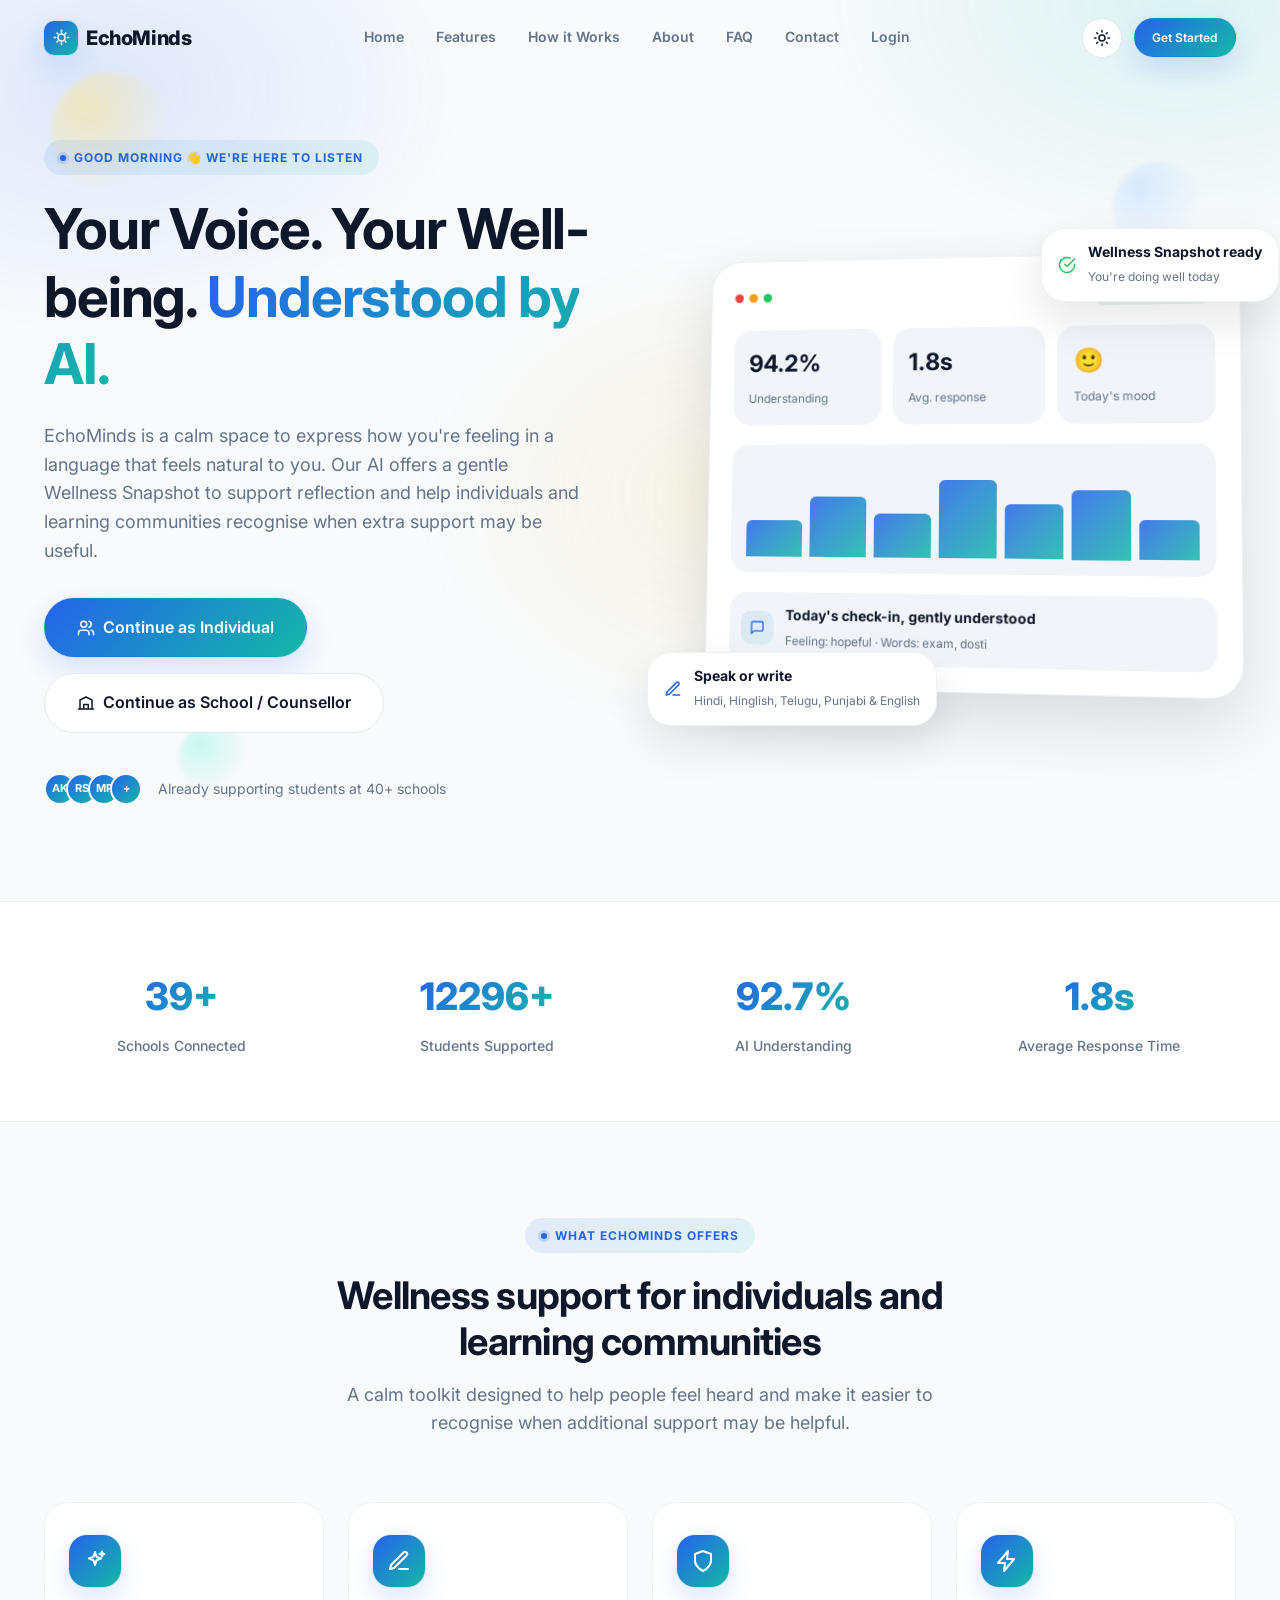
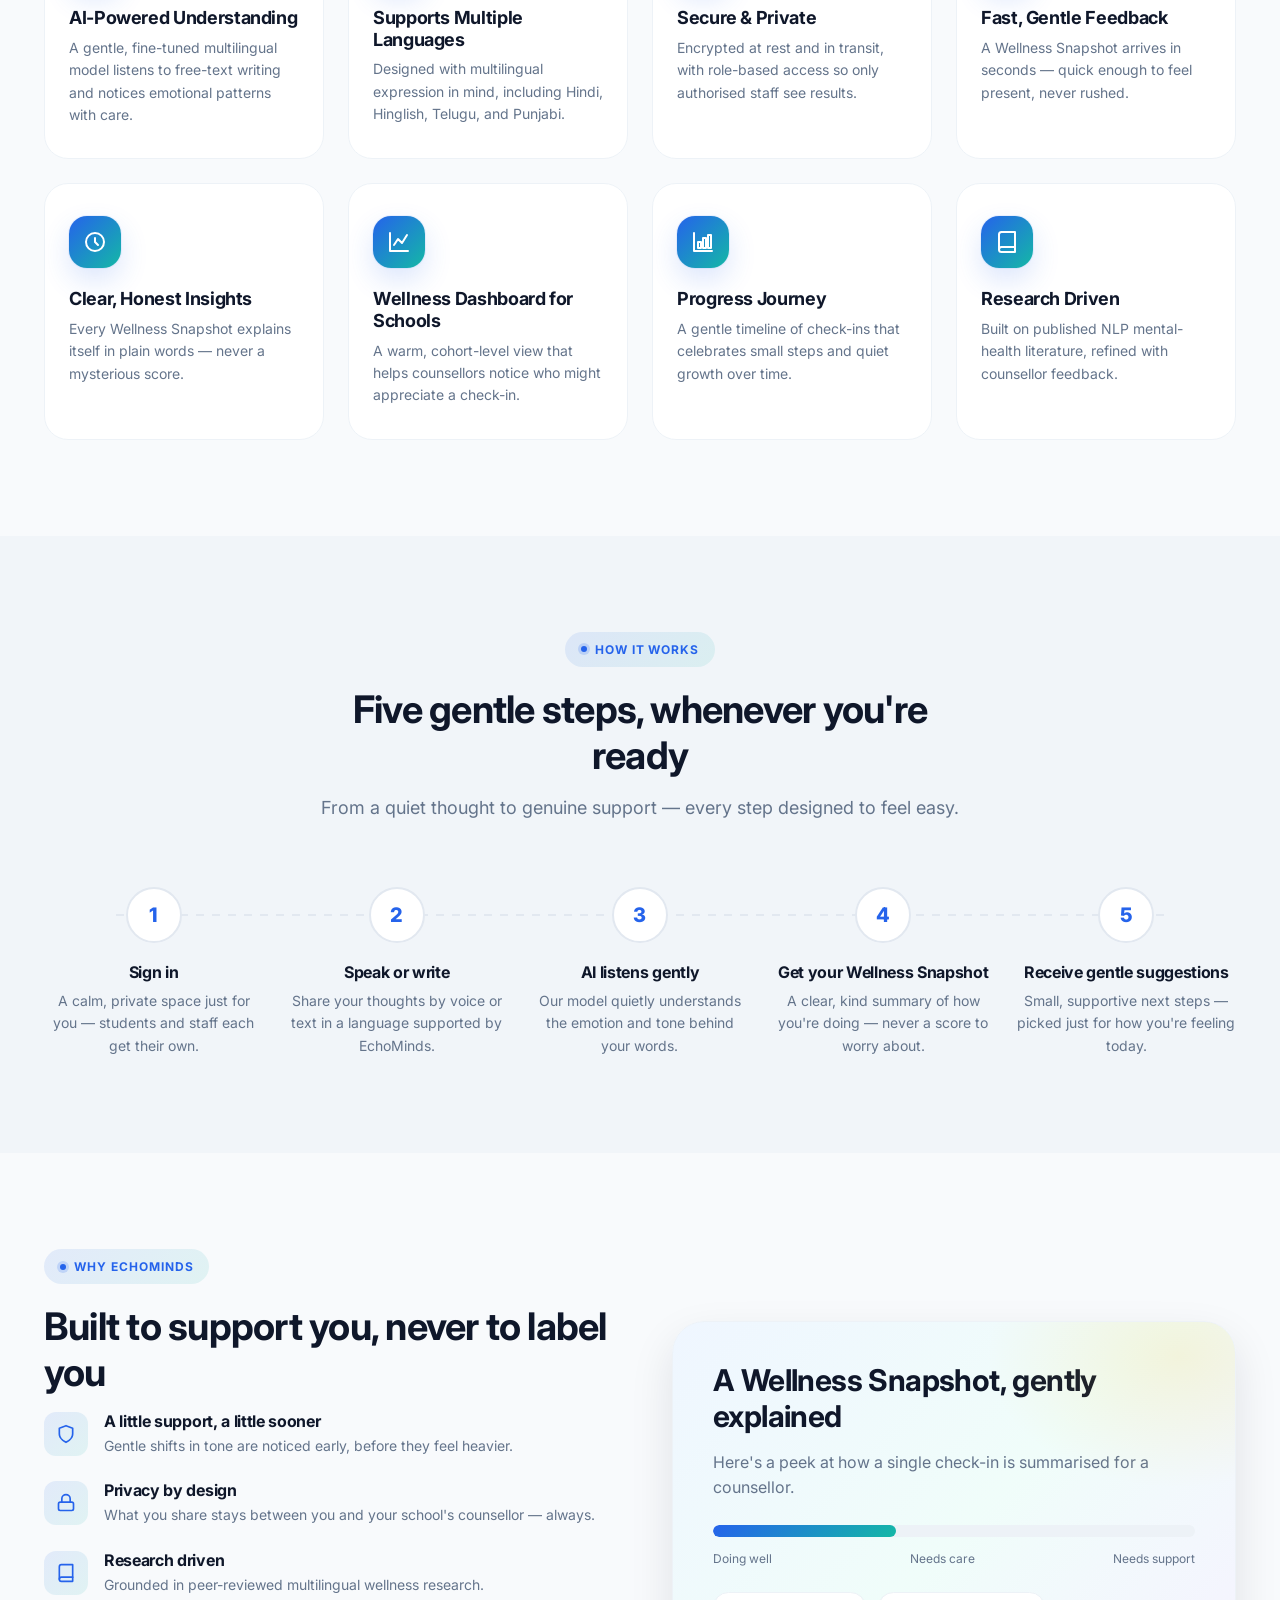
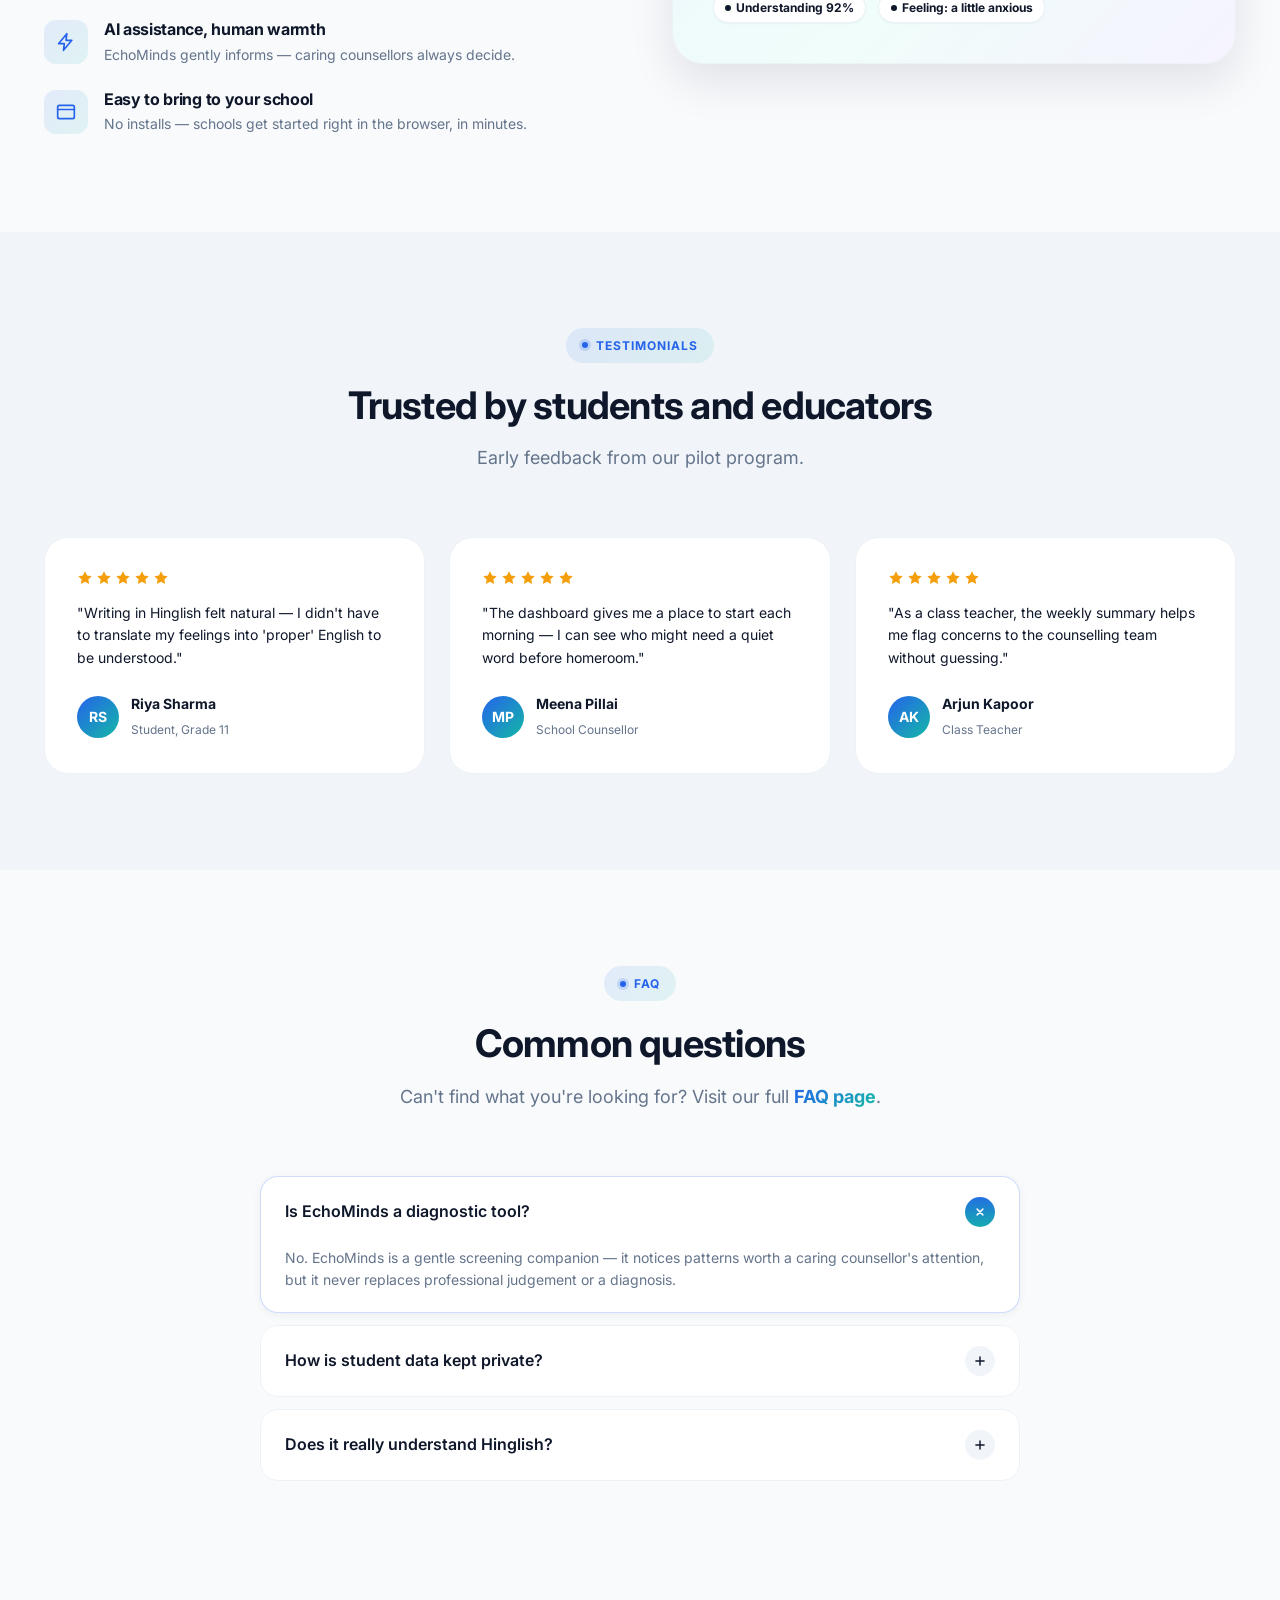
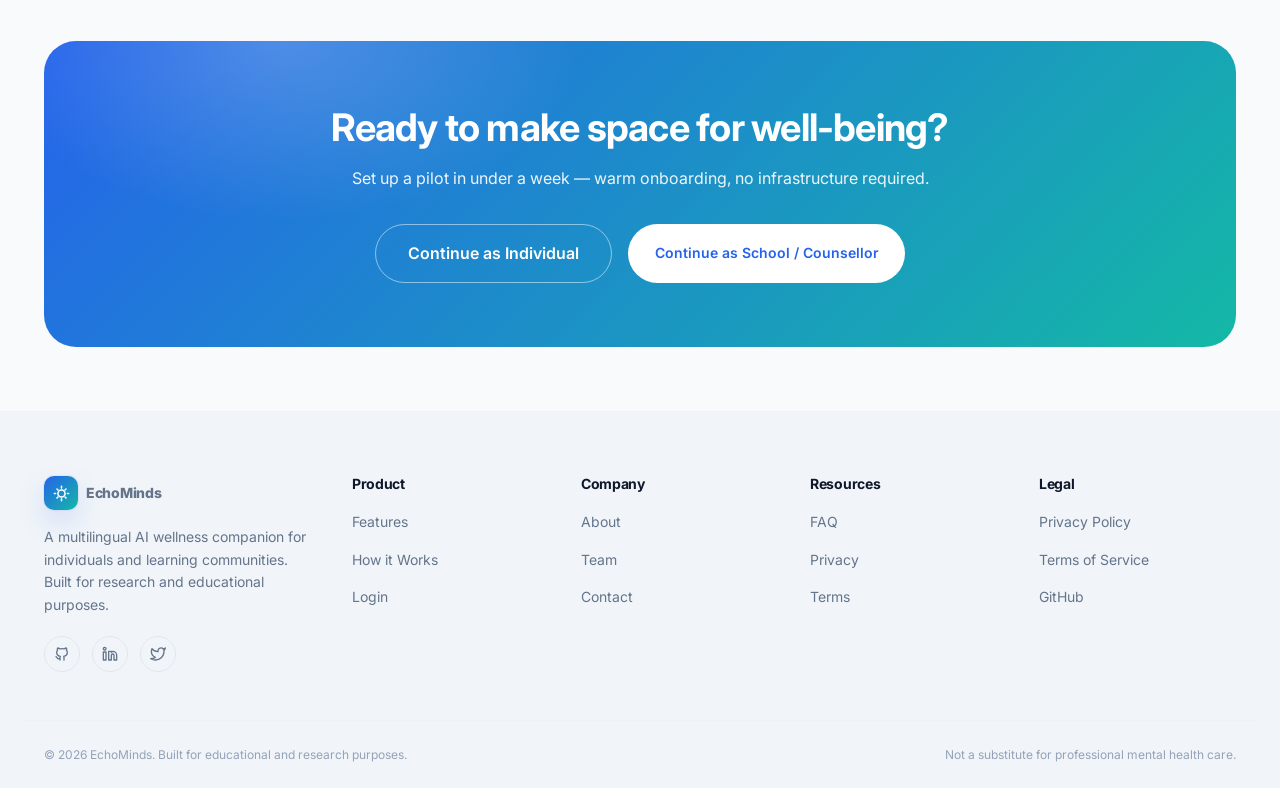
<file: frontend/index.html>
<!DOCTYPE html>
<html lang="en">
<head>
<meta charset="UTF-8">
<meta name="viewport" content="width=device-width, initial-scale=1.0">
<title>EchoMinds — Your Voice. Your Well-being. Understood by AI.</title>
<meta name="description" content="EchoMinds is a multilingual AI wellness companion for individuals and learning communities, offering a gentle Wellness Snapshot to support reflection and well-being.">
<link rel="preconnect" href="https://fonts.googleapis.com">
<link rel="preconnect" href="https://fonts.gstatic.com" crossorigin>
<link href="https://fonts.googleapis.com/css2?family=Inter:wght@400;500;600;700;800&display=swap" rel="stylesheet">
<link rel="stylesheet" href="css/style.css">
<link rel="stylesheet" href="css/components.css">
<link rel="stylesheet" href="css/responsive.css">

    <!-- Open Graph Metadata for LinkedIn Sharing -->
    <meta property="og:type" content="website">
    <meta property="og:title" content="EchoMinds | Multimodal Mental Health Risk Detection System">
    <meta property="og:description" content="An AI-powered platform that uses text and voice analysis to support mental health awareness and provide a personalised wellness snapshot.">
    <meta property="og:url" content="https://echominds.pages.dev/">
    <meta property="og:image" content="https://echominds.pages.dev/og-image-linkedin.png">

    <!-- Twitter Card Metadata -->
    <meta name="twitter:card" content="summary_large_image">
    <meta name="twitter:title" content="EchoMinds | Multimodal Mental Health Risk Detection System">
    <meta name="twitter:description" content="Explore EchoMinds, an AI-powered platform for text and voice-based mental health state classification.">

</head>
<body>

<!-- ================= NAVBAR ================= -->
<header class="navbar" id="navbar">
  <div class="navbar__inner">
    <a href="index.html" class="brand">
      <span class="brand__mark">
        <svg viewBox="0 0 24 24" fill="none" stroke="#fff" stroke-width="2" stroke-linecap="round" stroke-linejoin="round"><circle cx="12" cy="12" r="4.5"/><path d="M12 3v2.2M12 18.8V21M4.5 12H3M21 12h-1.5M6.3 6.3l1.1 1.1M16.6 16.6l1.1 1.1M6.3 17.7l1.1-1.1M16.6 7.4l1.1-1.1"/></svg>
      </span>
      EchoMinds
    </a>

    <nav class="nav-links" id="navLinks">
      <a href="index.html">Home</a>
      <a href="index.html#features">Features</a>
      <a href="index.html#how-it-works">How it Works</a>
      <a href="index.html#why">About</a>
      <a href="faq.html">FAQ</a>
      <a href="contact.html">Contact</a>
      <a href="login.html">Login</a>
    </nav>

    <div class="navbar__actions">
      <button class="theme-toggle" data-theme-toggle aria-label="Toggle dark mode">
        <svg class="icon-sun" viewBox="0 0 24 24" fill="none" stroke="currentColor" stroke-width="2" stroke-linecap="round" stroke-linejoin="round"><circle cx="12" cy="12" r="4"/><path d="M12 2v2M12 20v2M4.9 4.9l1.4 1.4M17.7 17.7l1.4 1.4M2 12h2M20 12h2M4.9 19.1l1.4-1.4M17.7 6.3l1.4-1.4"/></svg>
        <svg class="icon-moon" viewBox="0 0 24 24" fill="none" stroke="currentColor" stroke-width="2" stroke-linecap="round" stroke-linejoin="round"><path d="M21 12.8A9 9 0 1 1 11.2 3a7 7 0 0 0 9.8 9.8Z"/></svg>
      </button>
      <a href="login.html" class="btn btn-primary btn-sm">
        <span class="btn-text-full">Get Started</span>
      </a>
      <button class="nav-toggle" id="navToggle" aria-label="Toggle menu" aria-expanded="false"><span></span></button>
    </div>
  </div>
</header>

<main>
  <!-- ================= HERO ================= -->
  <section class="hero">
    <div class="hero__bg" aria-hidden="true"></div>
    <div class="hero__blob hero__blob--1" aria-hidden="true"></div>
    <div class="hero__blob hero__blob--2" aria-hidden="true"></div>
    <div class="hero__blob hero__blob--3" aria-hidden="true"></div>
    <div class="container hero__grid">
      <div class="hero__content">
        <div class="eyebrow fade-in-up">Good morning 👋 We're here to listen</div>
        <h1 class="fade-in-up delay-1">Your Voice. Your Well-being. <span class="text-gradient">Understood by AI.</span></h1>
        <p class="fade-in-up delay-2">
          EchoMinds is a calm space to express how you're feeling in a language that feels natural to you.
          Our AI offers a gentle Wellness Snapshot to support reflection and help
          individuals and learning communities recognise when extra support may be useful.
        </p>
        <div class="hero__actions fade-in-up delay-3">
          <a href="login.html" class="btn btn-primary btn-lg">
            <svg viewBox="0 0 24 24" fill="none" stroke="currentColor" stroke-width="2" stroke-linecap="round" stroke-linejoin="round"><path d="M16 21v-2a4 4 0 0 0-4-4H6a4 4 0 0 0-4 4v2"/><circle cx="9" cy="7" r="4"/><path d="M22 21v-2a4 4 0 0 0-3-3.87M16 3.13a4 4 0 0 1 0 7.75"/></svg>
            Continue as Individual
          </a>
          <a href="login.html" class="btn btn-secondary btn-lg">
            <svg viewBox="0 0 24 24" fill="none" stroke="currentColor" stroke-width="2" stroke-linecap="round" stroke-linejoin="round"><path d="M2 20h20M4 20V8l8-4 8 4v12M9 20v-6h6v6"/></svg>
            Continue as School / Counsellor
          </a>
        </div>
        <div class="hero__meta fade-in-up delay-4">
          <div class="avatar-stack" aria-hidden="true">
            <span>AK</span><span>RS</span><span>MP</span><span>+</span>
          </div>
          <span>Already supporting students at 40+ schools</span>
        </div>
      </div>

      <div class="hero__visual fade-in-up delay-2">
        <div class="preview-card">
          <div class="preview-card__header">
            <div class="preview-card__dots"><span></span><span></span><span></span></div>
            <span class="preview-card__badge">Doing well today</span>
          </div>

          <div class="preview-mini-grid">
            <div class="preview-mini"><strong>94.2%</strong><span>Understanding</span></div>
            <div class="preview-mini"><strong>1.8s</strong><span>Avg. response</span></div>
            <div class="preview-mini"><strong>🙂</strong><span>Today's mood</span></div>
          </div>

          <div class="preview-chart" aria-hidden="true">
            <i style="height:38%"></i><i style="height:62%"></i><i style="height:45%"></i>
            <i style="height:80%"></i><i style="height:55%"></i><i style="height:70%"></i>
            <i style="height:40%"></i>
          </div>

          <div class="preview-row">
            <div class="preview-row__icon">
              <svg viewBox="0 0 24 24" fill="none" stroke="currentColor" stroke-width="2" stroke-linecap="round" stroke-linejoin="round"><path d="M21 15a2 2 0 0 1-2 2H7l-4 4V5a2 2 0 0 1 2-2h14a2 2 0 0 1 2 2z"/></svg>
            </div>
            <div>
              <strong>Today's check-in, gently understood</strong>
              <span>Feeling: hopeful · Words: exam, dosti</span>
            </div>
          </div>
        </div>

        <div class="floating-chip floating-chip--1">
          <svg viewBox="0 0 24 24" fill="none" stroke="var(--color-success)" stroke-width="2" stroke-linecap="round" stroke-linejoin="round"><path d="M22 11.08V12a10 10 0 1 1-5.93-9.14"/><path d="M22 4 12 14.01l-3-3"/></svg>
          <div><strong>Wellness Snapshot ready</strong><span>You're doing well today</span></div>
        </div>
        <div class="floating-chip floating-chip--2">
          <svg viewBox="0 0 24 24" fill="none" stroke="var(--color-primary)" stroke-width="2" stroke-linecap="round" stroke-linejoin="round"><path d="M12 20h9M16.5 3.5a2.1 2.1 0 0 1 3 3L7 19l-4 1 1-4Z"/></svg>
          <div><strong>Speak or write</strong><span>Hindi, Hinglish, Telugu, Punjabi &amp; English</span></div>
        </div>
      </div>
    </div>
  </section>

  <!-- ================= STATS ================= -->
  <section class="stats">
    <div class="container stats__grid">
      <div class="stat" data-reveal="up">
        <div class="stat__value"><span data-count-to="40" data-suffix="+">0</span></div>
        <div class="stat__label">Schools Connected</div>
      </div>
      <div class="stat" data-reveal="up" data-reveal-delay="80">
        <div class="stat__value"><span data-count-to="12500" data-suffix="+">0</span></div>
        <div class="stat__label">Students Supported</div>
      </div>
      <div class="stat" data-reveal="up" data-reveal-delay="160">
        <div class="stat__value"><span data-count-to="94.2" data-decimals="1" data-suffix="%">0</span></div>
        <div class="stat__label">AI Understanding</div>
      </div>
      <div class="stat" data-reveal="up" data-reveal-delay="240">
        <div class="stat__value"><span data-count-to="1.8" data-decimals="1" data-suffix="s">0</span></div>
        <div class="stat__label">Average Response Time</div>
      </div>
    </div>
  </section>

  <!-- ================= FEATURES ================= -->
  <section class="section" id="features">
    <div class="container">
      <div class="section-head" data-reveal="up">
        <div class="eyebrow">What EchoMinds offers</div>
        <h2 class="section-title">Wellness support for individuals and learning communities</h2>
        <p class="section-subtitle">A calm toolkit designed to help people feel heard and make it easier to recognise when additional support may be helpful.</p>
      </div>

      <div class="features__grid">
        <article class="feature-card" data-reveal="up">
          <div class="feature-card__icon">
            <svg viewBox="0 0 24 24" fill="none" stroke="currentColor" stroke-width="2" stroke-linecap="round" stroke-linejoin="round"><path d="M12 3l1.6 4.9L18 9.5l-4.4 1.6L12 16l-1.6-4.9L6 9.5l4.4-1.6L12 3Z"/><path d="M19 2.5l.6 1.9 1.9.6-1.9.6-.6 1.9-.6-1.9-1.9-.6 1.9-.6.6-1.9Z"/></svg>
          </div>
          <h3>AI-Powered Understanding</h3>
          <p>A gentle, fine-tuned multilingual model listens to free-text writing and notices emotional patterns with care.</p>
        </article>

        <article class="feature-card" data-reveal="up" data-reveal-delay="60">
          <div class="feature-card__icon">
            <svg viewBox="0 0 24 24" fill="none" stroke="currentColor" stroke-width="2" stroke-linecap="round" stroke-linejoin="round"><path d="M12 20h9M16.5 3.5a2.1 2.1 0 0 1 3 3L7 19l-4 1 1-4Z"/></svg>
          </div>
          <h3>Supports Multiple Languages</h3>
          <p>Designed with multilingual expression in mind, including Hindi, Hinglish, Telugu, and Punjabi.</p>
        </article>

        <article class="feature-card" data-reveal="up" data-reveal-delay="120">
          <div class="feature-card__icon">
            <svg viewBox="0 0 24 24" fill="none" stroke="currentColor" stroke-width="2" stroke-linecap="round" stroke-linejoin="round"><path d="M12 22s8-4 8-10V5l-8-3-8 3v7c0 6 8 10 8 10Z"/></svg>
          </div>
          <h3>Secure &amp; Private</h3>
          <p>Encrypted at rest and in transit, with role-based access so only authorised staff see results.</p>
        </article>

        <article class="feature-card" data-reveal="up" data-reveal-delay="180">
          <div class="feature-card__icon">
            <svg viewBox="0 0 24 24" fill="none" stroke="currentColor" stroke-width="2" stroke-linecap="round" stroke-linejoin="round"><path d="M13 2 3 14h7l-1 8 10-12h-7l1-8Z"/></svg>
          </div>
          <h3>Fast, Gentle Feedback</h3>
          <p>A Wellness Snapshot arrives in seconds — quick enough to feel present, never rushed.</p>
        </article>

        <article class="feature-card" data-reveal="up" data-reveal-delay="60">
          <div class="feature-card__icon">
            <svg viewBox="0 0 24 24" fill="none" stroke="currentColor" stroke-width="2" stroke-linecap="round" stroke-linejoin="round"><circle cx="12" cy="12" r="9"/><path d="M12 8v4l3 3"/></svg>
          </div>
          <h3>Clear, Honest Insights</h3>
          <p>Every Wellness Snapshot explains itself in plain words — never a mysterious score.</p>
        </article>

        <article class="feature-card" data-reveal="up" data-reveal-delay="120">
          <div class="feature-card__icon">
            <svg viewBox="0 0 24 24" fill="none" stroke="currentColor" stroke-width="2" stroke-linecap="round" stroke-linejoin="round"><path d="M3 3v18h18M7 15l4-6 4 4 5-8"/></svg>
          </div>
          <h3>Wellness Dashboard for Schools</h3>
          <p>A warm, cohort-level view that helps counsellors notice who might appreciate a check-in.</p>
        </article>

        <article class="feature-card" data-reveal="up" data-reveal-delay="180">
          <div class="feature-card__icon">
            <svg viewBox="0 0 24 24" fill="none" stroke="currentColor" stroke-width="2" stroke-linecap="round" stroke-linejoin="round"><path d="M3 3v18h18"/><rect x="7" y="12" width="3" height="6"/><rect x="12" y="8" width="3" height="10"/><rect x="17" y="5" width="3" height="13"/></svg>
          </div>
          <h3>Progress Journey</h3>
          <p>A gentle timeline of check-ins that celebrates small steps and quiet growth over time.</p>
        </article>

        <article class="feature-card" data-reveal="up" data-reveal-delay="240">
          <div class="feature-card__icon">
            <svg viewBox="0 0 24 24" fill="none" stroke="currentColor" stroke-width="2" stroke-linecap="round" stroke-linejoin="round"><path d="M4 19.5A2.5 2.5 0 0 1 6.5 17H20"/><path d="M6.5 2H20v20H6.5A2.5 2.5 0 0 1 4 19.5v-15A2.5 2.5 0 0 1 6.5 2Z"/></svg>
          </div>
          <h3>Research Driven</h3>
          <p>Built on published NLP mental-health literature, refined with counsellor feedback.</p>
        </article>
      </div>
    </div>
  </section>

  <!-- ================= HOW IT WORKS ================= -->
  <section class="section" id="how-it-works" style="background:var(--color-bg-alt)">
    <div class="container">
      <div class="section-head" data-reveal="up">
        <div class="eyebrow">How it works</div>
        <h2 class="section-title">Five gentle steps, whenever you're ready</h2>
        <p class="section-subtitle">From a quiet thought to genuine support — every step designed to feel easy.</p>
      </div>

      <div class="timeline">
        <div class="timeline-step" data-reveal="up">
          <div class="timeline-step__num">1</div>
          <h4>Sign in</h4>
          <p>A calm, private space just for you — students and staff each get their own.</p>
        </div>
        <div class="timeline-step" data-reveal="up" data-reveal-delay="80">
          <div class="timeline-step__num">2</div>
          <h4>Speak or write</h4>
          <p>Share your thoughts by voice or text in a language supported by EchoMinds.</p>
        </div>
        <div class="timeline-step" data-reveal="up" data-reveal-delay="160">
          <div class="timeline-step__num">3</div>
          <h4>AI listens gently</h4>
          <p>Our model quietly understands the emotion and tone behind your words.</p>
        </div>
        <div class="timeline-step" data-reveal="up" data-reveal-delay="240">
          <div class="timeline-step__num">4</div>
          <h4>Get your Wellness Snapshot</h4>
          <p>A clear, kind summary of how you're doing — never a score to worry about.</p>
        </div>
        <div class="timeline-step" data-reveal="up" data-reveal-delay="320">
          <div class="timeline-step__num">5</div>
          <h4>Receive gentle suggestions</h4>
          <p>Small, supportive next steps — picked just for how you're feeling today.</p>
        </div>
      </div>
    </div>
  </section>

  <!-- ================= WHY ECHOMINDS ================= -->
  <section class="section" id="why">
    <div class="container why__grid">
      <div data-reveal="left">
        <div class="eyebrow">Why EchoMinds</div>
        <h2 class="section-title">Built to support you, never to label you</h2>
        <div class="why-list">
          <div class="why-item">
            <div class="why-item__icon">
              <svg viewBox="0 0 24 24" fill="none" stroke="currentColor" stroke-width="2" stroke-linecap="round" stroke-linejoin="round"><path d="M12 22s8-4 8-10V5l-8-3-8 3v7c0 6 8 10 8 10Z"/></svg>
            </div>
            <div><h4>A little support, a little sooner</h4><p>Gentle shifts in tone are noticed early, before they feel heavier.</p></div>
          </div>
          <div class="why-item">
            <div class="why-item__icon">
              <svg viewBox="0 0 24 24" fill="none" stroke="currentColor" stroke-width="2" stroke-linecap="round" stroke-linejoin="round"><rect x="3" y="11" width="18" height="10" rx="2"/><path d="M7 11V7a5 5 0 0 1 10 0v4"/></svg>
            </div>
            <div><h4>Privacy by design</h4><p>What you share stays between you and your school's counsellor — always.</p></div>
          </div>
          <div class="why-item">
            <div class="why-item__icon">
              <svg viewBox="0 0 24 24" fill="none" stroke="currentColor" stroke-width="2" stroke-linecap="round" stroke-linejoin="round"><path d="M4 19.5A2.5 2.5 0 0 1 6.5 17H20"/><path d="M6.5 2H20v20H6.5A2.5 2.5 0 0 1 4 19.5v-15A2.5 2.5 0 0 1 6.5 2Z"/></svg>
            </div>
            <div><h4>Research driven</h4><p>Grounded in peer-reviewed multilingual wellness research.</p></div>
          </div>
          <div class="why-item">
            <div class="why-item__icon">
              <svg viewBox="0 0 24 24" fill="none" stroke="currentColor" stroke-width="2" stroke-linecap="round" stroke-linejoin="round"><path d="M13 2 3 14h7l-1 8 10-12h-7l1-8Z"/></svg>
            </div>
            <div><h4>AI assistance, human warmth</h4><p>EchoMinds gently informs — caring counsellors always decide.</p></div>
          </div>
          <div class="why-item">
            <div class="why-item__icon">
              <svg viewBox="0 0 24 24" fill="none" stroke="currentColor" stroke-width="2" stroke-linecap="round" stroke-linejoin="round"><rect x="2" y="4" width="20" height="16" rx="2"/><path d="M2 9h20"/></svg>
            </div>
            <div><h4>Easy to bring to your school</h4><p>No installs — schools get started right in the browser, in minutes.</p></div>
          </div>
        </div>
      </div>

      <div class="why__panel" data-reveal="right">
        <h3>A Wellness Snapshot, gently explained</h3>
        <p>Here's a peek at how a single check-in is summarised for a counsellor.</p>
        <div class="risk-meter">
          <div class="risk-meter__track"><div class="risk-meter__fill" style="--fill:38%"></div></div>
          <div class="risk-meter__labels"><span>Doing well</span><span>Needs care</span><span>Needs support</span></div>
        </div>
        <div class="flex gap-3 mt-6" style="position:relative;flex-wrap:wrap">
          <span class="badge badge-primary">Understanding 92%</span>
          <span class="badge badge-highlight">Feeling: a little anxious</span>
        </div>
      </div>
    </div>
  </section>

  <!-- ================= TESTIMONIALS ================= -->
  <section class="section" style="background:var(--color-bg-alt)">
    <div class="container">
      <div class="section-head" data-reveal="up">
        <div class="eyebrow">Testimonials</div>
        <h2 class="section-title">Trusted by students and educators</h2>
        <p class="section-subtitle">Early feedback from our pilot program.</p>
      </div>

      <div class="testimonials__grid">
        <article class="testimonial-card" data-reveal="up">
          <div class="testimonial-card__stars">
            <svg viewBox="0 0 24 24" fill="currentColor"><path d="M12 2l3.1 6.3 6.9 1-5 4.9 1.2 6.8L12 17.8 5.8 21l1.2-6.8-5-4.9 6.9-1z"/></svg>
            <svg viewBox="0 0 24 24" fill="currentColor"><path d="M12 2l3.1 6.3 6.9 1-5 4.9 1.2 6.8L12 17.8 5.8 21l1.2-6.8-5-4.9 6.9-1z"/></svg>
            <svg viewBox="0 0 24 24" fill="currentColor"><path d="M12 2l3.1 6.3 6.9 1-5 4.9 1.2 6.8L12 17.8 5.8 21l1.2-6.8-5-4.9 6.9-1z"/></svg>
            <svg viewBox="0 0 24 24" fill="currentColor"><path d="M12 2l3.1 6.3 6.9 1-5 4.9 1.2 6.8L12 17.8 5.8 21l1.2-6.8-5-4.9 6.9-1z"/></svg>
            <svg viewBox="0 0 24 24" fill="currentColor"><path d="M12 2l3.1 6.3 6.9 1-5 4.9 1.2 6.8L12 17.8 5.8 21l1.2-6.8-5-4.9 6.9-1z"/></svg>
          </div>
          <p>"Writing in Hinglish felt natural — I didn't have to translate my feelings into 'proper' English to be understood."</p>
          <div class="testimonial-card__person">
            <div class="testimonial-card__avatar">RS</div>
            <div><strong>Riya Sharma</strong><span>Student, Grade 11</span></div>
          </div>
        </article>

        <article class="testimonial-card" data-reveal="up" data-reveal-delay="100">
          <div class="testimonial-card__stars">
            <svg viewBox="0 0 24 24" fill="currentColor"><path d="M12 2l3.1 6.3 6.9 1-5 4.9 1.2 6.8L12 17.8 5.8 21l1.2-6.8-5-4.9 6.9-1z"/></svg>
            <svg viewBox="0 0 24 24" fill="currentColor"><path d="M12 2l3.1 6.3 6.9 1-5 4.9 1.2 6.8L12 17.8 5.8 21l1.2-6.8-5-4.9 6.9-1z"/></svg>
            <svg viewBox="0 0 24 24" fill="currentColor"><path d="M12 2l3.1 6.3 6.9 1-5 4.9 1.2 6.8L12 17.8 5.8 21l1.2-6.8-5-4.9 6.9-1z"/></svg>
            <svg viewBox="0 0 24 24" fill="currentColor"><path d="M12 2l3.1 6.3 6.9 1-5 4.9 1.2 6.8L12 17.8 5.8 21l1.2-6.8-5-4.9 6.9-1z"/></svg>
            <svg viewBox="0 0 24 24" fill="currentColor"><path d="M12 2l3.1 6.3 6.9 1-5 4.9 1.2 6.8L12 17.8 5.8 21l1.2-6.8-5-4.9 6.9-1z"/></svg>
          </div>
          <p>"The dashboard gives me a place to start each morning — I can see who might need a quiet word before homeroom."</p>
          <div class="testimonial-card__person">
            <div class="testimonial-card__avatar">MP</div>
            <div><strong>Meena Pillai</strong><span>School Counsellor</span></div>
          </div>
        </article>

        <article class="testimonial-card" data-reveal="up" data-reveal-delay="200">
          <div class="testimonial-card__stars">
            <svg viewBox="0 0 24 24" fill="currentColor"><path d="M12 2l3.1 6.3 6.9 1-5 4.9 1.2 6.8L12 17.8 5.8 21l1.2-6.8-5-4.9 6.9-1z"/></svg>
            <svg viewBox="0 0 24 24" fill="currentColor"><path d="M12 2l3.1 6.3 6.9 1-5 4.9 1.2 6.8L12 17.8 5.8 21l1.2-6.8-5-4.9 6.9-1z"/></svg>
            <svg viewBox="0 0 24 24" fill="currentColor"><path d="M12 2l3.1 6.3 6.9 1-5 4.9 1.2 6.8L12 17.8 5.8 21l1.2-6.8-5-4.9 6.9-1z"/></svg>
            <svg viewBox="0 0 24 24" fill="currentColor"><path d="M12 2l3.1 6.3 6.9 1-5 4.9 1.2 6.8L12 17.8 5.8 21l1.2-6.8-5-4.9 6.9-1z"/></svg>
            <svg viewBox="0 0 24 24" fill="currentColor"><path d="M12 2l3.1 6.3 6.9 1-5 4.9 1.2 6.8L12 17.8 5.8 21l1.2-6.8-5-4.9 6.9-1z"/></svg>
          </div>
          <p>"As a class teacher, the weekly summary helps me flag concerns to the counselling team without guessing."</p>
          <div class="testimonial-card__person">
            <div class="testimonial-card__avatar">AK</div>
            <div><strong>Arjun Kapoor</strong><span>Class Teacher</span></div>
          </div>
        </article>
      </div>
    </div>
  </section>

  <!-- ================= FAQ PREVIEW ================= -->
  <section class="section">
    <div class="container">
      <div class="section-head" data-reveal="up">
        <div class="eyebrow">FAQ</div>
        <h2 class="section-title">Common questions</h2>
        <p class="section-subtitle">Can't find what you're looking for? Visit our full <a href="faq.html" class="text-gradient" style="font-weight:700">FAQ page</a>.</p>
      </div>

      <div class="accordion" data-single-open data-reveal="up">
        <div class="accordion-item is-open">
          <button class="accordion-trigger">
            Is EchoMinds a diagnostic tool?
            <span class="accordion-trigger__icon"><svg viewBox="0 0 24 24" fill="none" stroke="currentColor" stroke-width="2.5" stroke-linecap="round"><path d="M12 5v14M5 12h14"/></svg></span>
          </button>
          <div class="accordion-panel"><div class="accordion-panel__inner">
            <p>No. EchoMinds is a gentle screening companion — it notices patterns worth a caring counsellor's attention, but it never replaces professional judgement or a diagnosis.</p>
          </div></div>
        </div>
        <div class="accordion-item">
          <button class="accordion-trigger">
            How is student data kept private?
            <span class="accordion-trigger__icon"><svg viewBox="0 0 24 24" fill="none" stroke="currentColor" stroke-width="2.5" stroke-linecap="round"><path d="M12 5v14M5 12h14"/></svg></span>
          </button>
          <div class="accordion-panel"><div class="accordion-panel__inner">
            <p>All submissions are encrypted in transit and at rest. Access is role-based, so only authorised school staff can view individual results.</p>
          </div></div>
        </div>
        <div class="accordion-item">
          <button class="accordion-trigger">
            Does it really understand Hinglish?
            <span class="accordion-trigger__icon"><svg viewBox="0 0 24 24" fill="none" stroke="currentColor" stroke-width="2.5" stroke-linecap="round"><path d="M12 5v14M5 12h14"/></svg></span>
          </button>
          <div class="accordion-panel"><div class="accordion-panel__inner">
            <p>Yes — the underlying transformer was fine-tuned specifically on code-mixed Hindi-English text collected from student writing samples.</p>
          </div></div>
        </div>
      </div>
    </div>
  </section>

  <!-- ================= CTA BAND ================= -->
  <section class="container section-tight">
    <div class="cta-band" data-reveal="scale">
      <h2>Ready to make space for well-being?</h2>
      <p>Set up a pilot in under a week — warm onboarding, no infrastructure required.</p>
      <div class="btn-group">
        <a href="login.html" class="btn btn-outline-white btn-lg">Continue as Individual</a>
        <a href="login.html" class="btn" style="background:#fff;color:var(--color-primary)">Continue as School / Counsellor</a>
      </div>
    </div>
  </section>
</main>

<!-- ================= FOOTER ================= -->
<footer class="footer">
  <div class="container footer__grid">
    <div class="footer__brand">
      <a href="index.html" class="brand">
        <span class="brand__mark">
          <svg viewBox="0 0 24 24" fill="none" stroke="#fff" stroke-width="2" stroke-linecap="round" stroke-linejoin="round"><circle cx="12" cy="12" r="4.5"/><path d="M12 3v2.2M12 18.8V21M4.5 12H3M21 12h-1.5M6.3 6.3l1.1 1.1M16.6 16.6l1.1 1.1M6.3 17.7l1.1-1.1M16.6 7.4l1.1-1.1"/></svg>
        </span>
        EchoMinds
      </a>
      <p>A multilingual AI wellness companion for individuals and learning communities. Built for research and educational purposes.</p>
      <div class="footer__social">
        <a href="#" aria-label="GitHub"><svg viewBox="0 0 24 24" fill="none" stroke="currentColor" stroke-width="2" stroke-linecap="round" stroke-linejoin="round"><path d="M9 19c-4.3 1.4-4.3-2.5-6-3m12 5v-3.5c0-1 .1-1.4-.5-2 2.8-.3 5.5-1.4 5.5-6a4.6 4.6 0 0 0-1.3-3.2 4.2 4.2 0 0 0-.1-3.2s-1.1-.3-3.5 1.3a12.3 12.3 0 0 0-6.2 0C6.5 2.8 5.4 3.1 5.4 3.1a4.2 4.2 0 0 0-.1 3.2A4.6 4.6 0 0 0 4 9.5c0 4.6 2.7 5.7 5.5 6-.6.6-.6 1.2-.5 2V21"/></svg></a>
        <a href="#" aria-label="LinkedIn"><svg viewBox="0 0 24 24" fill="none" stroke="currentColor" stroke-width="2" stroke-linecap="round" stroke-linejoin="round"><path d="M16 8a6 6 0 0 1 6 6v7h-4v-7a2 2 0 0 0-4 0v7h-4V8h4v1.5A6 6 0 0 1 16 8Z"/><rect x="2" y="9" width="4" height="12"/><circle cx="4" cy="4" r="2"/></svg></a>
        <a href="#" aria-label="Twitter"><svg viewBox="0 0 24 24" fill="none" stroke="currentColor" stroke-width="2" stroke-linecap="round" stroke-linejoin="round"><path d="M23 3a10.9 10.9 0 0 1-3.1 1.5 4.5 4.5 0 0 0-7.9 3v1A10.7 10.7 0 0 1 3 4s-4 9 5 13a11.7 11.7 0 0 1-7 2c9 5 20 0 20-11.5 0-.3 0-.6-.1-.9A7.7 7.7 0 0 0 23 3Z"/></svg></a>
      </div>
    </div>

    <div>
      <h5>Product</h5>
      <ul>
        <li><a href="index.html#features">Features</a></li>
        <li><a href="index.html#how-it-works">How it Works</a></li>
        <li><a href="login.html">Login</a></li>
      </ul>
    </div>
    <div>
      <h5>Company</h5>
      <ul>
        <li><a href="index.html#why">About</a></li>
        <li><a href="contact.html">Team</a></li>
        <li><a href="contact.html">Contact</a></li>
      </ul>
    </div>
    <div>
      <h5>Resources</h5>
      <ul>
        <li><a href="faq.html">FAQ</a></li>
        <li><a href="#">Privacy</a></li>
        <li><a href="#">Terms</a></li>
      </ul>
    </div>
    <div>
      <h5>Legal</h5>
      <ul>
        <li><a href="#">Privacy Policy</a></li>
        <li><a href="#">Terms of Service</a></li>
        <li><a href="#">GitHub</a></li>
      </ul>
    </div>
  </div>
  <div class="container footer__bottom">
    <span>© <span data-current-year>2026</span> EchoMinds. Built for educational and research purposes.</span>
    <span>Not a substitute for professional mental health care.</span>
  </div>
</footer>

<script src="js/animations.js"></script>
<script src="js/app.js"></script>
</body>
</html>
</file>
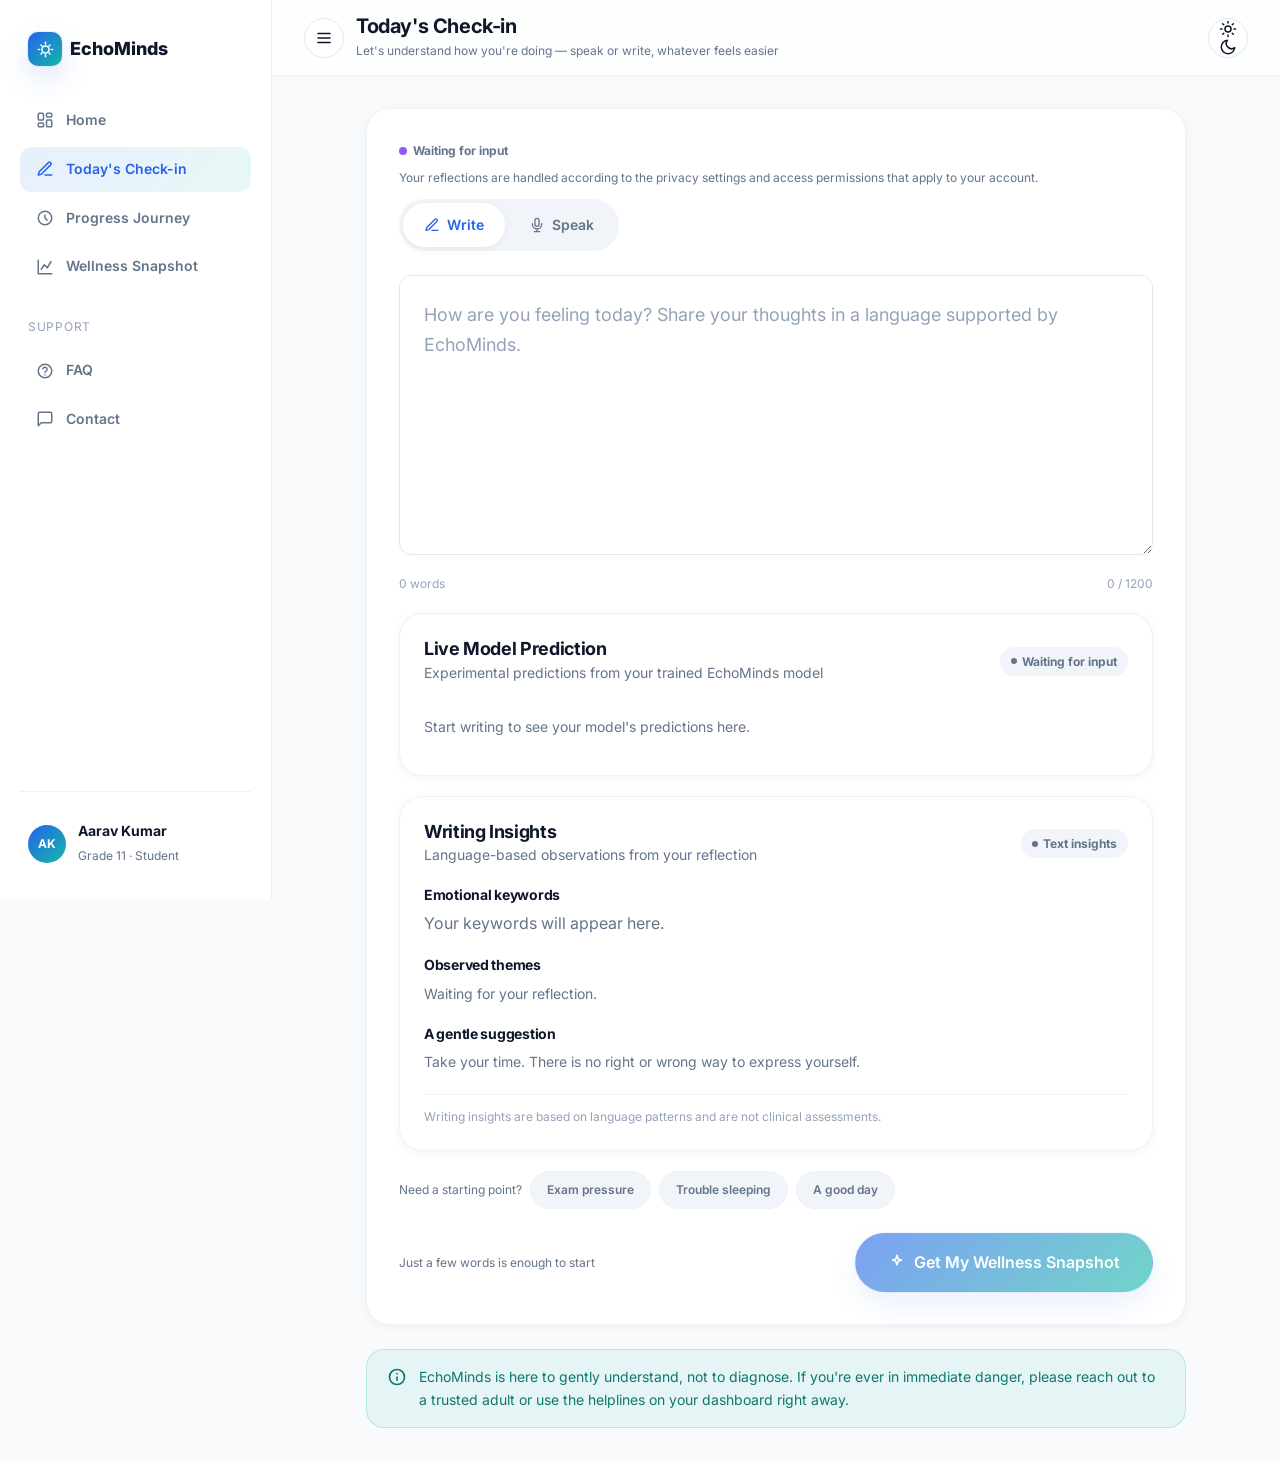
<file: frontend/assessment.html>
<!DOCTYPE html>
<html lang="en">
<head>
<meta charset="UTF-8">
<meta name="viewport" content="width=device-width, initial-scale=1.0">
<title>Today's Check-in — EchoMinds</title>
<link rel="preconnect" href="https://fonts.googleapis.com">
<link rel="preconnect" href="https://fonts.gstatic.com" crossorigin>
<link href="https://fonts.googleapis.com/css2?family=Inter:wght@400;500;600;700;800&display=swap" rel="stylesheet">
<link rel="stylesheet" href="css/style.css">
<link rel="stylesheet" href="css/components.css">
<link rel="stylesheet" href="css/dashboard.css">
<link rel="stylesheet" href="css/responsive.css">
</head>
<body class="page-ready">

<div class="app-shell">
  <div class="sidebar-overlay"></div>
  <aside class="sidebar">
    <div class="sidebar__brand">
      <span class="brand__mark">
        <svg viewBox="0 0 24 24" fill="none" stroke="#fff" stroke-width="2" stroke-linecap="round" stroke-linejoin="round"><circle cx="12" cy="12" r="4.5"/><path d="M12 3v2.2M12 18.8V21M4.5 12H3M21 12h-1.5M6.3 6.3l1.1 1.1M16.6 16.6l1.1 1.1M6.3 17.7l1.1-1.1M16.6 7.4l1.1-1.1"/></svg>
      </span>
      EchoMinds
      <button class="sidebar-close icon-btn" style="margin-left:auto" aria-label="Close menu">
        <svg viewBox="0 0 24 24" fill="none" stroke="currentColor" stroke-width="2" stroke-linecap="round" stroke-linejoin="round"><path d="M18 6 6 18M6 6l12 12"/></svg>
      </button>
    </div>
    <nav class="sidebar-nav">
      <a href="student-dashboard.html">
        <svg viewBox="0 0 24 24" fill="none" stroke="currentColor" stroke-width="2" stroke-linecap="round" stroke-linejoin="round"><rect x="3" y="3" width="7" height="9" rx="1.5"/><rect x="14" y="3" width="7" height="5" rx="1.5"/><rect x="14" y="12" width="7" height="9" rx="1.5"/><rect x="3" y="16" width="7" height="5" rx="1.5"/></svg>
        Home
      </a>
      <a href="assessment.html" class="is-active">
        <svg viewBox="0 0 24 24" fill="none" stroke="currentColor" stroke-width="2" stroke-linecap="round" stroke-linejoin="round"><path d="M12 20h9M16.5 3.5a2.1 2.1 0 0 1 3 3L7 19l-4 1 1-4Z"/></svg>
        Today's Check-in
      </a>
      <a href="history.html">
        <svg viewBox="0 0 24 24" fill="none" stroke="currentColor" stroke-width="2" stroke-linecap="round" stroke-linejoin="round"><circle cx="12" cy="12" r="9"/><path d="M12 8v4l3 3"/></svg>
        Progress Journey
      </a>
      <a href="result.html">
        <svg viewBox="0 0 24 24" fill="none" stroke="currentColor" stroke-width="2" stroke-linecap="round" stroke-linejoin="round"><path d="M3 3v18h18M7 15l4-6 4 4 5-8"/></svg>
        Wellness Snapshot
      </a>
      <div class="sidebar__section-label">Support</div>
      <a href="faq.html">
        <svg viewBox="0 0 24 24" fill="none" stroke="currentColor" stroke-width="2" stroke-linecap="round" stroke-linejoin="round"><circle cx="12" cy="12" r="9"/><path d="M9.1 9a3 3 0 0 1 5.8 1c0 2-3 2-3 4"/><path d="M12 17h.01"/></svg>
        FAQ
      </a>
      <a href="contact.html">
        <svg viewBox="0 0 24 24" fill="none" stroke="currentColor" stroke-width="2" stroke-linecap="round" stroke-linejoin="round"><path d="M21 15a2 2 0 0 1-2 2H7l-4 4V5a2 2 0 0 1 2-2h14a2 2 0 0 1 2 2z"/></svg>
        Contact
      </a>
    </nav>
    <div class="sidebar__footer">
      <a href="profile.html" style="display:block">
        <div class="sidebar__user">
          <div class="table-avatar">AK</div>
          <div><strong>Aarav Kumar</strong><span>Grade 11 · Student</span></div>
        </div>
      </a>
    </div>
  </aside>

  <div class="main-area">
    <header class="topbar">
      <div class="flex items-center gap-3">
        <button class="sidebar-toggle icon-btn" aria-label="Open menu">
          <svg viewBox="0 0 24 24" fill="none" stroke="currentColor" stroke-width="2" stroke-linecap="round" stroke-linejoin="round"><path d="M4 6h16M4 12h16M4 18h16"/></svg>
        </button>
        <div>
          <h1>Today's Check-in</h1>
          <div class="topbar__meta">Let's understand how you're doing — speak or write, whatever feels easier</div>
        </div>
      </div>
      <div class="topbar__actions">
        <button class="icon-btn" data-theme-toggle aria-label="Toggle dark mode">
          <svg class="icon-sun" viewBox="0 0 24 24" fill="none" stroke="currentColor" stroke-width="2" stroke-linecap="round" stroke-linejoin="round"><circle cx="12" cy="12" r="4"/><path d="M12 2v2M12 20v2M4.9 4.9l1.4 1.4M17.7 17.7l1.4 1.4M2 12h2M20 12h2M4.9 19.1l1.4-1.4M17.7 6.3l1.4-1.4"/></svg>
          <svg class="icon-moon" viewBox="0 0 24 24" fill="none" stroke="currentColor" stroke-width="2" stroke-linecap="round" stroke-linejoin="round"><path d="M21 12.8A9 9 0 1 1 11.2 3a7 7 0 0 0 9.8 9.8Z"/></svg>
        </button>
      </div>
    </header>

    <main class="dashboard-content">
      <div class="assessment-shell">
        <div class="card card-lg" data-reveal="up">
          <div class="assessment-toolbar">
            <span class="lang-indicator"><i></i><span id="lang-indicator">Waiting for input</span></span>
            <span>Your reflections are handled according to the privacy settings and access permissions that apply to your account.</span>
          </div>

          <!-- Write / Speak tabs -->
          <div class="composer-tabs" role="tablist">
            <button type="button" class="is-active" data-composer-tab="write" role="tab" aria-selected="true">
              <svg viewBox="0 0 24 24" fill="none" stroke="currentColor" stroke-width="2" stroke-linecap="round" stroke-linejoin="round"><path d="M12 20h9M16.5 3.5a2.1 2.1 0 0 1 3 3L7 19l-4 1 1-4Z"/></svg>
              Write
            </button>
            <button type="button" data-composer-tab="speak" role="tab" aria-selected="false">
              <svg viewBox="0 0 24 24" fill="none" stroke="currentColor" stroke-width="2" stroke-linecap="round" stroke-linejoin="round"><path d="M12 2a3 3 0 0 0-3 3v6a3 3 0 0 0 6 0V5a3 3 0 0 0-3-3Z"/><path d="M19 10v1a7 7 0 0 1-14 0v-1M12 18v4M8 22h8"/></svg>
              Speak
            </button>
          </div>

          <!-- ===== Write panel ===== -->
          <div class="composer-panel is-active" id="panel-write">
            <div class="assessment-textarea-wrap">
              <textarea id="assessment-textarea" class="textarea" maxlength="1200"
                placeholder="How are you feeling today? Share your thoughts in a language supported by EchoMinds."></textarea>
            </div>

            <div class="assessment-meta">
              <span id="word-count">0 words</span>
              <span id="char-count">0 / 1200</span>
            </div>

            <!-- Live AI Model Prediction -->
            <section class="live-analysis card" id="live-analysis" aria-live="polite">
              <div class="card__head">
                <div>
                  <h3>Live Model Prediction</h3>
                  <p>Experimental predictions from your trained EchoMinds model</p>
                </div>
                <span class="badge badge-neutral" id="prediction-status">Waiting for input</span>
              </div>

              <p class="live-analysis__empty" id="prediction-empty">
                Start writing to see your model's predictions here.
              </p>

              <div id="prediction-results" hidden>
                <div class="prediction-row">
                  <div class="prediction-label"><span>Normal</span><strong id="pred-normal-value">0%</strong></div>
                  <div class="prediction-track"><div class="prediction-fill prediction-normal" id="pred-normal-bar"></div></div>
                </div>
                <div class="prediction-row">
                  <div class="prediction-label"><span>Stress</span><strong id="pred-stress-value">0%</strong></div>
                  <div class="prediction-track"><div class="prediction-fill prediction-stress" id="pred-stress-bar"></div></div>
                </div>
                <div class="prediction-row">
                  <div class="prediction-label"><span>Severe</span><strong id="pred-severe-value">0%</strong></div>
                  <div class="prediction-track"><div class="prediction-fill prediction-severe" id="pred-severe-bar"></div></div>
                </div>
                <p class="live-analysis__result" id="prediction-summary"></p>
              </div>
            </section>

            <!-- Live Writing Insights -->
            <section class="live-analysis card" id="writing-insights">
              <div class="card__head">
                <div>
                  <h3>Writing Insights</h3>
                  <p>Language-based observations from your reflection</p>
                </div>
                <span class="badge badge-neutral">Text insights</span>
              </div>

              <div class="insight-group">
                <h4>Emotional keywords</h4>
                <div id="insight-keywords" class="insight-tags">
                  <span class="text-secondary">Your keywords will appear here.</span>
                </div>
              </div>

              <div class="insight-group">
                <h4>Observed themes</h4>
                <p id="insight-themes" class="text-secondary">Waiting for your reflection.</p>
              </div>

              <div class="insight-group">
                <h4>A gentle suggestion</h4>
                <p id="insight-suggestion" class="text-secondary">
                  Take your time. There is no right or wrong way to express yourself.
                </p>
              </div>

              <p class="live-analysis__disclaimer">
                Writing insights are based on language patterns and are not clinical assessments.
              </p>
            </section>


            <div class="assessment-prompts">
              <span class="text-xs text-secondary" style="align-self:center">Need a starting point?</span>
              <button type="button" data-prompt="Aaj kal padhai ka bahut pressure feel ho raha hai, dost bhi busy rehte hain...">Exam pressure</button>
              <button type="button" data-prompt="Mujhe raat ko neend nahi aati, dimag mein bahut sare thoughts chalte rehte hain...">Trouble sleeping</button>
              <button type="button" data-prompt="Aaj mera din bohot accha gaya, dosto ke saath achi baat hui...">A good day</button>
            </div>

            <div class="flex justify-between items-center mt-6" style="flex-wrap:wrap;gap:var(--space-3)">
              <span class="text-xs text-secondary">Just a few words is enough to start</span>
              <button id="analyze-btn" class="btn btn-primary btn-lg" disabled>
                <svg viewBox="0 0 24 24" fill="none" stroke="currentColor" stroke-width="2" stroke-linecap="round" stroke-linejoin="round"><path d="M12 3l1.6 4.9L18 9.5l-4.4 1.6L12 16l-1.6-4.9L6 9.5l4.4-1.6L12 3Z"/></svg>
                Get My Wellness Snapshot
              </button>
            </div>
          </div>

          <!-- ===== Speak panel ===== -->
          <div class="composer-panel" id="panel-speak">
            <div class="mic-stage" id="mic-stage">
              <span class="mic-ring"></span>
              <span class="mic-ring"></span>
              <span class="mic-ring"></span>
              <button type="button" class="mic-button" id="mic-button" aria-label="Start speaking">
                <svg viewBox="0 0 24 24" fill="none" stroke="currentColor" stroke-width="2" stroke-linecap="round" stroke-linejoin="round"><path d="M12 2a3 3 0 0 0-3 3v6a3 3 0 0 0 6 0V5a3 3 0 0 0-3-3Z"/><path d="M19 10v1a7 7 0 0 1-14 0v-1M12 18v4M8 22h8"/></svg>
              </button>
            </div>

            <p class="voice-status" id="voice-status">Tap the mic whenever you're ready</p>
            <p class="voice-timer" id="voice-timer"></p>

            <div class="waveform" id="voice-waveform" aria-hidden="true">
              <span></span><span></span><span></span><span></span><span></span>
              <span></span><span></span><span></span><span></span><span></span>
              <span></span><span></span><span></span>
            </div>

            <div class="transcript-box" id="voice-transcript">Your words will gently appear here as you speak…</div>

            <div class="flex justify-between items-center mt-6" style="flex-wrap:wrap;gap:var(--space-3)">
              <span class="text-xs text-secondary">We only listen while you're speaking</span>
              <button id="voice-analyze-btn" class="btn btn-primary btn-lg" disabled>
                <svg viewBox="0 0 24 24" fill="none" stroke="currentColor" stroke-width="2" stroke-linecap="round" stroke-linejoin="round"><path d="M12 3l1.6 4.9L18 9.5l-4.4 1.6L12 16l-1.6-4.9L6 9.5l4.4-1.6L12 3Z"/></svg>
                Get My Wellness Snapshot
              </button>
            </div>
          </div>
        </div>

        <div class="alert alert-info mt-6" data-reveal="up">
          <svg viewBox="0 0 24 24" fill="none" stroke="currentColor" stroke-width="2" stroke-linecap="round" stroke-linejoin="round"><circle cx="12" cy="12" r="9"/><path d="M12 16v-4M12 8h.01"/></svg>
          <div>EchoMinds is here to gently understand, not to diagnose. If you're ever in immediate danger, please reach out to a trusted adult or use the helplines on your dashboard right away.</div>
        </div>
      </div>
    </main>
  </div>
</div>

<!-- ================= AI THINKING OVERLAY ================= -->
<div class="analyze-overlay" id="analyze-overlay">
  <div class="thinking-orb" aria-hidden="true"></div>
  <div class="text-center">
    <h3>Give us a moment…</h3>
    <p>We're gently making sense of what you shared</p>
  </div>
  <ul class="analyze-steps">
    <li><span class="step-dot"></span> Understanding your thoughts…</li>
    <li><span class="step-dot"></span> Recognising emotions…</li>
    <li><span class="step-dot"></span> Preparing your Wellness Snapshot…</li>
    <li><span class="step-dot"></span> Finding helpful suggestions…</li>
  </ul>
</div>

<script src="js/animations.js"></script>
<script src="js/app.js"></script>
<script src="js/dashboard.js"></script>
</body>
</html>
</file>
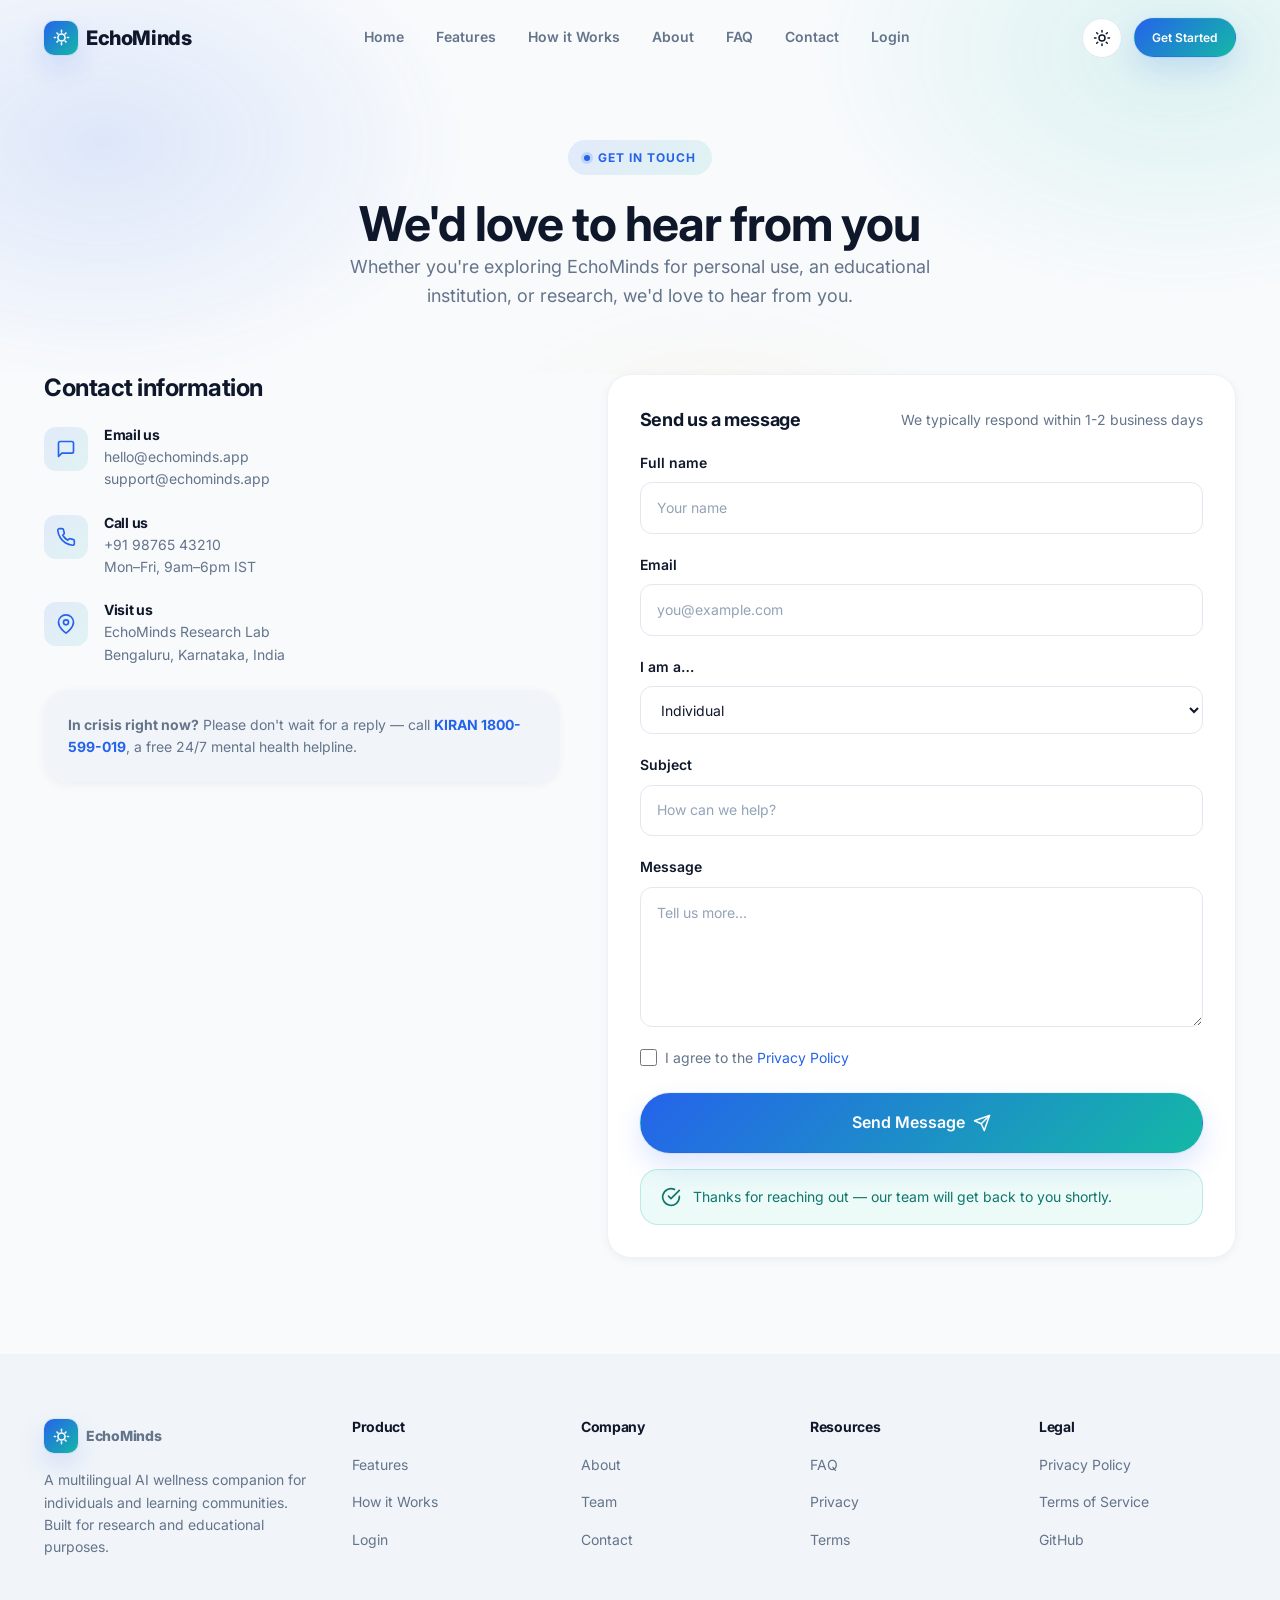
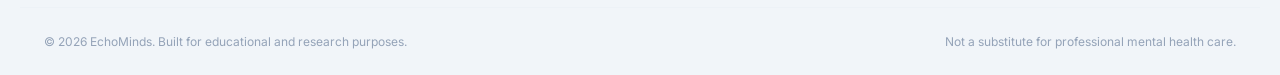
<file: frontend/contact.html>
<!DOCTYPE html>
<html lang="en">
<head>
<meta charset="UTF-8">
<meta name="viewport" content="width=device-width, initial-scale=1.0">
<title>Contact Us — EchoMinds</title>
<link rel="preconnect" href="https://fonts.googleapis.com">
<link rel="preconnect" href="https://fonts.gstatic.com" crossorigin>
<link href="https://fonts.googleapis.com/css2?family=Inter:wght@400;500;600;700;800&display=swap" rel="stylesheet">
<link rel="stylesheet" href="css/style.css">
<link rel="stylesheet" href="css/components.css">
<link rel="stylesheet" href="css/responsive.css">
<style>
  .contact-grid { display: grid; grid-template-columns: 0.9fr 1.1fr; gap: var(--space-12); align-items: start; }
  .contact-info-item { display: flex; gap: var(--space-4); margin-bottom: var(--space-6); }
  .contact-info-item__icon { width: 44px; height: 44px; border-radius: var(--radius-sm); background: var(--gradient-brand-soft); color: var(--color-primary); display: grid; place-items: center; flex-shrink: 0; }
  .contact-info-item__icon svg { width: 20px; height: 20px; }
  .contact-info-item h4 { font-size: var(--fs-sm); margin-bottom: 2px; }
  .contact-info-item p { font-size: var(--fs-sm); color: var(--color-text-secondary); }
  @media (max-width: 1023px) { .contact-grid { grid-template-columns: 1fr; } }
</style>
</head>
<body>

<header class="navbar" id="navbar">
  <div class="navbar__inner">
    <a href="index.html" class="brand">
      <span class="brand__mark"><svg viewBox="0 0 24 24" fill="none" stroke="#fff" stroke-width="2" stroke-linecap="round" stroke-linejoin="round"><circle cx="12" cy="12" r="4.5"/><path d="M12 3v2.2M12 18.8V21M4.5 12H3M21 12h-1.5M6.3 6.3l1.1 1.1M16.6 16.6l1.1 1.1M6.3 17.7l1.1-1.1M16.6 7.4l1.1-1.1"/></svg></span>
      EchoMinds
    </a>
    <nav class="nav-links" id="navLinks">
      <a href="index.html">Home</a>
      <a href="index.html#features">Features</a>
      <a href="index.html#how-it-works">How it Works</a>
      <a href="index.html#why">About</a>
      <a href="faq.html">FAQ</a>
      <a href="contact.html">Contact</a>
      <a href="login.html">Login</a>
    </nav>
    <div class="navbar__actions">
      <button class="theme-toggle" data-theme-toggle aria-label="Toggle dark mode">
        <svg class="icon-sun" viewBox="0 0 24 24" fill="none" stroke="currentColor" stroke-width="2" stroke-linecap="round" stroke-linejoin="round"><circle cx="12" cy="12" r="4"/><path d="M12 2v2M12 20v2M4.9 4.9l1.4 1.4M17.7 17.7l1.4 1.4M2 12h2M20 12h2M4.9 19.1l1.4-1.4M17.7 6.3l1.4-1.4"/></svg>
        <svg class="icon-moon" viewBox="0 0 24 24" fill="none" stroke="currentColor" stroke-width="2" stroke-linecap="round" stroke-linejoin="round"><path d="M21 12.8A9 9 0 1 1 11.2 3a7 7 0 0 0 9.8 9.8Z"/></svg>
      </button>
      <a href="login.html" class="btn btn-primary btn-sm"><span class="btn-text-full">Get Started</span></a>
      <button class="nav-toggle" id="navToggle" aria-label="Toggle menu" aria-expanded="false"><span></span></button>
    </div>
  </div>
</header>

<main>
  <section class="hero" style="padding-bottom:var(--space-16)">
    <div class="hero__bg" aria-hidden="true"></div>
    <div class="container text-center" style="max-width:680px">
      <div class="eyebrow fade-in-up" style="margin-inline:auto">Get in touch</div>
      <h1 class="fade-in-up delay-1" style="font-size:clamp(2rem,4vw,var(--fs-4xl))">We'd love to hear from you</h1>
      <p class="fade-in-up delay-2" style="color:var(--color-text-secondary);font-size:var(--fs-md)">Whether you're exploring EchoMinds for personal use, an educational institution, or research, we'd love to hear from you.</p>
    </div>
  </section>

  <section class="section" style="padding-top:0">
    <div class="container contact-grid">
      <div data-reveal="left">
        <h2 style="font-size:var(--fs-xl);margin-bottom:var(--space-6)">Contact information</h2>

        <div class="contact-info-item">
          <div class="contact-info-item__icon"><svg viewBox="0 0 24 24" fill="none" stroke="currentColor" stroke-width="2" stroke-linecap="round" stroke-linejoin="round"><path d="M21 15a2 2 0 0 1-2 2H7l-4 4V5a2 2 0 0 1 2-2h14a2 2 0 0 1 2 2z"/></svg></div>
          <div><h4>Email us</h4><p>hello@echominds.app<br>support@echominds.app</p></div>
        </div>
        <div class="contact-info-item">
          <div class="contact-info-item__icon"><svg viewBox="0 0 24 24" fill="none" stroke="currentColor" stroke-width="2" stroke-linecap="round" stroke-linejoin="round"><path d="M22 16.92v3a2 2 0 0 1-2.18 2 19.79 19.79 0 0 1-8.63-3.07 19.5 19.5 0 0 1-6-6 19.79 19.79 0 0 1-3.07-8.67A2 2 0 0 1 4.11 2h3a2 2 0 0 1 2 1.72c.13.96.36 1.9.7 2.81a2 2 0 0 1-.45 2.11L8.09 9.91a16 16 0 0 0 6 6l1.27-1.27a2 2 0 0 1 2.11-.45c.9.34 1.85.57 2.81.7A2 2 0 0 1 22 16.92Z"/></svg></div>
          <div><h4>Call us</h4><p>+91 98765 43210<br>Mon–Fri, 9am–6pm IST</p></div>
        </div>
        <div class="contact-info-item">
          <div class="contact-info-item__icon"><svg viewBox="0 0 24 24" fill="none" stroke="currentColor" stroke-width="2" stroke-linecap="round" stroke-linejoin="round"><path d="M21 10c0 7-9 13-9 13s-9-6-9-13a9 9 0 0 1 18 0Z"/><circle cx="12" cy="10" r="3"/></svg></div>
          <div><h4>Visit us</h4><p>EchoMinds Research Lab<br>Bengaluru, Karnataka, India</p></div>
        </div>

        <div class="card mt-6" style="background:var(--color-bg-alt);border:none">
          <p class="text-sm text-secondary"><strong>In crisis right now?</strong> Please don't wait for a reply — call <a href="tel:1800599019" style="color:var(--color-primary);font-weight:700">KIRAN 1800-599-019</a>, a free 24/7 mental health helpline.</p>
        </div>
      </div>

      <div class="card card-lg" data-reveal="right">
        <div class="card__head"><h3>Send us a message</h3><p>We typically respond within 1-2 business days</p></div>
        <form data-fake-submit>
          <div class="dash-grid grid-2">
            <div class="field"><label>Full name</label><input class="input" type="text" placeholder="Your name" required></div>
            <div class="field"><label>Email</label><input class="input" type="email" placeholder="you@example.com" required></div>
          </div>
          <div class="field">
            <label>I am a…</label>
            <select class="select">
              <option>Individual</option>
              <option>Student</option>
              <option>Educator</option>
              <option>School Administrator</option>
              <option>Counsellor / Teacher</option>
              <option>Researcher</option>
              <option>Other</option>
            </select>
          </div>
          <div class="field"><label>Subject</label><input class="input" type="text" placeholder="How can we help?"></div>
          <div class="field"><label>Message</label><textarea class="textarea" placeholder="Tell us more…" style="min-height:140px"></textarea></div>
          <div class="checkbox-row mt-2" style="margin-bottom:var(--space-6)">
            <input type="checkbox" id="consent" required>
            <label for="consent">I agree to the <a href="#" style="color:var(--color-primary)">Privacy Policy</a></label>
          </div>
          <button type="submit" class="btn btn-primary btn-lg btn-block">
            Send Message
            <svg viewBox="0 0 24 24" fill="none" stroke="currentColor" stroke-width="2" stroke-linecap="round" stroke-linejoin="round"><path d="m22 2-7 20-4-9-9-4Z"/><path d="M22 2 11 13"/></svg>
          </button>
          <p data-form-success hidden class="alert alert-info mt-4">
            <svg viewBox="0 0 24 24" fill="none" stroke="currentColor" stroke-width="2" stroke-linecap="round" stroke-linejoin="round"><path d="M22 11.08V12a10 10 0 1 1-5.93-9.14"/><path d="M22 4 12 14.01l-3-3"/></svg>
            <span>Thanks for reaching out — our team will get back to you shortly.</span>
          </p>
        </form>
      </div>
    </div>
  </section>
</main>

<footer class="footer">
  <div class="container footer__grid">
    <div class="footer__brand">
      <a href="index.html" class="brand">
        <span class="brand__mark"><svg viewBox="0 0 24 24" fill="none" stroke="#fff" stroke-width="2" stroke-linecap="round" stroke-linejoin="round"><circle cx="12" cy="12" r="4.5"/><path d="M12 3v2.2M12 18.8V21M4.5 12H3M21 12h-1.5M6.3 6.3l1.1 1.1M16.6 16.6l1.1 1.1M6.3 17.7l1.1-1.1M16.6 7.4l1.1-1.1"/></svg></span>
        EchoMinds
      </a>
      <p>A multilingual AI wellness companion for individuals and learning communities. Built for research and educational purposes.</p>
    </div>
    <div><h5>Product</h5><ul><li><a href="index.html#features">Features</a></li><li><a href="index.html#how-it-works">How it Works</a></li><li><a href="login.html">Login</a></li></ul></div>
    <div><h5>Company</h5><ul><li><a href="index.html#why">About</a></li><li><a href="contact.html">Team</a></li><li><a href="contact.html">Contact</a></li></ul></div>
    <div><h5>Resources</h5><ul><li><a href="faq.html">FAQ</a></li><li><a href="#">Privacy</a></li><li><a href="#">Terms</a></li></ul></div>
    <div><h5>Legal</h5><ul><li><a href="#">Privacy Policy</a></li><li><a href="#">Terms of Service</a></li><li><a href="#">GitHub</a></li></ul></div>
  </div>
  <div class="container footer__bottom">
    <span>© <span data-current-year>2026</span> EchoMinds. Built for educational and research purposes.</span>
    <span>Not a substitute for professional mental health care.</span>
  </div>
</footer>

<script src="js/animations.js"></script>
<script src="js/app.js"></script>
</body>
</html>
</file>
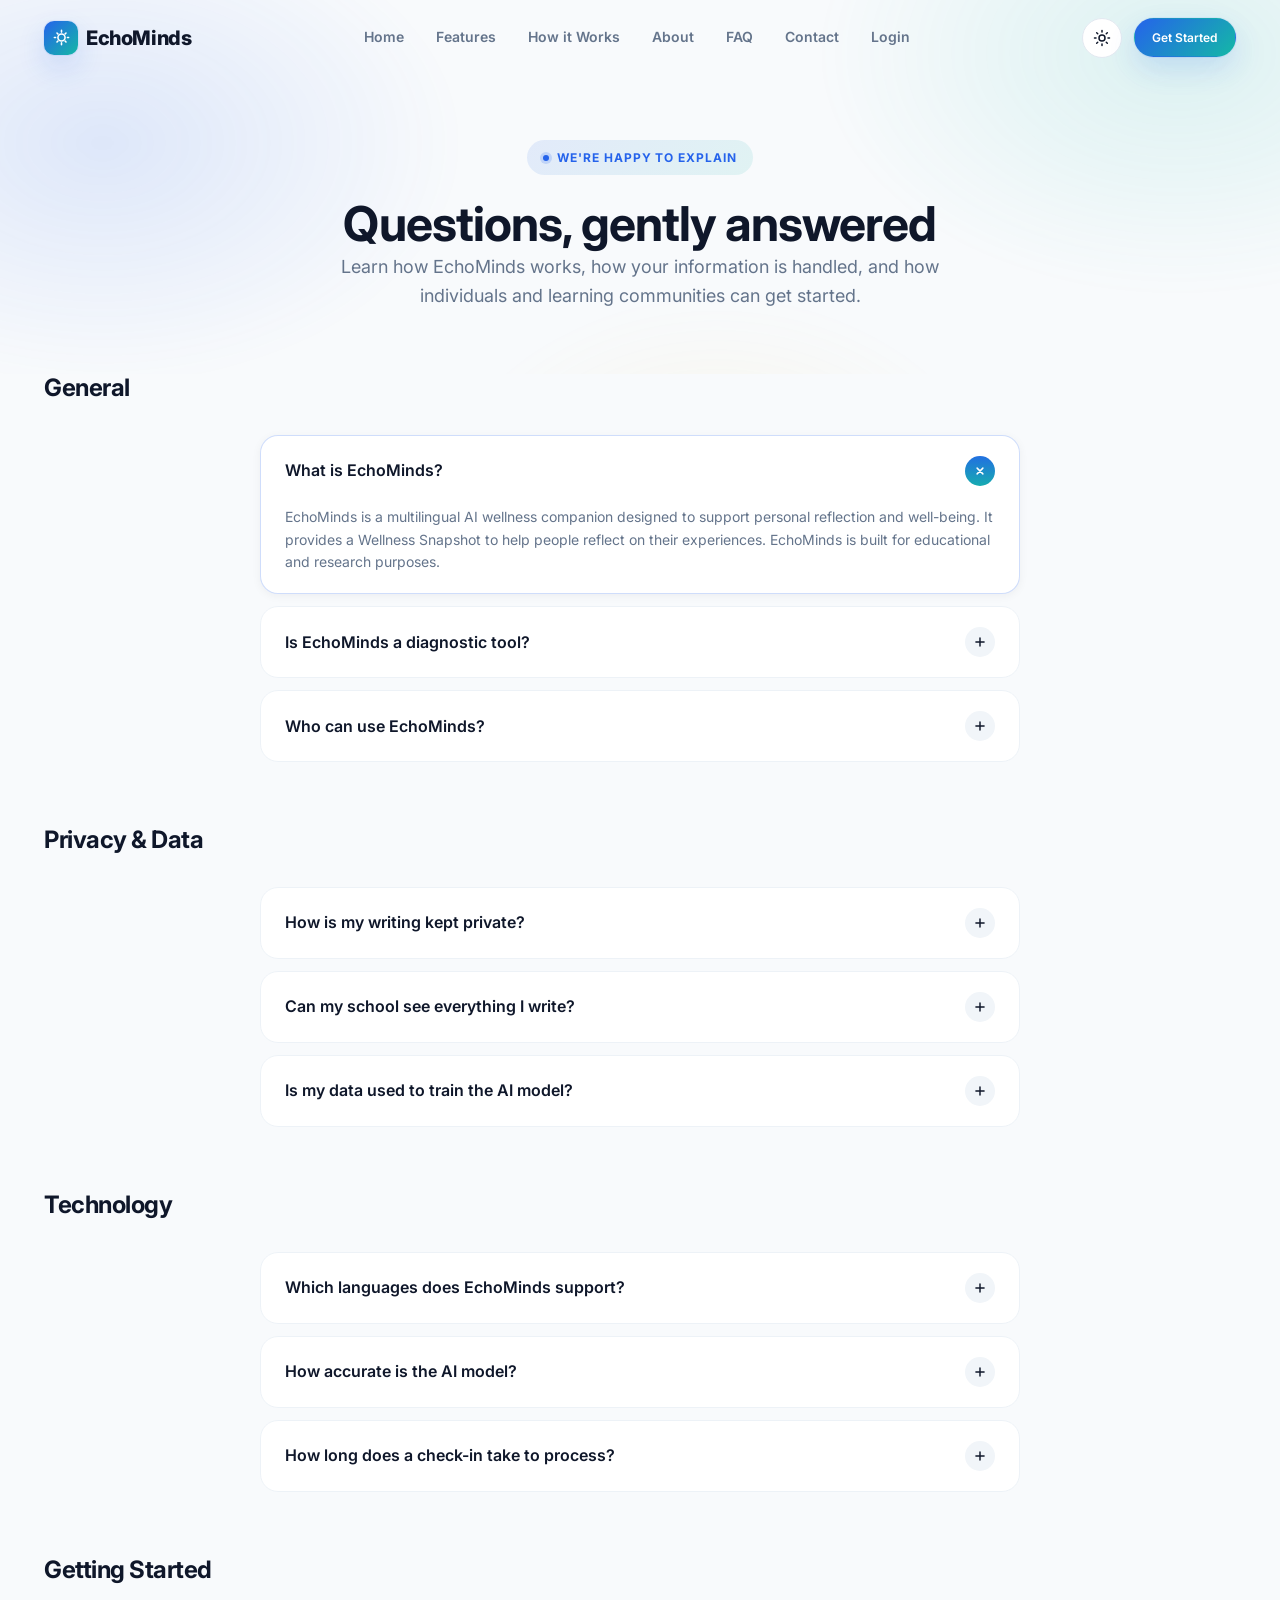
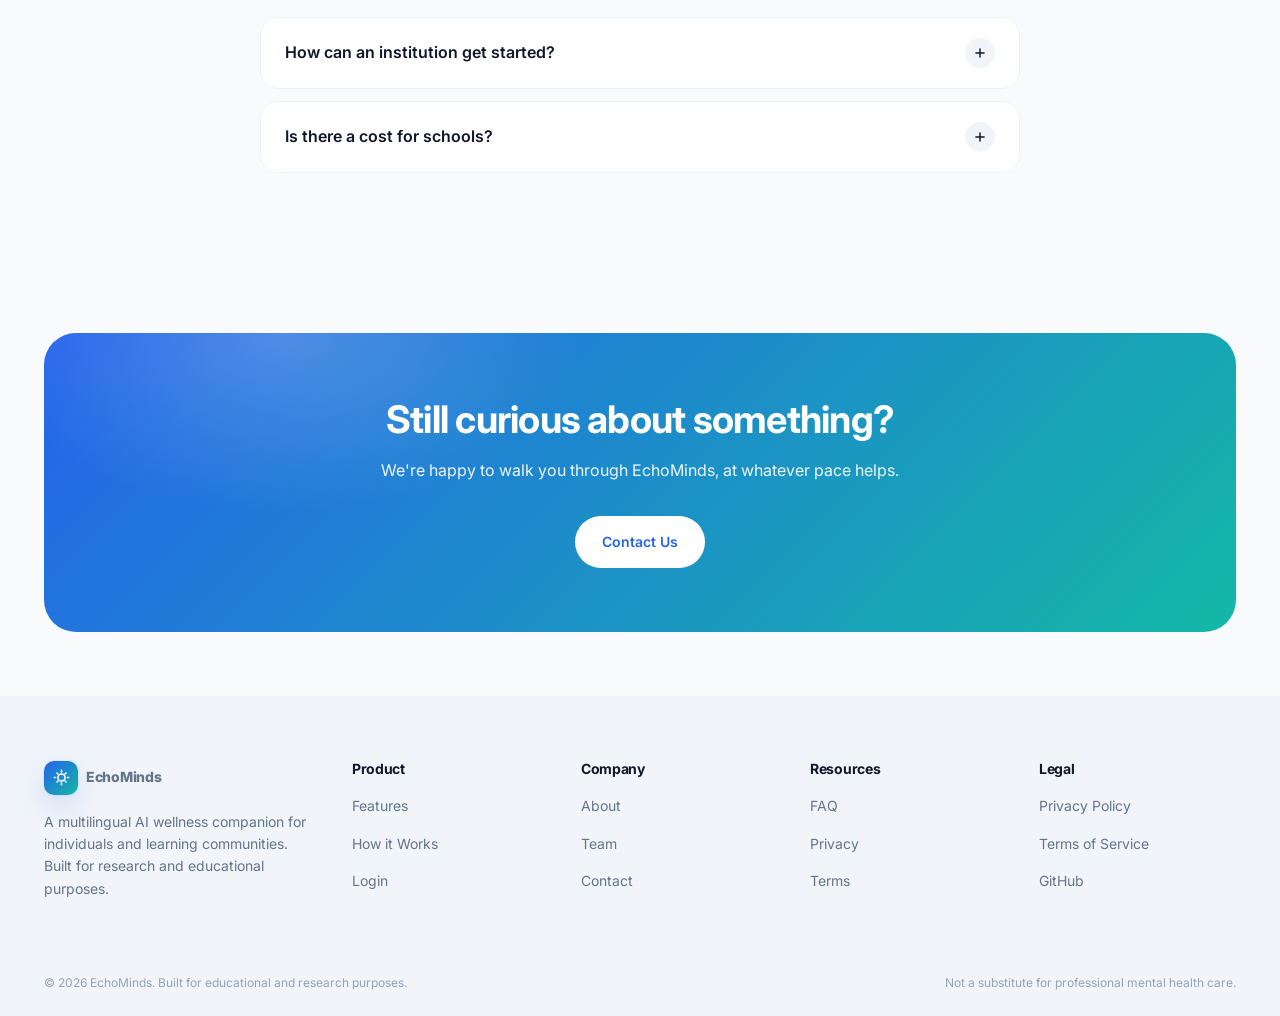
<file: frontend/faq.html>
<!DOCTYPE html>
<html lang="en">
<head>
<meta charset="UTF-8">
<meta name="viewport" content="width=device-width, initial-scale=1.0">
<title>Frequently Asked Questions — EchoMinds</title>
<link rel="preconnect" href="https://fonts.googleapis.com">
<link rel="preconnect" href="https://fonts.gstatic.com" crossorigin>
<link href="https://fonts.googleapis.com/css2?family=Inter:wght@400;500;600;700;800&display=swap" rel="stylesheet">
<link rel="stylesheet" href="css/style.css">
<link rel="stylesheet" href="css/components.css">
<link rel="stylesheet" href="css/responsive.css">
</head>
<body>

<header class="navbar" id="navbar">
  <div class="navbar__inner">
    <a href="index.html" class="brand">
      <span class="brand__mark"><svg viewBox="0 0 24 24" fill="none" stroke="#fff" stroke-width="2" stroke-linecap="round" stroke-linejoin="round"><circle cx="12" cy="12" r="4.5"/><path d="M12 3v2.2M12 18.8V21M4.5 12H3M21 12h-1.5M6.3 6.3l1.1 1.1M16.6 16.6l1.1 1.1M6.3 17.7l1.1-1.1M16.6 7.4l1.1-1.1"/></svg></span>
      EchoMinds
    </a>
    <nav class="nav-links" id="navLinks">
      <a href="index.html">Home</a>
      <a href="index.html#features">Features</a>
      <a href="index.html#how-it-works">How it Works</a>
      <a href="index.html#why">About</a>
      <a href="faq.html">FAQ</a>
      <a href="contact.html">Contact</a>
      <a href="login.html">Login</a>
    </nav>
    <div class="navbar__actions">
      <button class="theme-toggle" data-theme-toggle aria-label="Toggle dark mode">
        <svg class="icon-sun" viewBox="0 0 24 24" fill="none" stroke="currentColor" stroke-width="2" stroke-linecap="round" stroke-linejoin="round"><circle cx="12" cy="12" r="4"/><path d="M12 2v2M12 20v2M4.9 4.9l1.4 1.4M17.7 17.7l1.4 1.4M2 12h2M20 12h2M4.9 19.1l1.4-1.4M17.7 6.3l1.4-1.4"/></svg>
        <svg class="icon-moon" viewBox="0 0 24 24" fill="none" stroke="currentColor" stroke-width="2" stroke-linecap="round" stroke-linejoin="round"><path d="M21 12.8A9 9 0 1 1 11.2 3a7 7 0 0 0 9.8 9.8Z"/></svg>
      </button>
      <a href="login.html" class="btn btn-primary btn-sm"><span class="btn-text-full">Get Started</span></a>
      <button class="nav-toggle" id="navToggle" aria-label="Toggle menu" aria-expanded="false"><span></span></button>
    </div>
  </div>
</header>

<main>
  <section class="hero" style="padding-bottom:var(--space-16)">
    <div class="hero__bg" aria-hidden="true"></div>
    <div class="container text-center" style="max-width:720px">
      <div class="eyebrow fade-in-up" style="margin-inline:auto">We're happy to explain</div>
      <h1 class="fade-in-up delay-1" style="font-size:clamp(2rem,4vw,var(--fs-4xl))">Questions, gently answered</h1>
      <p class="fade-in-up delay-2" style="color:var(--color-text-secondary);font-size:var(--fs-md)">Learn how EchoMinds works, how your information is handled, and how individuals and learning communities can get started.</p>
    </div>
  </section>

  <section class="section" style="padding-top:0">
    <div class="container">

      <div class="section-head" data-reveal="up" style="text-align:left;max-width:none;margin-bottom:var(--space-8)">
        <h2 class="section-title" style="font-size:var(--fs-xl)">General</h2>
      </div>
      <div class="accordion" data-single-open data-reveal="up">
        <div class="accordion-item is-open">
          <button class="accordion-trigger">What is EchoMinds?<span class="accordion-trigger__icon"><svg viewBox="0 0 24 24" fill="none" stroke="currentColor" stroke-width="2.5" stroke-linecap="round"><path d="M12 5v14M5 12h14"/></svg></span></button>
          <div class="accordion-panel"><div class="accordion-panel__inner"><p>EchoMinds is a multilingual AI wellness companion designed to support personal reflection and well-being. It provides a Wellness Snapshot to help people reflect on their experiences. EchoMinds is built for educational and research purposes.</p></div></div>
        </div>
        <div class="accordion-item">
          <button class="accordion-trigger">Is EchoMinds a diagnostic tool?<span class="accordion-trigger__icon"><svg viewBox="0 0 24 24" fill="none" stroke="currentColor" stroke-width="2.5" stroke-linecap="round"><path d="M12 5v14M5 12h14"/></svg></span></button>
          <div class="accordion-panel"><div class="accordion-panel__inner"><p>No. It's a gentle screening companion only. Every Wellness Snapshot should be reviewed by a caring, trained counsellor before any action is taken — EchoMinds never issues a clinical diagnosis.</p></div></div>
        </div>
        <div class="accordion-item">
          <button class="accordion-trigger">Who can use EchoMinds?<span class="accordion-trigger__icon"><svg viewBox="0 0 24 24" fill="none" stroke="currentColor" stroke-width="2.5" stroke-linecap="round"><path d="M12 5v14M5 12h14"/></svg></span></button>
          <div class="accordion-panel"><div class="accordion-panel__inner"><p>Individuals can use their personal space to check in and view their Progress Journey. Where institutional features are enabled, authorised school staff can use cohort-level views to review trends and consider appropriate support.</p></div></div>
        </div>
      </div>

      <div class="section-head" data-reveal="up" style="text-align:left;max-width:none;margin:var(--space-16) 0 var(--space-8)">
        <h2 class="section-title" style="font-size:var(--fs-xl)">Privacy &amp; Data</h2>
      </div>
      <div class="accordion" data-single-open data-reveal="up">
        <div class="accordion-item">
          <button class="accordion-trigger">How is my writing kept private?<span class="accordion-trigger__icon"><svg viewBox="0 0 24 24" fill="none" stroke="currentColor" stroke-width="2.5" stroke-linecap="round"><path d="M12 5v14M5 12h14"/></svg></span></button>
          <div class="accordion-panel"><div class="accordion-panel__inner"><p>All entries are encrypted in transit and at rest. Only the student and authorised school staff (based on role) can access individual results — never third parties.</p></div></div>
        </div>
        <div class="accordion-item">
          <button class="accordion-trigger">Can my school see everything I write?<span class="accordion-trigger__icon"><svg viewBox="0 0 24 24" fill="none" stroke="currentColor" stroke-width="2.5" stroke-linecap="round"><path d="M12 5v14M5 12h14"/></svg></span></button>
          <div class="accordion-panel"><div class="accordion-panel__inner"><p>Schools see gentle wellness summaries, not necessarily every raw entry. Access is configured by your school's administrator, and always kept private.</p></div></div>
        </div>
        <div class="accordion-item">
          <button class="accordion-trigger">Is my data used to train the AI model?<span class="accordion-trigger__icon"><svg viewBox="0 0 24 24" fill="none" stroke="currentColor" stroke-width="2.5" stroke-linecap="round"><path d="M12 5v14M5 12h14"/></svg></span></button>
          <div class="accordion-panel"><div class="accordion-panel__inner"><p>No individual submissions are used without explicit, anonymised consent as part of our research partnerships.</p></div></div>
        </div>
      </div>

      <div class="section-head" data-reveal="up" style="text-align:left;max-width:none;margin:var(--space-16) 0 var(--space-8)">
        <h2 class="section-title" style="font-size:var(--fs-xl)">Technology</h2>
      </div>
      <div class="accordion" data-single-open data-reveal="up">
        <div class="accordion-item">
          <button class="accordion-trigger">Which languages does EchoMinds support?<span class="accordion-trigger__icon"><svg viewBox="0 0 24 24" fill="none" stroke="currentColor" stroke-width="2.5" stroke-linecap="round"><path d="M12 5v14M5 12h14"/></svg></span></button>
          <div class="accordion-panel"><div class="accordion-panel__inner"><p>Yes — our transformer model was fine-tuned specifically on code-mixed Hindi-English text collected from real student writing samples, so it understands natural code-switching.</p></div></div>
        </div>
        <div class="accordion-item">
          <button class="accordion-trigger">How accurate is the AI model?<span class="accordion-trigger__icon"><svg viewBox="0 0 24 24" fill="none" stroke="currentColor" stroke-width="2.5" stroke-linecap="round"><path d="M12 5v14M5 12h14"/></svg></span></button>
          <div class="accordion-panel"><div class="accordion-panel__inner"><p>Our latest model understands correctly about 94% of the time on held-out validation data. Every Wellness Snapshot also shows how clearly it understood you.</p></div></div>
        </div>
        <div class="accordion-item">
          <button class="accordion-trigger">How long does a check-in take to process?<span class="accordion-trigger__icon"><svg viewBox="0 0 24 24" fill="none" stroke="currentColor" stroke-width="2.5" stroke-linecap="round"><path d="M12 5v14M5 12h14"/></svg></span></button>
          <div class="accordion-panel"><div class="accordion-panel__inner"><p>Under 2 seconds on average, from the moment you finish to your Wellness Snapshot appearing.</p></div></div>
        </div>
      </div>

      <div class="section-head" data-reveal="up" style="text-align:left;max-width:none;margin:var(--space-16) 0 var(--space-8)">
        <h2 class="section-title" style="font-size:var(--fs-xl)">Getting Started</h2>
      </div>
      <div class="accordion" data-single-open data-reveal="up">
        <div class="accordion-item">
          <button class="accordion-trigger">How can an institution get started?<span class="accordion-trigger__icon"><svg viewBox="0 0 24 24" fill="none" stroke="currentColor" stroke-width="2.5" stroke-linecap="round"><path d="M12 5v14M5 12h14"/></svg></span></button>
          <div class="accordion-panel"><div class="accordion-panel__inner"><p>Reach out via our <a href="contact.html">contact page</a> and our team will guide you through a pilot setup — usually live within a week.</p></div></div>
        </div>
        <div class="accordion-item">
          <button class="accordion-trigger">Is there a cost for schools?<span class="accordion-trigger__icon"><svg viewBox="0 0 24 24" fill="none" stroke="currentColor" stroke-width="2.5" stroke-linecap="round"><path d="M12 5v14M5 12h14"/></svg></span></button>
          <div class="accordion-panel"><div class="accordion-panel__inner"><p>EchoMinds is currently offered free to pilot schools as part of our research program.</p></div></div>
        </div>
      </div>

    </div>
  </section>

  <section class="container section-tight">
    <div class="cta-band" data-reveal="scale">
      <h2>Still curious about something?</h2>
      <p>We're happy to walk you through EchoMinds, at whatever pace helps.</p>
      <div class="btn-group">
        <a href="contact.html" class="btn" style="background:#fff;color:var(--color-primary)">Contact Us</a>
      </div>
    </div>
  </section>
</main>

<footer class="footer">
  <div class="container footer__grid">
    <div class="footer__brand">
      <a href="index.html" class="brand">
        <span class="brand__mark"><svg viewBox="0 0 24 24" fill="none" stroke="#fff" stroke-width="2" stroke-linecap="round" stroke-linejoin="round"><circle cx="12" cy="12" r="4.5"/><path d="M12 3v2.2M12 18.8V21M4.5 12H3M21 12h-1.5M6.3 6.3l1.1 1.1M16.6 16.6l1.1 1.1M6.3 17.7l1.1-1.1M16.6 7.4l1.1-1.1"/></svg></span>
        EchoMinds
      </a>
      <p>A multilingual AI wellness companion for individuals and learning communities. Built for research and educational purposes.</p>
    </div>
    <div><h5>Product</h5><ul><li><a href="index.html#features">Features</a></li><li><a href="index.html#how-it-works">How it Works</a></li><li><a href="login.html">Login</a></li></ul></div>
    <div><h5>Company</h5><ul><li><a href="index.html#why">About</a></li><li><a href="contact.html">Team</a></li><li><a href="contact.html">Contact</a></li></ul></div>
    <div><h5>Resources</h5><ul><li><a href="faq.html">FAQ</a></li><li><a href="#">Privacy</a></li><li><a href="#">Terms</a></li></ul></div>
    <div><h5>Legal</h5><ul><li><a href="#">Privacy Policy</a></li><li><a href="#">Terms of Service</a></li><li><a href="#">GitHub</a></li></ul></div>
  </div>
  <div class="container footer__bottom">
    <span>© <span data-current-year>2026</span> EchoMinds. Built for educational and research purposes.</span>
    <span>Not a substitute for professional mental health care.</span>
  </div>
</footer>

<script src="js/animations.js"></script>
<script src="js/app.js"></script>
</body>
</html>
</file>
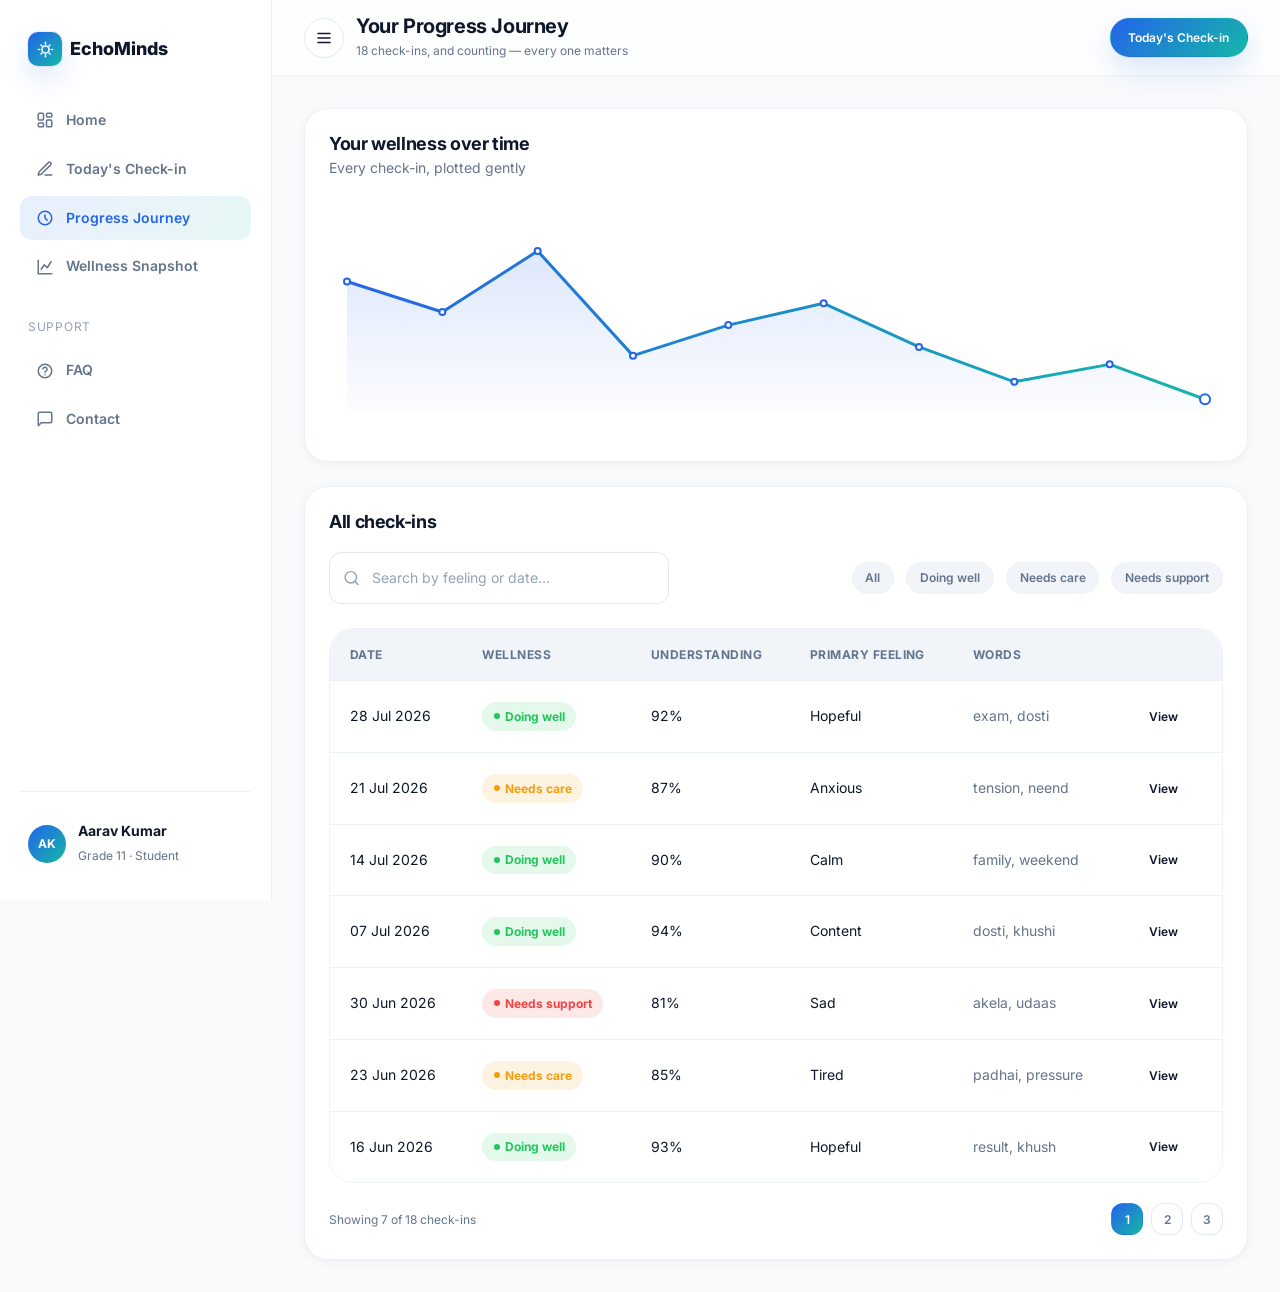
<file: frontend/history.html>
<!DOCTYPE html>
<html lang="en">
<head>
<meta charset="UTF-8">
<meta name="viewport" content="width=device-width, initial-scale=1.0">
<title>Progress Journey — EchoMinds</title>
<link rel="preconnect" href="https://fonts.googleapis.com">
<link rel="preconnect" href="https://fonts.gstatic.com" crossorigin>
<link href="https://fonts.googleapis.com/css2?family=Inter:wght@400;500;600;700;800&display=swap" rel="stylesheet">
<link rel="stylesheet" href="css/style.css">
<link rel="stylesheet" href="css/components.css">
<link rel="stylesheet" href="css/dashboard.css">
<link rel="stylesheet" href="css/responsive.css">
</head>
<body class="page-ready">

<div class="app-shell">
  <div class="sidebar-overlay"></div>
  <aside class="sidebar">
    <div class="sidebar__brand">
      <span class="brand__mark">
        <svg viewBox="0 0 24 24" fill="none" stroke="#fff" stroke-width="2" stroke-linecap="round" stroke-linejoin="round"><circle cx="12" cy="12" r="4.5"/><path d="M12 3v2.2M12 18.8V21M4.5 12H3M21 12h-1.5M6.3 6.3l1.1 1.1M16.6 16.6l1.1 1.1M6.3 17.7l1.1-1.1M16.6 7.4l1.1-1.1"/></svg>
      </span>
      EchoMinds
      <button class="sidebar-close icon-btn" style="margin-left:auto" aria-label="Close menu">
        <svg viewBox="0 0 24 24" fill="none" stroke="currentColor" stroke-width="2" stroke-linecap="round" stroke-linejoin="round"><path d="M18 6 6 18M6 6l12 12"/></svg>
      </button>
    </div>
    <nav class="sidebar-nav">
      <a href="student-dashboard.html">
        <svg viewBox="0 0 24 24" fill="none" stroke="currentColor" stroke-width="2" stroke-linecap="round" stroke-linejoin="round"><rect x="3" y="3" width="7" height="9" rx="1.5"/><rect x="14" y="3" width="7" height="5" rx="1.5"/><rect x="14" y="12" width="7" height="9" rx="1.5"/><rect x="3" y="16" width="7" height="5" rx="1.5"/></svg>
        Home
      </a>
      <a href="assessment.html">
        <svg viewBox="0 0 24 24" fill="none" stroke="currentColor" stroke-width="2" stroke-linecap="round" stroke-linejoin="round"><path d="M12 20h9M16.5 3.5a2.1 2.1 0 0 1 3 3L7 19l-4 1 1-4Z"/></svg>
        Today's Check-in
      </a>
      <a href="history.html" class="is-active">
        <svg viewBox="0 0 24 24" fill="none" stroke="currentColor" stroke-width="2" stroke-linecap="round" stroke-linejoin="round"><circle cx="12" cy="12" r="9"/><path d="M12 8v4l3 3"/></svg>
        Progress Journey
      </a>
      <a href="result.html">
        <svg viewBox="0 0 24 24" fill="none" stroke="currentColor" stroke-width="2" stroke-linecap="round" stroke-linejoin="round"><path d="M3 3v18h18M7 15l4-6 4 4 5-8"/></svg>
        Wellness Snapshot
      </a>
      <div class="sidebar__section-label">Support</div>
      <a href="faq.html">
        <svg viewBox="0 0 24 24" fill="none" stroke="currentColor" stroke-width="2" stroke-linecap="round" stroke-linejoin="round"><circle cx="12" cy="12" r="9"/><path d="M9.1 9a3 3 0 0 1 5.8 1c0 2-3 2-3 4"/><path d="M12 17h.01"/></svg>
        FAQ
      </a>
      <a href="contact.html">
        <svg viewBox="0 0 24 24" fill="none" stroke="currentColor" stroke-width="2" stroke-linecap="round" stroke-linejoin="round"><path d="M21 15a2 2 0 0 1-2 2H7l-4 4V5a2 2 0 0 1 2-2h14a2 2 0 0 1 2 2z"/></svg>
        Contact
      </a>
    </nav>
    <div class="sidebar__footer">
      <a href="profile.html" style="display:block">
        <div class="sidebar__user">
          <div class="table-avatar">AK</div>
          <div><strong>Aarav Kumar</strong><span>Grade 11 · Student</span></div>
        </div>
      </a>
    </div>
  </aside>

  <div class="main-area">
    <header class="topbar">
      <div class="flex items-center gap-3">
        <button class="sidebar-toggle icon-btn" aria-label="Open menu">
          <svg viewBox="0 0 24 24" fill="none" stroke="currentColor" stroke-width="2" stroke-linecap="round" stroke-linejoin="round"><path d="M4 6h16M4 12h16M4 18h16"/></svg>
        </button>
        <div>
          <h1>Your Progress Journey</h1>
          <div class="topbar__meta">18 check-ins, and counting — every one matters</div>
        </div>
      </div>
      <div class="topbar__actions">
        <a href="assessment.html" class="btn btn-primary btn-sm">Today's Check-in</a>
      </div>
    </header>

    <main class="dashboard-content">
      <section class="card chart-card" data-reveal="up">
        <div class="card__head">
          <div><h3>Your wellness over time</h3><p>Every check-in, plotted gently</p></div>
        </div>
        <canvas data-chart="line" data-points="45,38,52,28,35,40,30,22,26,18"></canvas>
      </section>

      <section class="card mt-6" data-reveal="up">
        <div class="card__head"><h3>All check-ins</h3></div>

        <div class="toolbar">
          <div class="toolbar__search">
            <svg viewBox="0 0 24 24" fill="none" stroke="currentColor" stroke-width="2" stroke-linecap="round" stroke-linejoin="round"><circle cx="11" cy="11" r="8"/><path d="m21 21-4.3-4.3"/></svg>
            <input type="search" class="input" placeholder="Search by feeling or date…" data-table-search>
          </div>
          <div class="toolbar__filters">
            <button class="tag is-active" data-table-filter="all">All</button>
            <button class="tag" data-table-filter="low">Doing well</button>
            <button class="tag" data-table-filter="medium">Needs care</button>
            <button class="tag" data-table-filter="high">Needs support</button>
          </div>
        </div>

        <div class="table-wrap">
          <table class="data-table" data-filterable-table>
            <thead><tr><th>Date</th><th>Wellness</th><th>Understanding</th><th>Primary Feeling</th><th>Words</th><th></th></tr></thead>
            <tbody>
              <tr data-name="28 jul 2026 hopeful" data-risk="low"><td>28 Jul 2026</td><td><span class="badge badge-success">Doing well</span></td><td>92%</td><td>Hopeful</td><td class="text-secondary text-sm">exam, dosti</td><td><a href="result.html" class="btn btn-ghost btn-sm">View</a></td></tr>
              <tr data-name="21 jul 2026 anxious" data-risk="medium"><td>21 Jul 2026</td><td><span class="badge badge-warning">Needs care</span></td><td>87%</td><td>Anxious</td><td class="text-secondary text-sm">tension, neend</td><td><a href="result.html" class="btn btn-ghost btn-sm">View</a></td></tr>
              <tr data-name="14 jul 2026 calm" data-risk="low"><td>14 Jul 2026</td><td><span class="badge badge-success">Doing well</span></td><td>90%</td><td>Calm</td><td class="text-secondary text-sm">family, weekend</td><td><a href="result.html" class="btn btn-ghost btn-sm">View</a></td></tr>
              <tr data-name="07 jul 2026 content" data-risk="low"><td>07 Jul 2026</td><td><span class="badge badge-success">Doing well</span></td><td>94%</td><td>Content</td><td class="text-secondary text-sm">dosti, khushi</td><td><a href="result.html" class="btn btn-ghost btn-sm">View</a></td></tr>
              <tr data-name="30 jun 2026 sad" data-risk="high"><td>30 Jun 2026</td><td><span class="badge badge-danger">Needs support</span></td><td>81%</td><td>Sad</td><td class="text-secondary text-sm">akela, udaas</td><td><a href="result.html" class="btn btn-ghost btn-sm">View</a></td></tr>
              <tr data-name="23 jun 2026 tired" data-risk="medium"><td>23 Jun 2026</td><td><span class="badge badge-warning">Needs care</span></td><td>85%</td><td>Tired</td><td class="text-secondary text-sm">padhai, pressure</td><td><a href="result.html" class="btn btn-ghost btn-sm">View</a></td></tr>
              <tr data-name="16 jun 2026 hopeful" data-risk="low"><td>16 Jun 2026</td><td><span class="badge badge-success">Doing well</span></td><td>93%</td><td>Hopeful</td><td class="text-secondary text-sm">result, khush</td><td><a href="result.html" class="btn btn-ghost btn-sm">View</a></td></tr>
            </tbody>
          </table>
          <div class="empty-state" data-table-empty hidden>
            <svg viewBox="0 0 24 24" fill="none" stroke="currentColor" stroke-width="2" stroke-linecap="round" stroke-linejoin="round"><circle cx="11" cy="11" r="8"/><path d="m21 21-4.3-4.3"/></svg>
            <p>No check-ins match your search.</p>
          </div>
        </div>

        <div class="pagination">
          <span>Showing 7 of 18 check-ins</span>
          <div class="pagination__pages">
            <button class="is-active">1</button>
            <button>2</button>
            <button>3</button>
          </div>
        </div>
      </section>
    </main>
  </div>
</div>

<script src="js/animations.js"></script>
<script src="js/app.js"></script>
<script src="js/dashboard.js"></script>
</body>
</html>
</file>
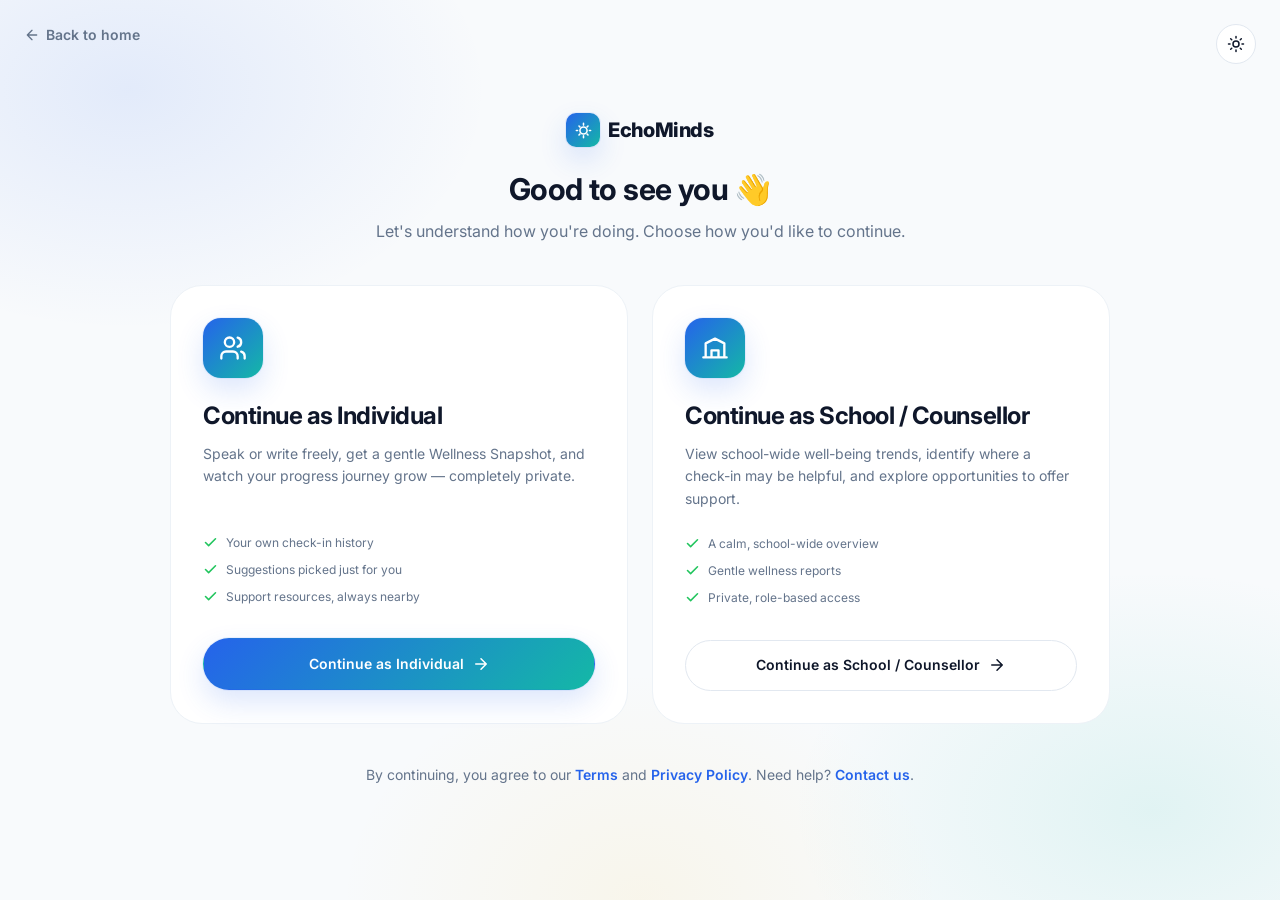
<file: frontend/login.html>
<!DOCTYPE html>
<html lang="en">
<head>
<meta charset="UTF-8">
<meta name="viewport" content="width=device-width, initial-scale=1.0">
<title>Login — EchoMinds</title>
<link rel="preconnect" href="https://fonts.googleapis.com">
<link rel="preconnect" href="https://fonts.gstatic.com" crossorigin>
<link href="https://fonts.googleapis.com/css2?family=Inter:wght@400;500;600;700;800&display=swap" rel="stylesheet">
<link rel="stylesheet" href="css/style.css">
<link rel="stylesheet" href="css/components.css">
<link rel="stylesheet" href="css/responsive.css">
<style>
  .login-page {
    min-height: 100svh;
    display: flex;
    align-items: center;
    justify-content: center;
    padding: var(--space-8) var(--space-6);
    position: relative;
    overflow: hidden;
  }
  .login-page::before {
    content: '';
    position: absolute; inset: 0;
    background:
      radial-gradient(600px 400px at 10% 10%, rgba(37,99,235,0.1), transparent 60%),
      radial-gradient(600px 400px at 90% 90%, rgba(20,184,166,0.1), transparent 60%),
      radial-gradient(500px 380px at 50% 100%, rgba(251,191,36,0.08), transparent 60%);
    z-index: -1;
  }
  .login-wrap { width: 100%; max-width: 940px; }
  .login-head { text-align: center; margin-bottom: var(--space-10); }
  .login-head .brand { justify-content: center; margin-bottom: var(--space-6); display: inline-flex; }
  .login-cards { display: grid; grid-template-columns: 1fr 1fr; gap: var(--space-6); }
  .role-card {
    background: var(--color-surface);
    border: 1.5px solid var(--color-border-soft);
    border-radius: var(--radius-xl);
    padding: var(--space-8);
    cursor: pointer;
    transition: transform var(--dur-base) var(--ease-out), box-shadow var(--dur-base) var(--ease-out), border-color var(--dur-base);
  }
  .role-card:hover { transform: translateY(-6px); box-shadow: var(--shadow-lg); border-color: rgba(37,99,235,0.25); }
  .role-card__icon {
    width: 60px; height: 60px;
    border-radius: var(--radius-md);
    display: grid; place-items: center;
    background: var(--gradient-brand);
    box-shadow: var(--shadow-glow);
    margin-bottom: var(--space-6);
  }
  .role-card__icon svg { width: 28px; height: 28px; color: #fff; }
  .role-card h3 { font-size: var(--fs-xl); margin-bottom: var(--space-3); }
  .role-card p { color: var(--color-text-secondary); font-size: var(--fs-sm); margin-bottom: var(--space-6); min-height: 66px; }
  .role-card ul { display: flex; flex-direction: column; gap: var(--space-2); margin-bottom: var(--space-8); }
  .role-card li { display: flex; align-items: center; gap: var(--space-2); font-size: var(--fs-xs); color: var(--color-text-secondary); }
  .role-card li svg { width: 15px; height: 15px; color: var(--color-success); flex-shrink: 0; }
  .login-footnote { text-align: center; margin-top: var(--space-10); font-size: var(--fs-sm); color: var(--color-text-secondary); }
  .login-footnote a { color: var(--color-primary); font-weight: 600; }
  .back-link { display: inline-flex; align-items: center; gap: 6px; font-size: var(--fs-sm); font-weight: 600; color: var(--color-text-secondary); position: absolute; top: var(--space-6); left: var(--space-6); }
  .back-link svg { width: 16px; height: 16px; }
</style>
</head>
<body class="page-ready">

<a href="index.html" class="back-link">
  <svg viewBox="0 0 24 24" fill="none" stroke="currentColor" stroke-width="2" stroke-linecap="round" stroke-linejoin="round"><path d="M19 12H5M12 19l-7-7 7-7"/></svg>
  Back to home
</a>

<button class="theme-toggle" data-theme-toggle aria-label="Toggle dark mode" style="position:absolute;top:var(--space-6);right:var(--space-6)">
  <svg class="icon-sun" viewBox="0 0 24 24" fill="none" stroke="currentColor" stroke-width="2" stroke-linecap="round" stroke-linejoin="round"><circle cx="12" cy="12" r="4"/><path d="M12 2v2M12 20v2M4.9 4.9l1.4 1.4M17.7 17.7l1.4 1.4M2 12h2M20 12h2M4.9 19.1l1.4-1.4M17.7 6.3l1.4-1.4"/></svg>
  <svg class="icon-moon" viewBox="0 0 24 24" fill="none" stroke="currentColor" stroke-width="2" stroke-linecap="round" stroke-linejoin="round"><path d="M21 12.8A9 9 0 1 1 11.2 3a7 7 0 0 0 9.8 9.8Z"/></svg>
</button>

<main class="login-page">
  <div class="login-wrap">
    <div class="login-head fade-in-up">
      <a href="index.html" class="brand">
        <span class="brand__mark">
          <svg viewBox="0 0 24 24" fill="none" stroke="#fff" stroke-width="2" stroke-linecap="round" stroke-linejoin="round"><circle cx="12" cy="12" r="4.5"/><path d="M12 3v2.2M12 18.8V21M4.5 12H3M21 12h-1.5M6.3 6.3l1.1 1.1M16.6 16.6l1.1 1.1M6.3 17.7l1.1-1.1M16.6 7.4l1.1-1.1"/></svg>
        </span>
        EchoMinds
      </a>
      <h1 style="font-size:var(--fs-2xl);margin-bottom:var(--space-3)">Good to see you 👋</h1>
      <p style="color:var(--color-text-secondary)">Let's understand how you're doing. Choose how you'd like to continue.</p>
    </div>

    <div class="login-cards">
      <article class="role-card fade-in-up delay-1" data-role-card>
        <div class="role-card__icon">
          <svg viewBox="0 0 24 24" fill="none" stroke="#fff" stroke-width="2" stroke-linecap="round" stroke-linejoin="round"><path d="M16 21v-2a4 4 0 0 0-4-4H6a4 4 0 0 0-4 4v2"/><circle cx="9" cy="7" r="4"/><path d="M22 21v-2a4 4 0 0 0-3-3.87M16 3.13a4 4 0 0 1 0 7.75"/></svg>
        </div>
        <h3>Continue as Individual</h3>
        <p>Speak or write freely, get a gentle Wellness Snapshot, and watch your progress journey grow — completely private.</p>
        <ul>
          <li><svg viewBox="0 0 24 24" fill="none" stroke="currentColor" stroke-width="2.5" stroke-linecap="round" stroke-linejoin="round"><path d="M20 6 9 17l-5-5"/></svg> Your own check-in history</li>
          <li><svg viewBox="0 0 24 24" fill="none" stroke="currentColor" stroke-width="2.5" stroke-linecap="round" stroke-linejoin="round"><path d="M20 6 9 17l-5-5"/></svg> Suggestions picked just for you</li>
          <li><svg viewBox="0 0 24 24" fill="none" stroke="currentColor" stroke-width="2.5" stroke-linecap="round" stroke-linejoin="round"><path d="M20 6 9 17l-5-5"/></svg> Support resources, always nearby</li>
        </ul>
        <a href="student-dashboard.html" class="btn btn-primary btn-block">
          Continue as Individual
          <svg viewBox="0 0 24 24" fill="none" stroke="currentColor" stroke-width="2" stroke-linecap="round" stroke-linejoin="round"><path d="M5 12h14M12 5l7 7-7 7"/></svg>
        </a>
      </article>

      <article class="role-card fade-in-up delay-2" data-role-card>
        <div class="role-card__icon">
          <svg viewBox="0 0 24 24" fill="none" stroke="#fff" stroke-width="2" stroke-linecap="round" stroke-linejoin="round"><path d="M2 20h20M4 20V8l8-4 8 4v12M9 20v-6h6v6"/></svg>
        </div>
        <h3>Continue as School / Counsellor</h3>
        <p>View school-wide well-being trends, identify where a check-in may be helpful, and explore opportunities to offer support.</p>
        <ul>
          <li><svg viewBox="0 0 24 24" fill="none" stroke="currentColor" stroke-width="2.5" stroke-linecap="round" stroke-linejoin="round"><path d="M20 6 9 17l-5-5"/></svg> A calm, school-wide overview</li>
          <li><svg viewBox="0 0 24 24" fill="none" stroke="currentColor" stroke-width="2.5" stroke-linecap="round" stroke-linejoin="round"><path d="M20 6 9 17l-5-5"/></svg> Gentle wellness reports</li>
          <li><svg viewBox="0 0 24 24" fill="none" stroke="currentColor" stroke-width="2.5" stroke-linecap="round" stroke-linejoin="round"><path d="M20 6 9 17l-5-5"/></svg> Private, role-based access</li>
        </ul>
        <a href="school-dashboard.html" class="btn btn-secondary btn-block">
          Continue as School / Counsellor
          <svg viewBox="0 0 24 24" fill="none" stroke="currentColor" stroke-width="2" stroke-linecap="round" stroke-linejoin="round"><path d="M5 12h14M12 5l7 7-7 7"/></svg>
        </a>
      </article>
    </div>

    <p class="login-footnote fade-in-up delay-3">
      By continuing, you agree to our <a href="#">Terms</a> and <a href="#">Privacy Policy</a>. Need help? <a href="contact.html">Contact us</a>.
    </p>
  </div>
</main>

<script src="js/animations.js"></script>
<script src="js/app.js"></script>
</body>
</html>
</file>
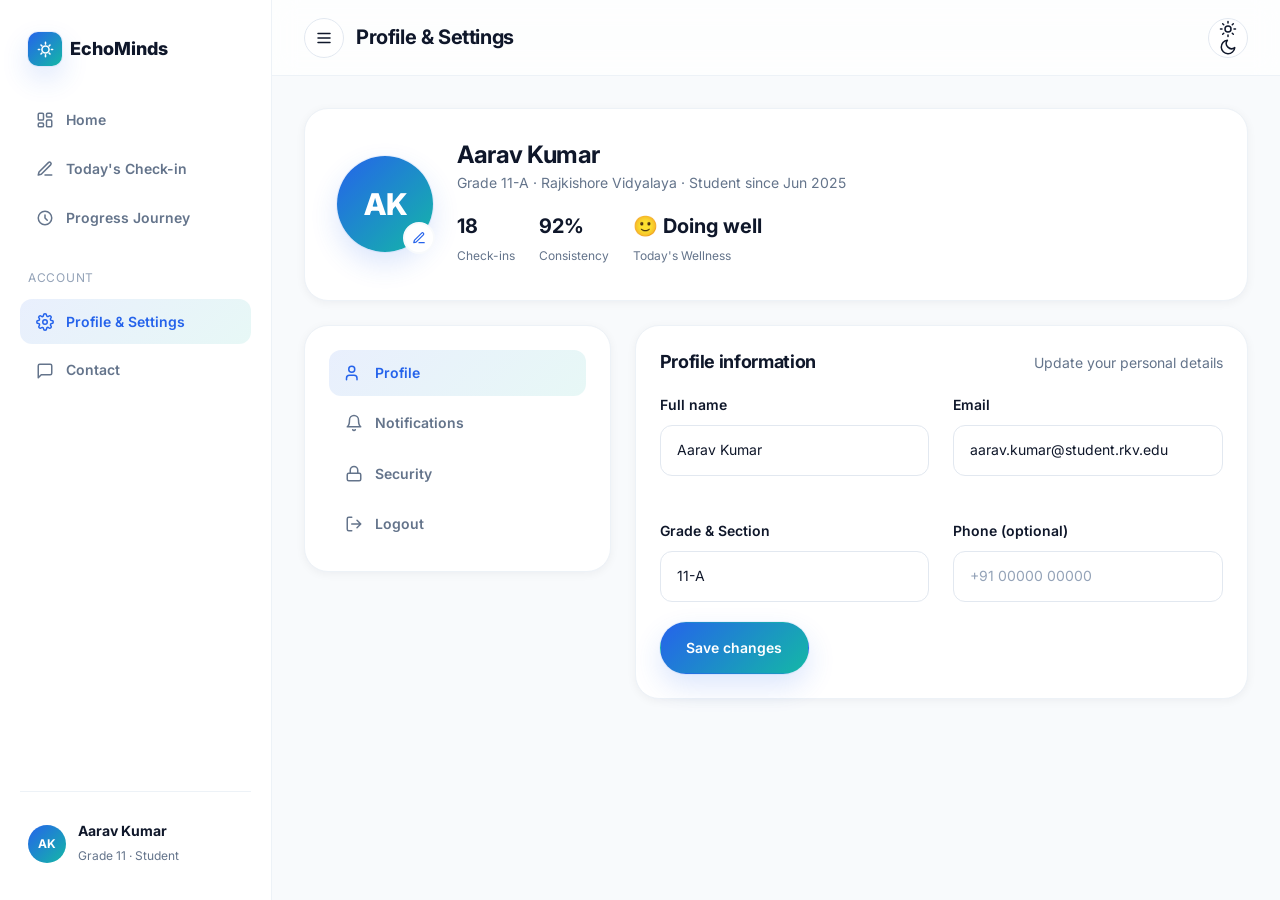
<file: frontend/profile.html>
<!DOCTYPE html>
<html lang="en">
<head>
<meta charset="UTF-8">
<meta name="viewport" content="width=device-width, initial-scale=1.0">
<title>Profile & Settings — EchoMinds</title>
<link rel="preconnect" href="https://fonts.googleapis.com">
<link rel="preconnect" href="https://fonts.gstatic.com" crossorigin>
<link href="https://fonts.googleapis.com/css2?family=Inter:wght@400;500;600;700;800&display=swap" rel="stylesheet">
<link rel="stylesheet" href="css/style.css">
<link rel="stylesheet" href="css/components.css">
<link rel="stylesheet" href="css/dashboard.css">
<link rel="stylesheet" href="css/responsive.css">
</head>
<body class="page-ready">

<div class="app-shell">
  <div class="sidebar-overlay"></div>
  <aside class="sidebar">
    <div class="sidebar__brand">
      <span class="brand__mark">
        <svg viewBox="0 0 24 24" fill="none" stroke="#fff" stroke-width="2" stroke-linecap="round" stroke-linejoin="round"><circle cx="12" cy="12" r="4.5"/><path d="M12 3v2.2M12 18.8V21M4.5 12H3M21 12h-1.5M6.3 6.3l1.1 1.1M16.6 16.6l1.1 1.1M6.3 17.7l1.1-1.1M16.6 7.4l1.1-1.1"/></svg>
      </span>
      EchoMinds
      <button class="sidebar-close icon-btn" style="margin-left:auto" aria-label="Close menu">
        <svg viewBox="0 0 24 24" fill="none" stroke="currentColor" stroke-width="2" stroke-linecap="round" stroke-linejoin="round"><path d="M18 6 6 18M6 6l12 12"/></svg>
      </button>
    </div>
    <nav class="sidebar-nav">
      <a href="student-dashboard.html">
        <svg viewBox="0 0 24 24" fill="none" stroke="currentColor" stroke-width="2" stroke-linecap="round" stroke-linejoin="round"><rect x="3" y="3" width="7" height="9" rx="1.5"/><rect x="14" y="3" width="7" height="5" rx="1.5"/><rect x="14" y="12" width="7" height="9" rx="1.5"/><rect x="3" y="16" width="7" height="5" rx="1.5"/></svg>
        Home
      </a>
      <a href="assessment.html">
        <svg viewBox="0 0 24 24" fill="none" stroke="currentColor" stroke-width="2" stroke-linecap="round" stroke-linejoin="round"><path d="M12 20h9M16.5 3.5a2.1 2.1 0 0 1 3 3L7 19l-4 1 1-4Z"/></svg>
        Today's Check-in
      </a>
      <a href="history.html">
        <svg viewBox="0 0 24 24" fill="none" stroke="currentColor" stroke-width="2" stroke-linecap="round" stroke-linejoin="round"><circle cx="12" cy="12" r="9"/><path d="M12 8v4l3 3"/></svg>
        Progress Journey
      </a>
      <div class="sidebar__section-label">Account</div>
      <a href="profile.html" class="is-active">
        <svg viewBox="0 0 24 24" fill="none" stroke="currentColor" stroke-width="2" stroke-linecap="round" stroke-linejoin="round"><circle cx="12" cy="12" r="3"/><path d="M19.4 15a1.65 1.65 0 0 0 .33 1.82l.06.06a2 2 0 1 1-2.83 2.83l-.06-.06a1.65 1.65 0 0 0-1.82-.33 1.65 1.65 0 0 0-1 1.51V21a2 2 0 0 1-4 0v-.09A1.65 1.65 0 0 0 9 19.4a1.65 1.65 0 0 0-1.82.33l-.06.06a2 2 0 1 1-2.83-2.83l.06-.06a1.65 1.65 0 0 0 .33-1.82 1.65 1.65 0 0 0-1.51-1H3a2 2 0 0 1 0-4h.09A1.65 1.65 0 0 0 4.6 9a1.65 1.65 0 0 0-.33-1.82l-.06-.06a2 2 0 1 1 2.83-2.83l.06.06a1.65 1.65 0 0 0 1.82.33H9a1.65 1.65 0 0 0 1-1.51V3a2 2 0 0 1 4 0v.09a1.65 1.65 0 0 0 1 1.51 1.65 1.65 0 0 0 1.82-.33l.06-.06a2 2 0 1 1 2.83 2.83l-.06.06a1.65 1.65 0 0 0-.33 1.82V9a1.65 1.65 0 0 0 1.51 1H21a2 2 0 0 1 0 4h-.09a1.65 1.65 0 0 0-1.51 1Z"/></svg>
        Profile &amp; Settings
      </a>
      <a href="contact.html">
        <svg viewBox="0 0 24 24" fill="none" stroke="currentColor" stroke-width="2" stroke-linecap="round" stroke-linejoin="round"><path d="M21 15a2 2 0 0 1-2 2H7l-4 4V5a2 2 0 0 1 2-2h14a2 2 0 0 1 2 2z"/></svg>
        Contact
      </a>
    </nav>
    <div class="sidebar__footer">
      <a href="profile.html" style="display:block">
        <div class="sidebar__user">
          <div class="table-avatar">AK</div>
          <div><strong>Aarav Kumar</strong><span>Grade 11 · Student</span></div>
        </div>
      </a>
    </div>
  </aside>

  <div class="main-area">
    <header class="topbar">
      <div class="flex items-center gap-3">
        <button class="sidebar-toggle icon-btn" aria-label="Open menu">
          <svg viewBox="0 0 24 24" fill="none" stroke="currentColor" stroke-width="2" stroke-linecap="round" stroke-linejoin="round"><path d="M4 6h16M4 12h16M4 18h16"/></svg>
        </button>
        <div><h1>Profile &amp; Settings</h1></div>
      </div>
      <div class="topbar__actions">
        <button class="icon-btn" data-theme-toggle aria-label="Toggle dark mode">
          <svg class="icon-sun" viewBox="0 0 24 24" fill="none" stroke="currentColor" stroke-width="2" stroke-linecap="round" stroke-linejoin="round"><circle cx="12" cy="12" r="4"/><path d="M12 2v2M12 20v2M4.9 4.9l1.4 1.4M17.7 17.7l1.4 1.4M2 12h2M20 12h2M4.9 19.1l1.4-1.4M17.7 6.3l1.4-1.4"/></svg>
          <svg class="icon-moon" viewBox="0 0 24 24" fill="none" stroke="currentColor" stroke-width="2" stroke-linecap="round" stroke-linejoin="round"><path d="M21 12.8A9 9 0 1 1 11.2 3a7 7 0 0 0 9.8 9.8Z"/></svg>
        </button>
      </div>
    </header>

    <main class="dashboard-content">
      <section class="card card-lg" data-reveal="up">
        <div class="profile-header">
          <div class="profile-header__avatar">
            AK
            <button aria-label="Change photo"><svg viewBox="0 0 24 24" fill="none" stroke="currentColor" stroke-width="2" stroke-linecap="round" stroke-linejoin="round"><path d="M12 20h9M16.5 3.5a2.1 2.1 0 0 1 3 3L7 19l-4 1 1-4Z"/></svg></button>
          </div>
          <div>
            <h2>Aarav Kumar</h2>
            <p>Grade 11-A · Rajkishore Vidyalaya · Student since Jun 2025</p>
            <div class="profile-header__stats">
              <div><strong>18</strong><span>Check-ins</span></div>
              <div><strong>92%</strong><span>Consistency</span></div>
              <div><strong>🙂 Doing well</strong><span>Today's Wellness</span></div>
            </div>
          </div>
        </div>
      </section>

      <section class="dash-grid grid-side-main mt-6" data-reveal="up">
        <div class="card" style="align-self:start">
          <div class="settings-nav">
            <button class="is-active" data-panel="panel-profile">
              <svg viewBox="0 0 24 24" fill="none" stroke="currentColor" stroke-width="2" stroke-linecap="round" stroke-linejoin="round"><path d="M16 21v-2a4 4 0 0 0-4-4H6a4 4 0 0 0-4 4v2"/><circle cx="9" cy="7" r="4"/></svg>
              Profile
            </button>
            <button data-panel="panel-notifications">
              <svg viewBox="0 0 24 24" fill="none" stroke="currentColor" stroke-width="2" stroke-linecap="round" stroke-linejoin="round"><path d="M18 8a6 6 0 0 0-12 0c0 7-3 9-3 9h18s-3-2-3-9"/><path d="M13.7 21a2 2 0 0 1-3.4 0"/></svg>
              Notifications
            </button>
            <button data-panel="panel-security">
              <svg viewBox="0 0 24 24" fill="none" stroke="currentColor" stroke-width="2" stroke-linecap="round" stroke-linejoin="round"><rect x="3" y="11" width="18" height="10" rx="2"/><path d="M7 11V7a5 5 0 0 1 10 0v4"/></svg>
              Security
            </button>
            <button data-panel="panel-logout">
              <svg viewBox="0 0 24 24" fill="none" stroke="currentColor" stroke-width="2" stroke-linecap="round" stroke-linejoin="round"><path d="M9 21H5a2 2 0 0 1-2-2V5a2 2 0 0 1 2-2h4"/><path d="M16 17l5-5-5-5M21 12H9"/></svg>
              Logout
            </button>
          </div>
        </div>

        <div>
          <!-- Profile panel -->
          <div class="card settings-panel is-active" id="panel-profile">
            <div class="card__head"><h3>Profile information</h3><p>Update your personal details</p></div>
            <form data-fake-submit>
              <div class="dash-grid grid-2">
                <div class="field"><label>Full name</label><input class="input" type="text" value="Aarav Kumar"></div>
                <div class="field"><label>Email</label><input class="input" type="email" value="aarav.kumar@student.rkv.edu"></div>
                <div class="field"><label>Grade &amp; Section</label><input class="input" type="text" value="11-A"></div>
                <div class="field"><label>Phone (optional)</label><input class="input" type="tel" placeholder="+91 00000 00000"></div>
              </div>
              <button type="submit" class="btn btn-primary">Save changes</button>
              <p data-form-success hidden class="text-sm mt-4" style="color:var(--color-success)">Profile updated successfully.</p>
            </form>
          </div>

          <!-- Notifications panel -->
          <div class="card settings-panel" id="panel-notifications">
            <div class="card__head"><h3>Notification preferences</h3></div>
            <div class="toggle-row">
              <div><h5>Check-in reminders</h5><p>Get a gentle nudge if you haven't checked in for a week</p></div>
              <label class="switch"><input type="checkbox" checked><span class="switch__track"></span></label>
            </div>
            <div class="toggle-row">
              <div><h5>Recommendation emails</h5><p>Weekly digest of resources tailored to you</p></div>
              <label class="switch"><input type="checkbox" checked><span class="switch__track"></span></label>
            </div>
            <div class="toggle-row">
              <div><h5>Counsellor check-in alerts</h5><p>Notify me when a counsellor schedules a chat</p></div>
              <label class="switch"><input type="checkbox"><span class="switch__track"></span></label>
            </div>
          </div>

          <!-- Security panel -->
          <div class="card settings-panel" id="panel-security">
            <div class="card__head"><h3>Security</h3><p>Manage your password and account access</p></div>
            <form data-fake-submit>
              <div class="field"><label>Current password</label><input class="input" type="password" placeholder="••••••••"></div>
              <div class="field"><label>New password</label><input class="input" type="password" placeholder="••••••••"></div>
              <div class="field"><label>Confirm new password</label><input class="input" type="password" placeholder="••••••••"></div>
              <button type="submit" class="btn btn-primary">Update password</button>
              <p data-form-success hidden class="text-sm mt-4" style="color:var(--color-success)">Password updated successfully.</p>
            </form>
            <div class="toggle-row mt-6" style="border-top:1px solid var(--color-border-soft);padding-top:var(--space-5)">
              <div><h5>Two-factor authentication</h5><p>Add an extra layer of security to your account</p></div>
              <label class="switch"><input type="checkbox"><span class="switch__track"></span></label>
            </div>
          </div>

          <!-- Logout panel -->
          <div class="card settings-panel" id="panel-logout">
            <div class="card__head"><h3>Logout</h3><p>End your current session on this device</p></div>
            <p class="text-sm text-secondary mt-2" style="margin-bottom:var(--space-6)">You'll need to sign in again to see your check-ins and Wellness Snapshots.</p>
            <a href="index.html" class="btn btn-secondary">
              <svg viewBox="0 0 24 24" fill="none" stroke="currentColor" stroke-width="2" stroke-linecap="round" stroke-linejoin="round"><path d="M9 21H5a2 2 0 0 1-2-2V5a2 2 0 0 1 2-2h4"/><path d="M16 17l5-5-5-5M21 12H9"/></svg>
              Log out
            </a>
          </div>
        </div>
      </section>
    </main>
  </div>
</div>

<script src="js/animations.js"></script>
<script src="js/app.js"></script>
<script src="js/dashboard.js"></script>
</body>
</html>
</file>
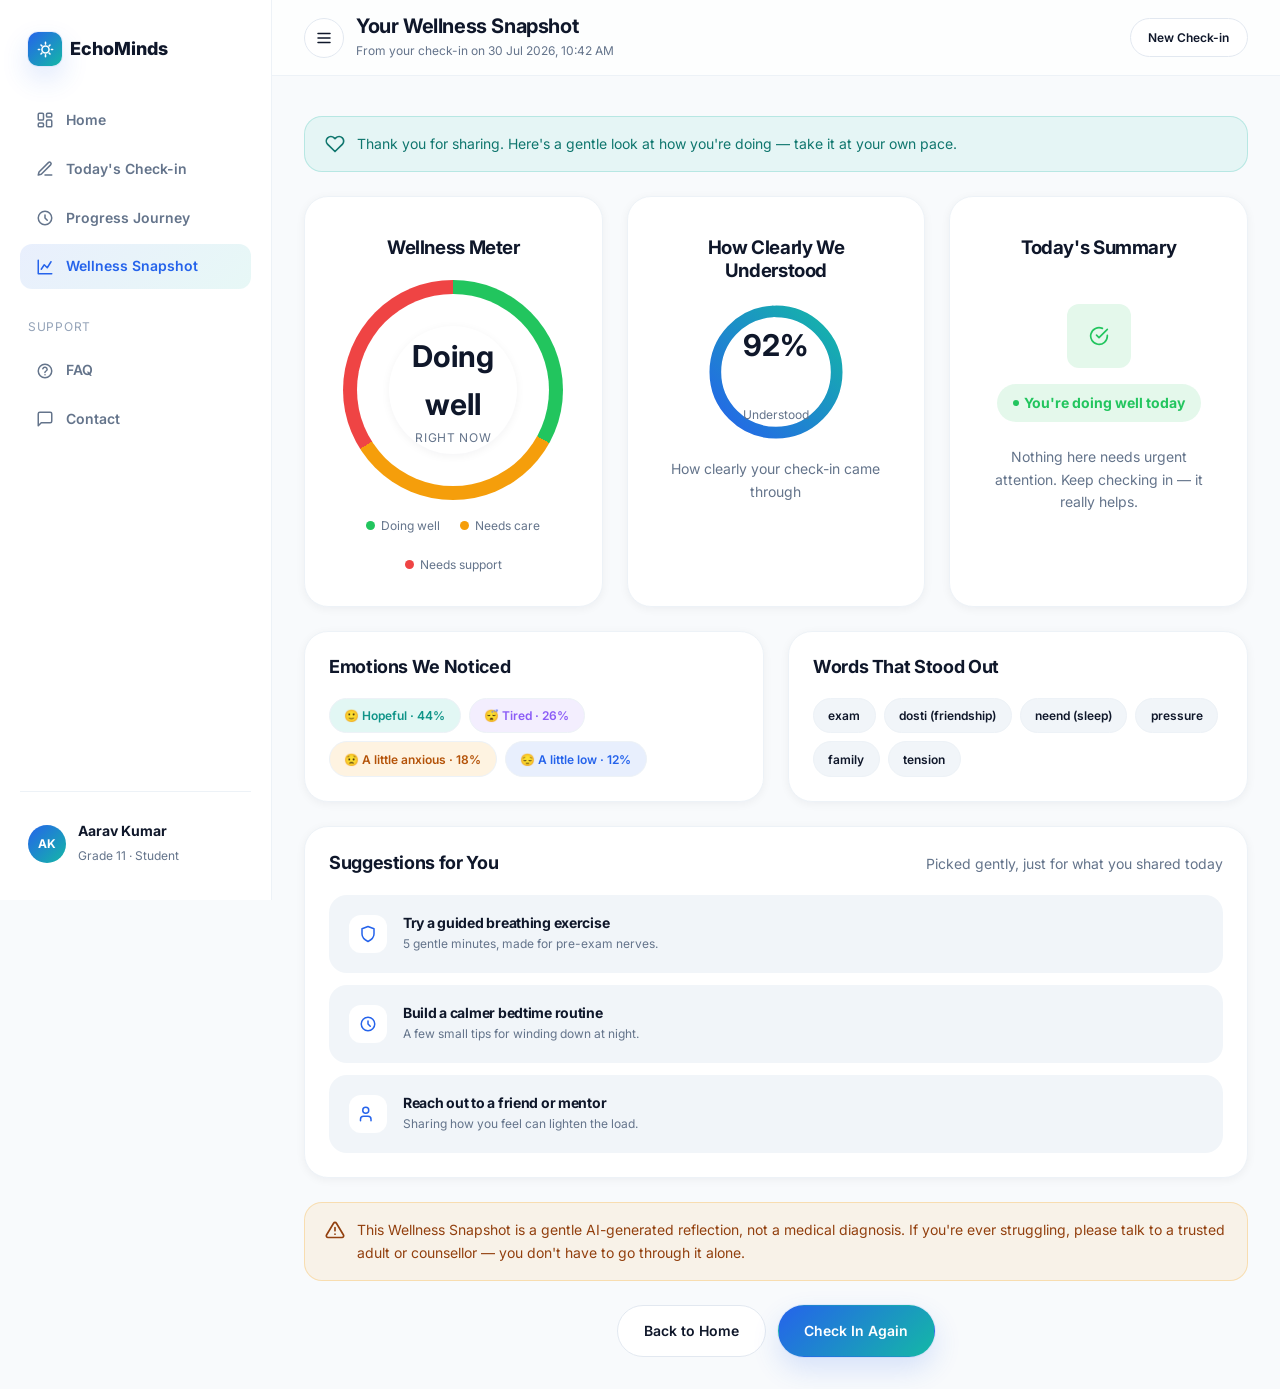
<file: frontend/result.html>
<!DOCTYPE html>
<html lang="en">
<head>
<meta charset="UTF-8">
<meta name="viewport" content="width=device-width, initial-scale=1.0">
<title>Your Wellness Snapshot — EchoMinds</title>
<link rel="preconnect" href="https://fonts.googleapis.com">
<link rel="preconnect" href="https://fonts.gstatic.com" crossorigin>
<link href="https://fonts.googleapis.com/css2?family=Inter:wght@400;500;600;700;800&display=swap" rel="stylesheet">
<link rel="stylesheet" href="css/style.css">
<link rel="stylesheet" href="css/components.css">
<link rel="stylesheet" href="css/dashboard.css">
<link rel="stylesheet" href="css/responsive.css">
</head>
<body class="page-ready">

<div class="app-shell">
  <div class="sidebar-overlay"></div>
  <aside class="sidebar">
    <div class="sidebar__brand">
      <span class="brand__mark">
        <svg viewBox="0 0 24 24" fill="none" stroke="#fff" stroke-width="2" stroke-linecap="round" stroke-linejoin="round"><circle cx="12" cy="12" r="4.5"/><path d="M12 3v2.2M12 18.8V21M4.5 12H3M21 12h-1.5M6.3 6.3l1.1 1.1M16.6 16.6l1.1 1.1M6.3 17.7l1.1-1.1M16.6 7.4l1.1-1.1"/></svg>
      </span>
      EchoMinds
      <button class="sidebar-close icon-btn" style="margin-left:auto" aria-label="Close menu">
        <svg viewBox="0 0 24 24" fill="none" stroke="currentColor" stroke-width="2" stroke-linecap="round" stroke-linejoin="round"><path d="M18 6 6 18M6 6l12 12"/></svg>
      </button>
    </div>
    <nav class="sidebar-nav">
      <a href="student-dashboard.html">
        <svg viewBox="0 0 24 24" fill="none" stroke="currentColor" stroke-width="2" stroke-linecap="round" stroke-linejoin="round"><rect x="3" y="3" width="7" height="9" rx="1.5"/><rect x="14" y="3" width="7" height="5" rx="1.5"/><rect x="14" y="12" width="7" height="9" rx="1.5"/><rect x="3" y="16" width="7" height="5" rx="1.5"/></svg>
        Home
      </a>
      <a href="assessment.html">
        <svg viewBox="0 0 24 24" fill="none" stroke="currentColor" stroke-width="2" stroke-linecap="round" stroke-linejoin="round"><path d="M12 20h9M16.5 3.5a2.1 2.1 0 0 1 3 3L7 19l-4 1 1-4Z"/></svg>
        Today's Check-in
      </a>
      <a href="history.html">
        <svg viewBox="0 0 24 24" fill="none" stroke="currentColor" stroke-width="2" stroke-linecap="round" stroke-linejoin="round"><circle cx="12" cy="12" r="9"/><path d="M12 8v4l3 3"/></svg>
        Progress Journey
      </a>
      <a href="result.html" class="is-active">
        <svg viewBox="0 0 24 24" fill="none" stroke="currentColor" stroke-width="2" stroke-linecap="round" stroke-linejoin="round"><path d="M3 3v18h18M7 15l4-6 4 4 5-8"/></svg>
        Wellness Snapshot
      </a>
      <div class="sidebar__section-label">Support</div>
      <a href="faq.html">
        <svg viewBox="0 0 24 24" fill="none" stroke="currentColor" stroke-width="2" stroke-linecap="round" stroke-linejoin="round"><circle cx="12" cy="12" r="9"/><path d="M9.1 9a3 3 0 0 1 5.8 1c0 2-3 2-3 4"/><path d="M12 17h.01"/></svg>
        FAQ
      </a>
      <a href="contact.html">
        <svg viewBox="0 0 24 24" fill="none" stroke="currentColor" stroke-width="2" stroke-linecap="round" stroke-linejoin="round"><path d="M21 15a2 2 0 0 1-2 2H7l-4 4V5a2 2 0 0 1 2-2h14a2 2 0 0 1 2 2z"/></svg>
        Contact
      </a>
    </nav>
    <div class="sidebar__footer">
      <a href="profile.html" style="display:block">
        <div class="sidebar__user">
          <div class="table-avatar">AK</div>
          <div><strong>Aarav Kumar</strong><span>Grade 11 · Student</span></div>
        </div>
      </a>
    </div>
  </aside>

  <div class="main-area">
    <header class="topbar">
      <div class="flex items-center gap-3">
        <button class="sidebar-toggle icon-btn" aria-label="Open menu">
          <svg viewBox="0 0 24 24" fill="none" stroke="currentColor" stroke-width="2" stroke-linecap="round" stroke-linejoin="round"><path d="M4 6h16M4 12h16M4 18h16"/></svg>
        </button>
        <div>
          <h1>Your Wellness Snapshot</h1>
          <div class="topbar__meta">From your check-in on 30 Jul 2026, 10:42 AM</div>
        </div>
      </div>
      <div class="topbar__actions">
        <a href="assessment.html" class="btn btn-secondary btn-sm">New Check-in</a>
      </div>
    </header>

    <main class="dashboard-content">
      <div class="assessment-shell" style="max-width:960px">

        <div class="alert alert-info mt-2" data-reveal="up">
          <svg viewBox="0 0 24 24" fill="none" stroke="currentColor" stroke-width="2" stroke-linecap="round" stroke-linejoin="round"><path d="M20.8 4.6a5.5 5.5 0 0 0-7.8 0L12 5.6l-1-1a5.5 5.5 0 0 0-7.8 7.8l1 1L12 21l7.8-7.6 1-1a5.5 5.5 0 0 0 0-7.8Z"/></svg>
          <div>Thank you for sharing. Here's a gentle look at how you're doing — take it at your own pace.</div>
        </div>

        <!-- Snapshot summary -->
        <div class="dash-grid grid-3 mt-6" data-reveal="up">
          <div class="card card-lg text-center">
            <h3 class="mt-2" style="margin-bottom:var(--space-5)">Wellness Meter</h3>
            <div class="risk-gauge" data-percent="38">
              <div class="risk-gauge__needle"></div>
              <div class="risk-gauge__center"><strong>Doing well</strong><span>Right now</span></div>
            </div>
            <div class="chart-legend" style="justify-content:center">
              <span><i style="background:var(--color-success)"></i>Doing well</span>
              <span><i style="background:var(--color-warning)"></i>Needs care</span>
              <span><i style="background:var(--color-danger)"></i>Needs support</span>
            </div>
          </div>

          <div class="card card-lg text-center">
            <h3 class="mt-2" style="margin-bottom:var(--space-5)">How Clearly We Understood</h3>
            <div class="progress-ring" data-percent="92">
              <svg viewBox="0 0 120 120">
                <defs>
                  <linearGradient id="ring-gradient" x1="0%" y1="0%" x2="100%" y2="100%">
                    <stop offset="0%" stop-color="#2563eb"/>
                    <stop offset="100%" stop-color="#14b8a6"/>
                  </linearGradient>
                </defs>
                <circle class="ring-bg" cx="60" cy="60" r="52"/>
                <circle class="ring-fill" cx="60" cy="60" r="52"/>
              </svg>
              <div class="progress-ring__label"><strong>92%</strong><span>Understood</span></div>
            </div>
            <p class="text-sm text-secondary mt-4">How clearly your check-in came through</p>
          </div>

          <div class="card card-lg text-center">
            <h3 class="mt-2" style="margin-bottom:var(--space-5)">Today's Summary</h3>
            <div style="padding:var(--space-6) 0">
              <div class="stat-tile__icon success" style="width:64px;height:64px;margin-inline:auto;margin-bottom:var(--space-4)">
                <svg viewBox="0 0 24 24" fill="none" stroke="currentColor" stroke-width="2" stroke-linecap="round" stroke-linejoin="round" width="28" height="28"><path d="M22 11.08V12a10 10 0 1 1-5.93-9.14"/><path d="M22 4 12 14.01l-3-3"/></svg>
              </div>
              <span class="badge badge-success" style="font-size:var(--fs-sm);padding:0.5rem 1rem">You're doing well today</span>
            </div>
            <p class="text-sm text-secondary">Nothing here needs urgent attention. Keep checking in — it really helps.</p>
          </div>
        </div>

        <!-- Emotions + Keywords -->
        <div class="dash-grid grid-2 mt-6" data-reveal="up">
          <div class="card">
            <div class="card__head"><h3>Emotions We Noticed</h3></div>
            <div class="chip-cloud">
              <span class="chip emotion-hopeful">🙂 Hopeful · 44%</span>
              <span class="chip emotion-tired">😴 Tired · 26%</span>
              <span class="chip emotion-anxious">😟 A little anxious · 18%</span>
              <span class="chip emotion-sad">😔 A little low · 12%</span>
            </div>
          </div>
          <div class="card">
            <div class="card__head"><h3>Words That Stood Out</h3></div>
            <div class="chip-cloud">
              <span class="chip">exam</span>
              <span class="chip">dosti (friendship)</span>
              <span class="chip">neend (sleep)</span>
              <span class="chip">pressure</span>
              <span class="chip">family</span>
              <span class="chip">tension</span>
            </div>
          </div>
        </div>

        <!-- Suggestions -->
        <div class="card mt-6" data-reveal="up">
          <div class="card__head"><h3>Suggestions for You</h3><p>Picked gently, just for what you shared today</p></div>
          <div class="reco-card">
            <div class="reco-card__icon"><svg viewBox="0 0 24 24" fill="none" stroke="currentColor" stroke-width="2" stroke-linecap="round" stroke-linejoin="round"><path d="M12 22s8-4 8-10V5l-8-3-8 3v7c0 6 8 10 8 10Z"/></svg></div>
            <div><h5>Try a guided breathing exercise</h5><p>5 gentle minutes, made for pre-exam nerves.</p></div>
          </div>
          <div class="reco-card">
            <div class="reco-card__icon"><svg viewBox="0 0 24 24" fill="none" stroke="currentColor" stroke-width="2" stroke-linecap="round" stroke-linejoin="round"><circle cx="12" cy="12" r="9"/><path d="M12 8v4l3 3"/></svg></div>
            <div><h5>Build a calmer bedtime routine</h5><p>A few small tips for winding down at night.</p></div>
          </div>
          <div class="reco-card">
            <div class="reco-card__icon"><svg viewBox="0 0 24 24" fill="none" stroke="currentColor" stroke-width="2" stroke-linecap="round" stroke-linejoin="round"><path d="M16 21v-2a4 4 0 0 0-4-4H6a4 4 0 0 0-4 4v2"/><circle cx="9" cy="7" r="4"/></svg></div>
            <div><h5>Reach out to a friend or mentor</h5><p>Sharing how you feel can lighten the load.</p></div>
          </div>
        </div>

        <!-- Gentle disclaimer -->
        <div class="alert alert-warning mt-6" data-reveal="up">
          <svg viewBox="0 0 24 24" fill="none" stroke="currentColor" stroke-width="2" stroke-linecap="round" stroke-linejoin="round"><path d="M10.29 3.86 1.82 18a2 2 0 0 0 1.71 3h16.94a2 2 0 0 0 1.71-3L13.71 3.86a2 2 0 0 0-3.42 0Z"/><path d="M12 9v4M12 17h.01"/></svg>
          <div>This Wellness Snapshot is a gentle AI-generated reflection, not a medical diagnosis. If you're ever struggling, please talk to a trusted adult or counsellor — you don't have to go through it alone.</div>
        </div>

        <div class="flex gap-3 mt-6" style="justify-content:center;flex-wrap:wrap">
          <a href="student-dashboard.html" class="btn btn-secondary">Back to Home</a>
          <a href="assessment.html" class="btn btn-primary">Check In Again</a>
        </div>
      </div>
    </main>
  </div>
</div>

<script src="js/animations.js"></script>
<script src="js/app.js"></script>
<script src="js/dashboard.js"></script>
  <script src="js/model-results.js"></script>
</body>
</html>
</file>
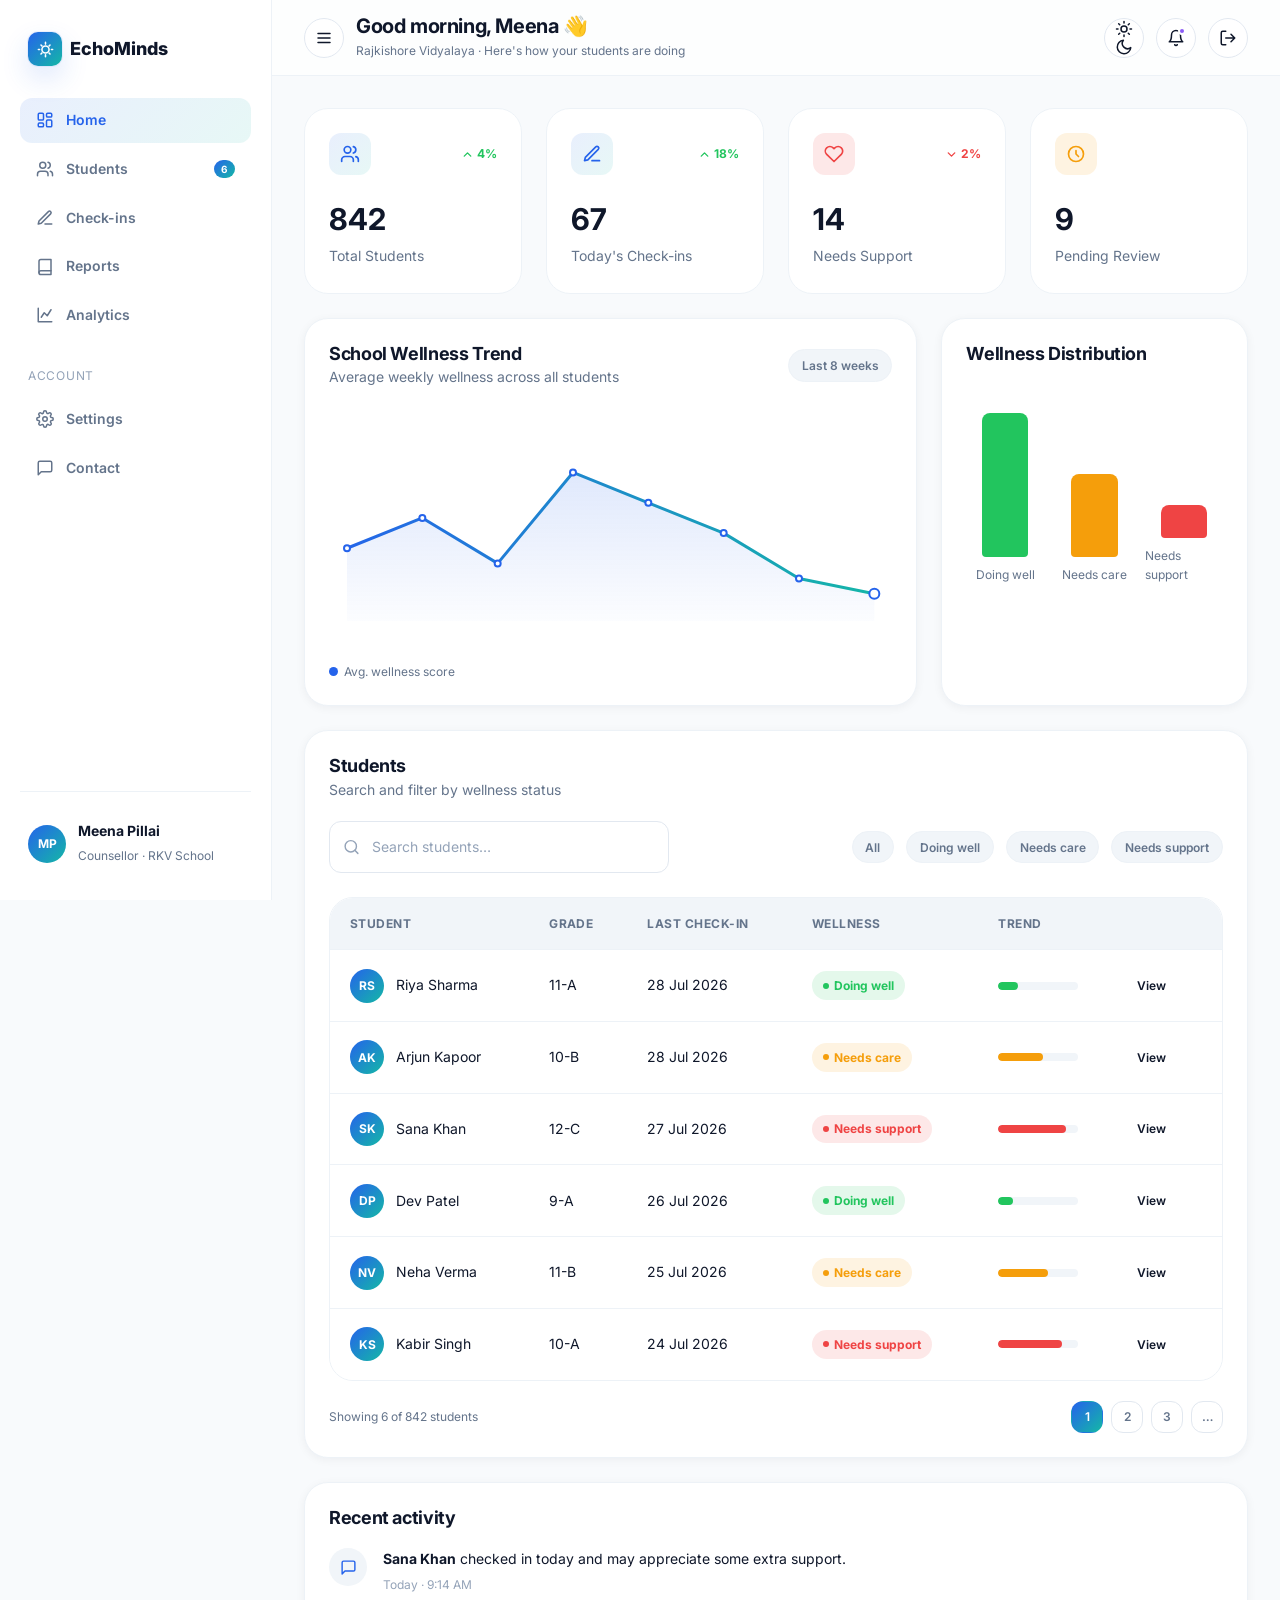
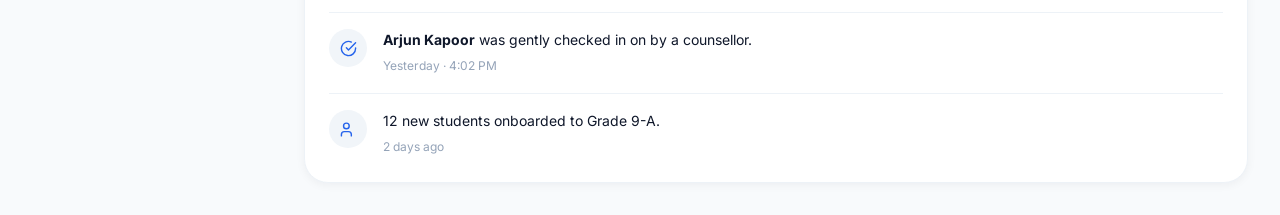
<file: frontend/school-dashboard.html>
<!DOCTYPE html>
<html lang="en">
<head>
<meta charset="UTF-8">
<meta name="viewport" content="width=device-width, initial-scale=1.0">
<title>School Dashboard — EchoMinds</title>
<link rel="preconnect" href="https://fonts.googleapis.com">
<link rel="preconnect" href="https://fonts.gstatic.com" crossorigin>
<link href="https://fonts.googleapis.com/css2?family=Inter:wght@400;500;600;700;800&display=swap" rel="stylesheet">
<link rel="stylesheet" href="css/style.css">
<link rel="stylesheet" href="css/components.css">
<link rel="stylesheet" href="css/dashboard.css">
<link rel="stylesheet" href="css/responsive.css">
</head>
<body class="page-ready">

<div class="app-shell">
  <div class="sidebar-overlay"></div>
  <aside class="sidebar">
    <div class="sidebar__brand">
      <span class="brand__mark">
        <svg viewBox="0 0 24 24" fill="none" stroke="#fff" stroke-width="2" stroke-linecap="round" stroke-linejoin="round"><circle cx="12" cy="12" r="4.5"/><path d="M12 3v2.2M12 18.8V21M4.5 12H3M21 12h-1.5M6.3 6.3l1.1 1.1M16.6 16.6l1.1 1.1M6.3 17.7l1.1-1.1M16.6 7.4l1.1-1.1"/></svg>
      </span>
      EchoMinds
      <button class="sidebar-close icon-btn" style="margin-left:auto" aria-label="Close menu">
        <svg viewBox="0 0 24 24" fill="none" stroke="currentColor" stroke-width="2" stroke-linecap="round" stroke-linejoin="round"><path d="M18 6 6 18M6 6l12 12"/></svg>
      </button>
    </div>
    <nav class="sidebar-nav">
      <a href="school-dashboard.html" class="is-active">
        <svg viewBox="0 0 24 24" fill="none" stroke="currentColor" stroke-width="2" stroke-linecap="round" stroke-linejoin="round"><rect x="3" y="3" width="7" height="9" rx="1.5"/><rect x="14" y="3" width="7" height="5" rx="1.5"/><rect x="14" y="12" width="7" height="9" rx="1.5"/><rect x="3" y="16" width="7" height="5" rx="1.5"/></svg>
        Home
      </a>
      <a href="school-dashboard.html#students">
        <svg viewBox="0 0 24 24" fill="none" stroke="currentColor" stroke-width="2" stroke-linecap="round" stroke-linejoin="round"><path d="M16 21v-2a4 4 0 0 0-4-4H6a4 4 0 0 0-4 4v2"/><circle cx="9" cy="7" r="4"/><path d="M22 21v-2a4 4 0 0 0-3-3.87M16 3.13a4 4 0 0 1 0 7.75"/></svg>
        Students
        <span class="badge-count">6</span>
      </a>
      <a href="history.html">
        <svg viewBox="0 0 24 24" fill="none" stroke="currentColor" stroke-width="2" stroke-linecap="round" stroke-linejoin="round"><path d="M12 20h9M16.5 3.5a2.1 2.1 0 0 1 3 3L7 19l-4 1 1-4Z"/></svg>
        Check-ins
      </a>
      <a href="school-dashboard.html#reports">
        <svg viewBox="0 0 24 24" fill="none" stroke="currentColor" stroke-width="2" stroke-linecap="round" stroke-linejoin="round"><path d="M4 19.5A2.5 2.5 0 0 1 6.5 17H20"/><path d="M6.5 2H20v20H6.5A2.5 2.5 0 0 1 4 19.5v-15A2.5 2.5 0 0 1 6.5 2Z"/></svg>
        Reports
      </a>
      <a href="school-dashboard.html#analytics">
        <svg viewBox="0 0 24 24" fill="none" stroke="currentColor" stroke-width="2" stroke-linecap="round" stroke-linejoin="round"><path d="M3 3v18h18M7 15l4-6 4 4 5-8"/></svg>
        Analytics
      </a>
      <div class="sidebar__section-label">Account</div>
      <a href="profile.html">
        <svg viewBox="0 0 24 24" fill="none" stroke="currentColor" stroke-width="2" stroke-linecap="round" stroke-linejoin="round"><circle cx="12" cy="12" r="3"/><path d="M19.4 15a1.65 1.65 0 0 0 .33 1.82l.06.06a2 2 0 1 1-2.83 2.83l-.06-.06a1.65 1.65 0 0 0-1.82-.33 1.65 1.65 0 0 0-1 1.51V21a2 2 0 0 1-4 0v-.09A1.65 1.65 0 0 0 9 19.4a1.65 1.65 0 0 0-1.82.33l-.06.06a2 2 0 1 1-2.83-2.83l.06-.06a1.65 1.65 0 0 0 .33-1.82 1.65 1.65 0 0 0-1.51-1H3a2 2 0 0 1 0-4h.09A1.65 1.65 0 0 0 4.6 9a1.65 1.65 0 0 0-.33-1.82l-.06-.06a2 2 0 1 1 2.83-2.83l.06.06a1.65 1.65 0 0 0 1.82.33H9a1.65 1.65 0 0 0 1-1.51V3a2 2 0 0 1 4 0v.09a1.65 1.65 0 0 0 1 1.51 1.65 1.65 0 0 0 1.82-.33l.06-.06a2 2 0 1 1 2.83 2.83l-.06.06a1.65 1.65 0 0 0-.33 1.82V9a1.65 1.65 0 0 0 1.51 1H21a2 2 0 0 1 0 4h-.09a1.65 1.65 0 0 0-1.51 1Z"/></svg>
        Settings
      </a>
      <a href="contact.html">
        <svg viewBox="0 0 24 24" fill="none" stroke="currentColor" stroke-width="2" stroke-linecap="round" stroke-linejoin="round"><path d="M21 15a2 2 0 0 1-2 2H7l-4 4V5a2 2 0 0 1 2-2h14a2 2 0 0 1 2 2z"/></svg>
        Contact
      </a>
    </nav>
    <div class="sidebar__footer">
      <a href="profile.html" style="display:block">
        <div class="sidebar__user">
          <div class="table-avatar">MP</div>
          <div><strong>Meena Pillai</strong><span>Counsellor · RKV School</span></div>
        </div>
      </a>
    </div>
  </aside>

  <div class="main-area">
    <header class="topbar">
      <div class="flex items-center gap-3">
        <button class="sidebar-toggle icon-btn" aria-label="Open menu">
          <svg viewBox="0 0 24 24" fill="none" stroke="currentColor" stroke-width="2" stroke-linecap="round" stroke-linejoin="round"><path d="M4 6h16M4 12h16M4 18h16"/></svg>
        </button>
        <div>
          <h1>Good morning, Meena 👋</h1>
          <div class="topbar__meta">Rajkishore Vidyalaya · Here's how your students are doing</div>
        </div>
      </div>
      <div class="topbar__actions">
        <button class="icon-btn" data-theme-toggle aria-label="Toggle dark mode">
          <svg class="icon-sun" viewBox="0 0 24 24" fill="none" stroke="currentColor" stroke-width="2" stroke-linecap="round" stroke-linejoin="round"><circle cx="12" cy="12" r="4"/><path d="M12 2v2M12 20v2M4.9 4.9l1.4 1.4M17.7 17.7l1.4 1.4M2 12h2M20 12h2M4.9 19.1l1.4-1.4M17.7 6.3l1.4-1.4"/></svg>
          <svg class="icon-moon" viewBox="0 0 24 24" fill="none" stroke="currentColor" stroke-width="2" stroke-linecap="round" stroke-linejoin="round"><path d="M21 12.8A9 9 0 1 1 11.2 3a7 7 0 0 0 9.8 9.8Z"/></svg>
        </button>
        <button class="icon-btn" aria-label="Notifications"><span class="dot"></span>
          <svg viewBox="0 0 24 24" fill="none" stroke="currentColor" stroke-width="2" stroke-linecap="round" stroke-linejoin="round"><path d="M18 8a6 6 0 0 0-12 0c0 7-3 9-3 9h18s-3-2-3-9"/><path d="M13.7 21a2 2 0 0 1-3.4 0"/></svg>
        </button>
        <a href="index.html" class="icon-btn" aria-label="Logout">
          <svg viewBox="0 0 24 24" fill="none" stroke="currentColor" stroke-width="2" stroke-linecap="round" stroke-linejoin="round"><path d="M9 21H5a2 2 0 0 1-2-2V5a2 2 0 0 1 2-2h4"/><path d="M16 17l5-5-5-5M21 12H9"/></svg>
        </a>
      </div>
    </header>

    <main class="dashboard-content">
      <!-- Stat tiles -->
      <section class="dash-grid grid-4" data-reveal="up">
        <div class="stat-tile">
          <div class="stat-tile__top">
            <div class="stat-tile__icon"><svg viewBox="0 0 24 24" fill="none" stroke="currentColor" stroke-width="2" stroke-linecap="round" stroke-linejoin="round"><path d="M16 21v-2a4 4 0 0 0-4-4H6a4 4 0 0 0-4 4v2"/><circle cx="9" cy="7" r="4"/><path d="M22 21v-2a4 4 0 0 0-3-3.87M16 3.13a4 4 0 0 1 0 7.75"/></svg></div>
            <span class="stat-tile__trend up"><svg viewBox="0 0 24 24" fill="none" stroke="currentColor" stroke-width="2.5" stroke-linecap="round" stroke-linejoin="round"><path d="M18 15l-6-6-6 6"/></svg>4%</span>
          </div>
          <strong>842</strong>
          <span class="label">Total Students</span>
        </div>
        <div class="stat-tile">
          <div class="stat-tile__top">
            <div class="stat-tile__icon"><svg viewBox="0 0 24 24" fill="none" stroke="currentColor" stroke-width="2" stroke-linecap="round" stroke-linejoin="round"><path d="M12 20h9M16.5 3.5a2.1 2.1 0 0 1 3 3L7 19l-4 1 1-4Z"/></svg></div>
            <span class="stat-tile__trend up"><svg viewBox="0 0 24 24" fill="none" stroke="currentColor" stroke-width="2.5" stroke-linecap="round" stroke-linejoin="round"><path d="M18 15l-6-6-6 6"/></svg>18%</span>
          </div>
          <strong>67</strong>
          <span class="label">Today's Check-ins</span>
        </div>
        <div class="stat-tile">
          <div class="stat-tile__top">
            <div class="stat-tile__icon danger"><svg viewBox="0 0 24 24" fill="none" stroke="currentColor" stroke-width="2" stroke-linecap="round" stroke-linejoin="round"><path d="M20.8 4.6a5.5 5.5 0 0 0-7.8 0L12 5.6l-1-1a5.5 5.5 0 0 0-7.8 7.8l1 1L12 21l7.8-7.6 1-1a5.5 5.5 0 0 0 0-7.8Z"/></svg></div>
            <span class="stat-tile__trend down"><svg viewBox="0 0 24 24" fill="none" stroke="currentColor" stroke-width="2.5" stroke-linecap="round" stroke-linejoin="round"><path d="M6 9l6 6 6-6"/></svg>2%</span>
          </div>
          <strong>14</strong>
          <span class="label">Needs Support</span>
        </div>
        <div class="stat-tile">
          <div class="stat-tile__top">
            <div class="stat-tile__icon warning"><svg viewBox="0 0 24 24" fill="none" stroke="currentColor" stroke-width="2" stroke-linecap="round" stroke-linejoin="round"><circle cx="12" cy="12" r="9"/><path d="M12 8v4l3 3"/></svg></div>
          </div>
          <strong>9</strong>
          <span class="label">Pending Review</span>
        </div>
      </section>

      <!-- Charts -->
      <section class="dash-grid grid-main-side mt-6" id="analytics" data-reveal="up">
        <div class="card chart-card">
          <div class="card__head">
            <div><h3>School Wellness Trend</h3><p>Average weekly wellness across all students</p></div>
            <span class="tag">Last 8 weeks</span>
          </div>
          <canvas data-chart="line" data-points="30,34,28,40,36,32,26,24"></canvas>
          <div class="chart-legend"><span><i style="background:var(--color-primary)"></i>Avg. wellness score</span></div>
        </div>

        <div class="card">
          <div class="card__head"><h3>Wellness Distribution</h3></div>
          <div class="bar-chart">
            <div class="bar-chart__col"><div class="bar-chart__bar" data-height="78" style="background:var(--color-success)"></div><span class="bar-chart__label">Doing well</span></div>
            <div class="bar-chart__col"><div class="bar-chart__bar" data-height="45" style="background:var(--color-warning)"></div><span class="bar-chart__label">Needs care</span></div>
            <div class="bar-chart__col"><div class="bar-chart__bar" data-height="18" style="background:var(--color-danger)"></div><span class="bar-chart__label">Needs support</span></div>
          </div>
        </div>
      </section>

      <!-- Student table -->
      <section class="card mt-6" id="students" data-reveal="up">
        <div class="card__head">
          <div><h3>Students</h3><p>Search and filter by wellness status</p></div>
        </div>

        <div class="toolbar">
          <div class="toolbar__search">
            <svg viewBox="0 0 24 24" fill="none" stroke="currentColor" stroke-width="2" stroke-linecap="round" stroke-linejoin="round"><circle cx="11" cy="11" r="8"/><path d="m21 21-4.3-4.3"/></svg>
            <input type="search" class="input" placeholder="Search students…" data-table-search>
          </div>
          <div class="toolbar__filters">
            <button class="tag is-active" data-table-filter="all">All</button>
            <button class="tag" data-table-filter="low">Doing well</button>
            <button class="tag" data-table-filter="medium">Needs care</button>
            <button class="tag" data-table-filter="high">Needs support</button>
          </div>
        </div>

        <div class="table-wrap">
          <table class="data-table" data-filterable-table>
            <thead>
              <tr><th>Student</th><th>Grade</th><th>Last Check-in</th><th>Wellness</th><th>Trend</th><th></th></tr>
            </thead>
            <tbody>
              <tr data-name="riya sharma" data-risk="low">
                <td><div class="table-person"><div class="table-avatar">RS</div>Riya Sharma</div></td>
                <td>11-A</td><td>28 Jul 2026</td>
                <td><span class="badge badge-success">Doing well</span></td>
                <td style="width:120px"><div class="risk-bar"><div class="risk-bar__fill low" style="width:24%"></div></div></td>
                <td><a href="result.html" class="btn btn-ghost btn-sm">View</a></td>
              </tr>
              <tr data-name="arjun kapoor" data-risk="medium">
                <td><div class="table-person"><div class="table-avatar">AK</div>Arjun Kapoor</div></td>
                <td>10-B</td><td>28 Jul 2026</td>
                <td><span class="badge badge-warning">Needs care</span></td>
                <td style="width:120px"><div class="risk-bar"><div class="risk-bar__fill medium" style="width:56%"></div></div></td>
                <td><a href="result.html" class="btn btn-ghost btn-sm">View</a></td>
              </tr>
              <tr data-name="sana khan" data-risk="high">
                <td><div class="table-person"><div class="table-avatar">SK</div>Sana Khan</div></td>
                <td>12-C</td><td>27 Jul 2026</td>
                <td><span class="badge badge-danger">Needs support</span></td>
                <td style="width:120px"><div class="risk-bar"><div class="risk-bar__fill high" style="width:84%"></div></div></td>
                <td><a href="result.html" class="btn btn-ghost btn-sm">View</a></td>
              </tr>
              <tr data-name="dev patel" data-risk="low">
                <td><div class="table-person"><div class="table-avatar">DP</div>Dev Patel</div></td>
                <td>9-A</td><td>26 Jul 2026</td>
                <td><span class="badge badge-success">Doing well</span></td>
                <td style="width:120px"><div class="risk-bar"><div class="risk-bar__fill low" style="width:18%"></div></div></td>
                <td><a href="result.html" class="btn btn-ghost btn-sm">View</a></td>
              </tr>
              <tr data-name="neha verma" data-risk="medium">
                <td><div class="table-person"><div class="table-avatar">NV</div>Neha Verma</div></td>
                <td>11-B</td><td>25 Jul 2026</td>
                <td><span class="badge badge-warning">Needs care</span></td>
                <td style="width:120px"><div class="risk-bar"><div class="risk-bar__fill medium" style="width:62%"></div></div></td>
                <td><a href="result.html" class="btn btn-ghost btn-sm">View</a></td>
              </tr>
              <tr data-name="kabir singh" data-risk="high">
                <td><div class="table-person"><div class="table-avatar">KS</div>Kabir Singh</div></td>
                <td>10-A</td><td>24 Jul 2026</td>
                <td><span class="badge badge-danger">Needs support</span></td>
                <td style="width:120px"><div class="risk-bar"><div class="risk-bar__fill high" style="width:79%"></div></div></td>
                <td><a href="result.html" class="btn btn-ghost btn-sm">View</a></td>
              </tr>
            </tbody>
          </table>
          <div class="empty-state" data-table-empty hidden>
            <svg viewBox="0 0 24 24" fill="none" stroke="currentColor" stroke-width="2" stroke-linecap="round" stroke-linejoin="round"><circle cx="11" cy="11" r="8"/><path d="m21 21-4.3-4.3"/></svg>
            <p>No students match your search.</p>
          </div>
        </div>

        <div class="pagination">
          <span>Showing 6 of 842 students</span>
          <div class="pagination__pages">
            <button class="is-active">1</button>
            <button>2</button>
            <button>3</button>
            <button>…</button>
          </div>
        </div>
      </section>

      <!-- Recent activity -->
      <section class="card mt-6" id="reports" data-reveal="up">
        <div class="card__head"><h3>Recent activity</h3></div>
        <div class="activity-list">
          <div class="activity-item">
            <div class="activity-item__icon"><svg viewBox="0 0 24 24" fill="none" stroke="currentColor" stroke-width="2" stroke-linecap="round" stroke-linejoin="round"><path d="M21 15a2 2 0 0 1-2 2H7l-4 4V5a2 2 0 0 1 2-2h14a2 2 0 0 1 2 2z"/></svg></div>
            <div><p><strong>Sana Khan</strong> checked in today and may appreciate some extra support.</p><time>Today · 9:14 AM</time></div>
          </div>
          <div class="activity-item">
            <div class="activity-item__icon"><svg viewBox="0 0 24 24" fill="none" stroke="currentColor" stroke-width="2" stroke-linecap="round" stroke-linejoin="round"><path d="M22 11.08V12a10 10 0 1 1-5.93-9.14"/><path d="M22 4 12 14.01l-3-3"/></svg></div>
            <div><p><strong>Arjun Kapoor</strong> was gently checked in on by a counsellor.</p><time>Yesterday · 4:02 PM</time></div>
          </div>
          <div class="activity-item">
            <div class="activity-item__icon"><svg viewBox="0 0 24 24" fill="none" stroke="currentColor" stroke-width="2" stroke-linecap="round" stroke-linejoin="round"><path d="M16 21v-2a4 4 0 0 0-4-4H6a4 4 0 0 0-4 4v2"/><circle cx="9" cy="7" r="4"/></svg></div>
            <div><p>12 new students onboarded to Grade 9-A.</p><time>2 days ago</time></div>
          </div>
        </div>
      </section>
    </main>
  </div>
</div>

<script src="js/animations.js"></script>
<script src="js/app.js"></script>
<script src="js/dashboard.js"></script>
</body>
</html>
</file>
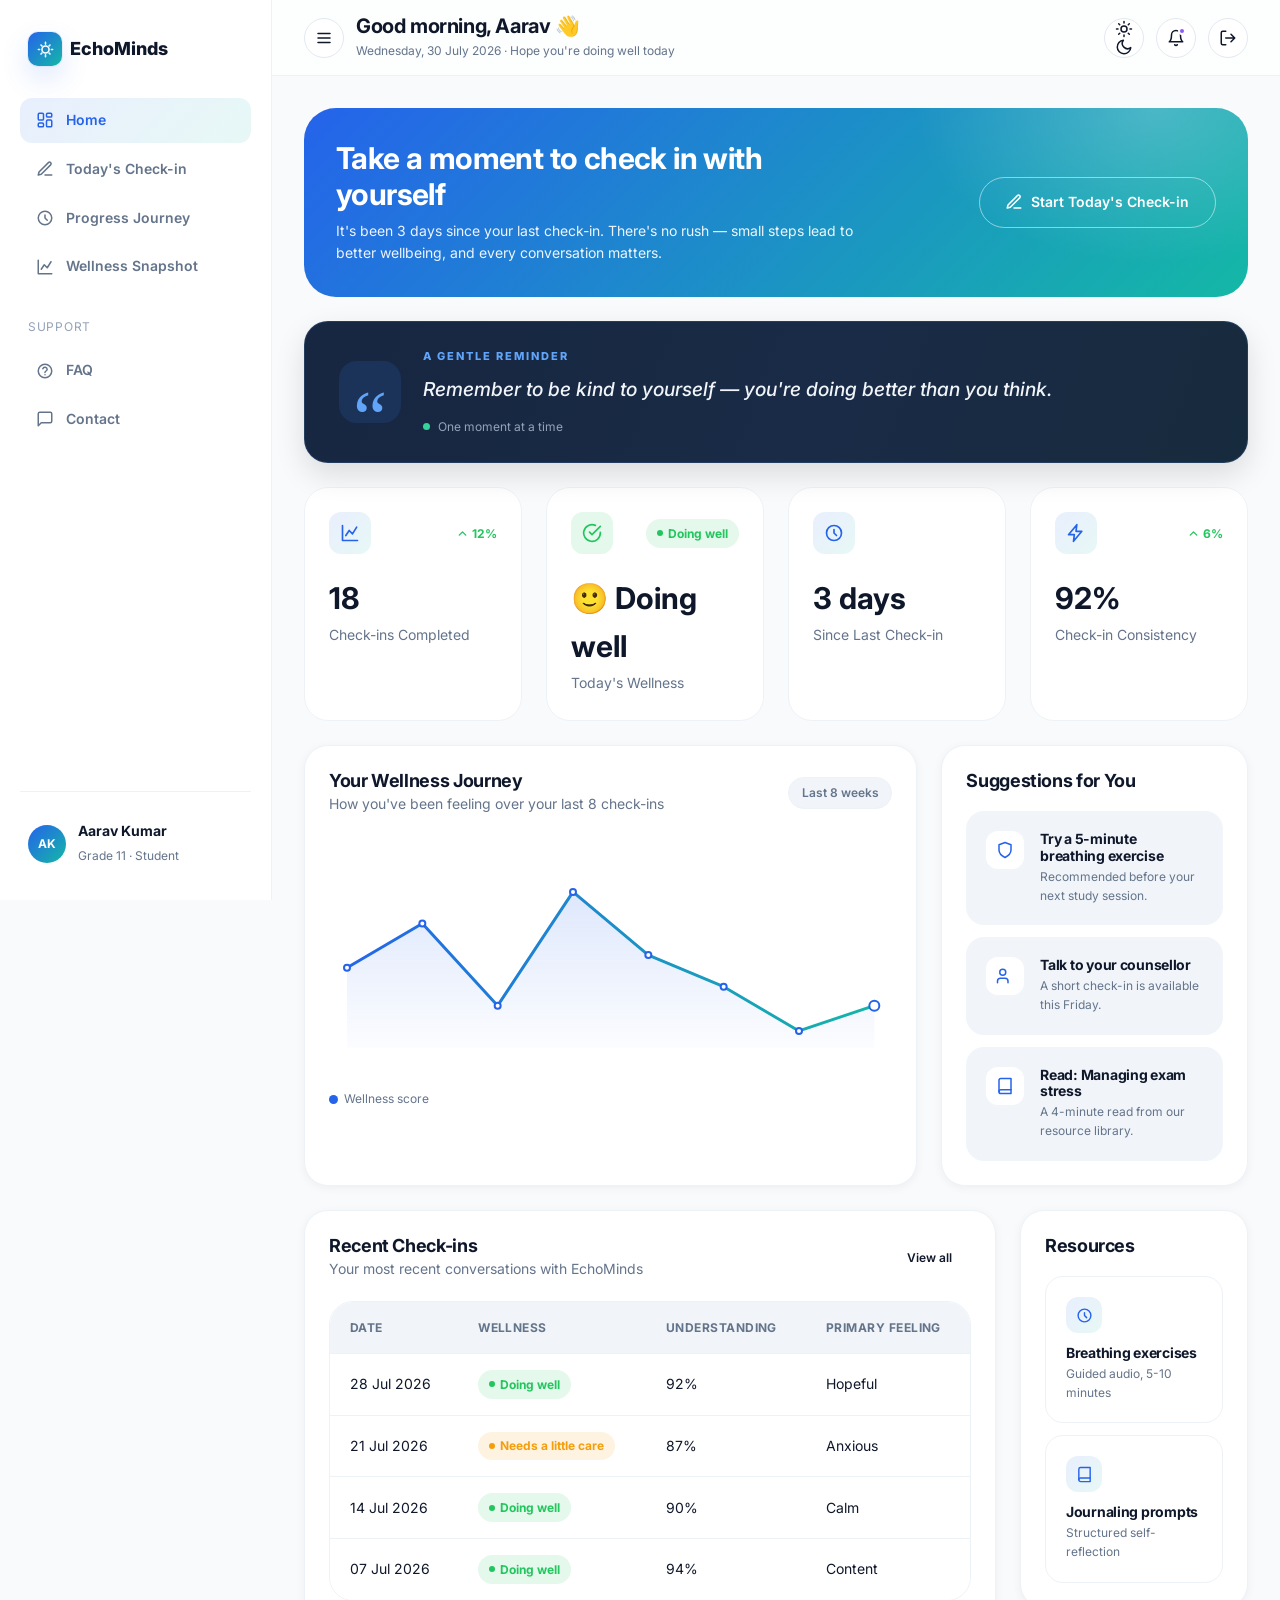
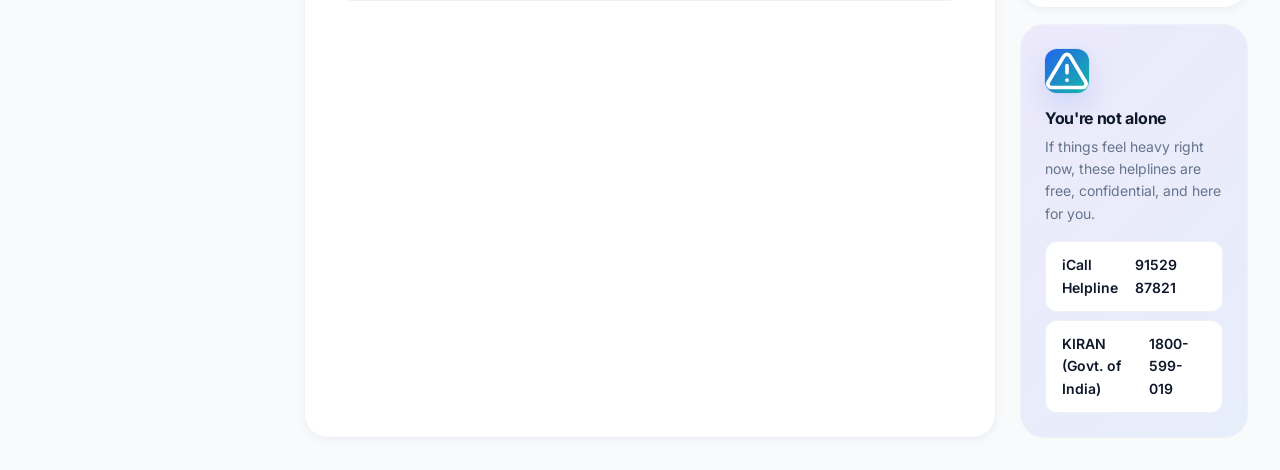
<file: frontend/student-dashboard.html>
<!DOCTYPE html>
<html lang="en">
<head>
<meta charset="UTF-8">
<meta name="viewport" content="width=device-width, initial-scale=1.0">
<title>Individual Dashboard — EchoMinds</title>
<link rel="preconnect" href="https://fonts.googleapis.com">
<link rel="preconnect" href="https://fonts.gstatic.com" crossorigin>
<link href="https://fonts.googleapis.com/css2?family=Inter:wght@400;500;600;700;800&display=swap" rel="stylesheet">
<link rel="stylesheet" href="css/style.css">
<link rel="stylesheet" href="css/components.css">
<link rel="stylesheet" href="css/dashboard.css">
<link rel="stylesheet" href="css/responsive.css">
</head>
<body class="page-ready">

<div class="app-shell">
  <!-- ================= SIDEBAR ================= -->
  <div class="sidebar-overlay"></div>
  <aside class="sidebar">
    <div class="sidebar__brand">
      <span class="brand__mark">
        <svg viewBox="0 0 24 24" fill="none" stroke="#fff" stroke-width="2" stroke-linecap="round" stroke-linejoin="round"><circle cx="12" cy="12" r="4.5"/><path d="M12 3v2.2M12 18.8V21M4.5 12H3M21 12h-1.5M6.3 6.3l1.1 1.1M16.6 16.6l1.1 1.1M6.3 17.7l1.1-1.1M16.6 7.4l1.1-1.1"/></svg>
      </span>
      EchoMinds
      <button class="sidebar-close icon-btn" style="margin-left:auto" aria-label="Close menu">
        <svg viewBox="0 0 24 24" fill="none" stroke="currentColor" stroke-width="2" stroke-linecap="round" stroke-linejoin="round"><path d="M18 6 6 18M6 6l12 12"/></svg>
      </button>
    </div>

    <nav class="sidebar-nav">
      <a href="student-dashboard.html" class="is-active">
        <svg viewBox="0 0 24 24" fill="none" stroke="currentColor" stroke-width="2" stroke-linecap="round" stroke-linejoin="round"><rect x="3" y="3" width="7" height="9" rx="1.5"/><rect x="14" y="3" width="7" height="5" rx="1.5"/><rect x="14" y="12" width="7" height="9" rx="1.5"/><rect x="3" y="16" width="7" height="5" rx="1.5"/></svg>
        Home
      </a>
      <a href="assessment.html">
        <svg viewBox="0 0 24 24" fill="none" stroke="currentColor" stroke-width="2" stroke-linecap="round" stroke-linejoin="round"><path d="M12 20h9M16.5 3.5a2.1 2.1 0 0 1 3 3L7 19l-4 1 1-4Z"/></svg>
        Today's Check-in
      </a>
      <a href="history.html">
        <svg viewBox="0 0 24 24" fill="none" stroke="currentColor" stroke-width="2" stroke-linecap="round" stroke-linejoin="round"><circle cx="12" cy="12" r="9"/><path d="M12 8v4l3 3"/></svg>
        Progress Journey
      </a>
      <a href="result.html">
        <svg viewBox="0 0 24 24" fill="none" stroke="currentColor" stroke-width="2" stroke-linecap="round" stroke-linejoin="round"><path d="M3 3v18h18M7 15l4-6 4 4 5-8"/></svg>
        Wellness Snapshot
      </a>

      <div class="sidebar__section-label">Support</div>
      <a href="faq.html">
        <svg viewBox="0 0 24 24" fill="none" stroke="currentColor" stroke-width="2" stroke-linecap="round" stroke-linejoin="round"><circle cx="12" cy="12" r="9"/><path d="M9.1 9a3 3 0 0 1 5.8 1c0 2-3 2-3 4"/><path d="M12 17h.01"/></svg>
        FAQ
      </a>
      <a href="contact.html">
        <svg viewBox="0 0 24 24" fill="none" stroke="currentColor" stroke-width="2" stroke-linecap="round" stroke-linejoin="round"><path d="M21 15a2 2 0 0 1-2 2H7l-4 4V5a2 2 0 0 1 2-2h14a2 2 0 0 1 2 2z"/></svg>
        Contact
      </a>
    </nav>

    <div class="sidebar__footer">
      <a href="profile.html" style="display:block">
        <div class="sidebar__user">
          <div class="table-avatar">AK</div>
          <div><strong>Aarav Kumar</strong><span>Grade 11 · Student</span></div>
        </div>
      </a>
    </div>
  </aside>

  <!-- ================= MAIN ================= -->
  <div class="main-area">
    <header class="topbar">
      <div class="flex items-center gap-3">
        <button class="sidebar-toggle icon-btn" aria-label="Open menu">
          <svg viewBox="0 0 24 24" fill="none" stroke="currentColor" stroke-width="2" stroke-linecap="round" stroke-linejoin="round"><path d="M4 6h16M4 12h16M4 18h16"/></svg>
        </button>
        <div>
          <h1>Good morning, Aarav 👋</h1>
          <div class="topbar__meta">Wednesday, 30 July 2026 · Hope you're doing well today</div>
        </div>
      </div>
      <div class="topbar__actions">
        <button class="icon-btn" data-theme-toggle aria-label="Toggle dark mode">
          <svg class="icon-sun" viewBox="0 0 24 24" fill="none" stroke="currentColor" stroke-width="2" stroke-linecap="round" stroke-linejoin="round"><circle cx="12" cy="12" r="4"/><path d="M12 2v2M12 20v2M4.9 4.9l1.4 1.4M17.7 17.7l1.4 1.4M2 12h2M20 12h2M4.9 19.1l1.4-1.4M17.7 6.3l1.4-1.4"/></svg>
          <svg class="icon-moon" viewBox="0 0 24 24" fill="none" stroke="currentColor" stroke-width="2" stroke-linecap="round" stroke-linejoin="round"><path d="M21 12.8A9 9 0 1 1 11.2 3a7 7 0 0 0 9.8 9.8Z"/></svg>
        </button>
        <button class="icon-btn" aria-label="Notifications"><span class="dot"></span>
          <svg viewBox="0 0 24 24" fill="none" stroke="currentColor" stroke-width="2" stroke-linecap="round" stroke-linejoin="round"><path d="M18 8a6 6 0 0 0-12 0c0 7-3 9-3 9h18s-3-2-3-9"/><path d="M13.7 21a2 2 0 0 1-3.4 0"/></svg>
        </button>
        <a href="index.html" class="icon-btn" aria-label="Logout">
          <svg viewBox="0 0 24 24" fill="none" stroke="currentColor" stroke-width="2" stroke-linecap="round" stroke-linejoin="round"><path d="M9 21H5a2 2 0 0 1-2-2V5a2 2 0 0 1 2-2h4"/><path d="M16 17l5-5-5-5M21 12H9"/></svg>
        </a>
      </div>
    </header>

    <main class="dashboard-content">
      <!-- Welcome banner -->
      <section class="welcome-banner" data-reveal="up">
        <div class="welcome-banner__text">
          <h2>Take a moment to check in with yourself</h2>
          <p>It's been 3 days since your last check-in. There's no rush — small steps lead to better wellbeing, and every conversation matters.</p>
        </div>
        <div class="welcome-banner__actions">
          <a href="assessment.html" class="btn btn-outline-white">
            <svg viewBox="0 0 24 24" fill="none" stroke="currentColor" stroke-width="2" stroke-linecap="round" stroke-linejoin="round"><path d="M12 20h9M16.5 3.5a2.1 2.1 0 0 1 3 3L7 19l-4 1 1-4Z"/></svg>
            Start Today's Check-in
          </a>
        </div>
      </section>

      <!-- Daily reminder -->
      <section class="daily-reminder" data-reveal="up" aria-label="Daily wellness reminder">
        <div class="daily-reminder__mark" aria-hidden="true">“</div>
        <div class="daily-reminder__content">
          <span class="daily-reminder__eyebrow">A GENTLE REMINDER</span>
          <p>Remember to be kind to yourself — you're doing better than you think.</p>
          <span class="daily-reminder__footer">
            <span class="daily-reminder__dot"></span>
            One moment at a time
          </span>
        </div>
      </section>

      <!-- Quick stats -->
      <section class="dash-grid grid-4 mt-6">
        <div class="stat-tile" data-reveal="up">
          <div class="stat-tile__top">
            <div class="stat-tile__icon"><svg viewBox="0 0 24 24" fill="none" stroke="currentColor" stroke-width="2" stroke-linecap="round" stroke-linejoin="round"><path d="M3 3v18h18M7 15l4-6 4 4 5-8"/></svg></div>
            <span class="stat-tile__trend up"><svg viewBox="0 0 24 24" fill="none" stroke="currentColor" stroke-width="2.5" stroke-linecap="round" stroke-linejoin="round"><path d="M18 15l-6-6-6 6"/></svg>12%</span>
          </div>
          <strong>18</strong>
          <span class="label">Check-ins Completed</span>
        </div>
        <div class="stat-tile" data-reveal="up" data-reveal-delay="60">
          <div class="stat-tile__top">
            <div class="stat-tile__icon success"><svg viewBox="0 0 24 24" fill="none" stroke="currentColor" stroke-width="2" stroke-linecap="round" stroke-linejoin="round"><path d="M22 11.08V12a10 10 0 1 1-5.93-9.14"/><path d="M22 4 12 14.01l-3-3"/></svg></div>
            <span class="badge badge-success">Doing well</span>
          </div>
          <strong>🙂 Doing well</strong>
          <span class="label">Today's Wellness</span>
        </div>
        <div class="stat-tile" data-reveal="up" data-reveal-delay="120">
          <div class="stat-tile__top">
            <div class="stat-tile__icon"><svg viewBox="0 0 24 24" fill="none" stroke="currentColor" stroke-width="2" stroke-linecap="round" stroke-linejoin="round"><circle cx="12" cy="12" r="9"/><path d="M12 8v4l3 3"/></svg></div>
          </div>
          <strong>3 days</strong>
          <span class="label">Since Last Check-in</span>
        </div>
        <div class="stat-tile" data-reveal="up" data-reveal-delay="180">
          <div class="stat-tile__top">
            <div class="stat-tile__icon"><svg viewBox="0 0 24 24" fill="none" stroke="currentColor" stroke-width="2" stroke-linecap="round" stroke-linejoin="round"><path d="M13 2 3 14h7l-1 8 10-12h-7l1-8Z"/></svg></div>
            <span class="stat-tile__trend up"><svg viewBox="0 0 24 24" fill="none" stroke="currentColor" stroke-width="2.5" stroke-linecap="round" stroke-linejoin="round"><path d="M18 15l-6-6-6 6"/></svg>6%</span>
          </div>
          <strong>92%</strong>
          <span class="label">Check-in Consistency</span>
        </div>
      </section>

      <!-- Trend + recommendations -->
      <section class="dash-grid grid-main-side mt-6">
        <div class="card chart-card" data-reveal="up">
          <div class="card__head">
            <div><h3>Your Wellness Journey</h3><p>How you've been feeling over your last 8 check-ins</p></div>
            <span class="tag">Last 8 weeks</span>
          </div>
          <canvas data-chart="line" data-points="28,35,22,40,30,25,18,22"></canvas>
          <div class="chart-legend">
            <span><i style="background:var(--color-primary)"></i>Wellness score</span>
          </div>
        </div>

        <div class="card" data-reveal="up" data-reveal-delay="100">
          <div class="card__head"><h3>Suggestions for You</h3></div>
          <div class="reco-card">
            <div class="reco-card__icon"><svg viewBox="0 0 24 24" fill="none" stroke="currentColor" stroke-width="2" stroke-linecap="round" stroke-linejoin="round"><path d="M12 22s8-4 8-10V5l-8-3-8 3v7c0 6 8 10 8 10Z"/></svg></div>
            <div><h5>Try a 5-minute breathing exercise</h5><p>Recommended before your next study session.</p></div>
          </div>
          <div class="reco-card">
            <div class="reco-card__icon"><svg viewBox="0 0 24 24" fill="none" stroke="currentColor" stroke-width="2" stroke-linecap="round" stroke-linejoin="round"><path d="M16 21v-2a4 4 0 0 0-4-4H6a4 4 0 0 0-4 4v2"/><circle cx="9" cy="7" r="4"/></svg></div>
            <div><h5>Talk to your counsellor</h5><p>A short check-in is available this Friday.</p></div>
          </div>
          <div class="reco-card">
            <div class="reco-card__icon"><svg viewBox="0 0 24 24" fill="none" stroke="currentColor" stroke-width="2" stroke-linecap="round" stroke-linejoin="round"><path d="M4 19.5A2.5 2.5 0 0 1 6.5 17H20"/><path d="M6.5 2H20v20H6.5A2.5 2.5 0 0 1 4 19.5v-15A2.5 2.5 0 0 1 6.5 2Z"/></svg></div>
            <div><h5>Read: Managing exam stress</h5><p>A 4-minute read from our resource library.</p></div>
          </div>
        </div>
      </section>

      <!-- History + Resources + Emergency -->
      <section class="dash-grid grid-main-side mt-6">
        <div class="card" data-reveal="up">
          <div class="card__head">
            <div><h3>Recent Check-ins</h3><p>Your most recent conversations with EchoMinds</p></div>
            <a href="history.html" class="btn btn-ghost btn-sm">View all</a>
          </div>
          <div class="table-wrap">
            <table class="data-table">
              <thead><tr><th>Date</th><th>Wellness</th><th>Understanding</th><th>Primary Feeling</th></tr></thead>
              <tbody>
                <tr><td>28 Jul 2026</td><td><span class="badge badge-success">Doing well</span></td><td>92%</td><td>Hopeful</td></tr>
                <tr><td>21 Jul 2026</td><td><span class="badge badge-warning">Needs a little care</span></td><td>87%</td><td>Anxious</td></tr>
                <tr><td>14 Jul 2026</td><td><span class="badge badge-success">Doing well</span></td><td>90%</td><td>Calm</td></tr>
                <tr><td>07 Jul 2026</td><td><span class="badge badge-success">Doing well</span></td><td>94%</td><td>Content</td></tr>
              </tbody>
            </table>
          </div>
        </div>

        <div class="flex flex-col gap-4">
          <div class="card" data-reveal="up" data-reveal-delay="100">
            <div class="card__head"><h3>Resources</h3></div>
            <div class="flex flex-col gap-3">
              <a class="resource-card" href="#">
                <div class="resource-card__icon"><svg viewBox="0 0 24 24" fill="none" stroke="currentColor" stroke-width="2" stroke-linecap="round" stroke-linejoin="round"><circle cx="12" cy="12" r="9"/><path d="M12 8v4l3 3"/></svg></div>
                <h5>Breathing exercises</h5>
                <p>Guided audio, 5-10 minutes</p>
              </a>
              <a class="resource-card" href="#">
                <div class="resource-card__icon"><svg viewBox="0 0 24 24" fill="none" stroke="currentColor" stroke-width="2" stroke-linecap="round" stroke-linejoin="round"><path d="M4 19.5A2.5 2.5 0 0 1 6.5 17H20"/><path d="M6.5 2H20v20H6.5A2.5 2.5 0 0 1 4 19.5v-15A2.5 2.5 0 0 1 6.5 2Z"/></svg></div>
                <h5>Journaling prompts</h5>
                <p>Structured self-reflection</p>
              </a>
            </div>
          </div>

          <div class="emergency-card" data-reveal="up" data-reveal-delay="160">
            <div class="emergency-card__icon">
              <svg viewBox="0 0 24 24" fill="none" stroke="#fff" stroke-width="2" stroke-linecap="round" stroke-linejoin="round"><path d="M10.29 3.86 1.82 18a2 2 0 0 0 1.71 3h16.94a2 2 0 0 0 1.71-3L13.71 3.86a2 2 0 0 0-3.42 0Z"/><path d="M12 9v4M12 17h.01"/></svg>
            </div>
            <h4>You're not alone</h4>
            <p>If things feel heavy right now, these helplines are free, confidential, and here for you.</p>
            <div class="emergency-card__numbers">
              <a href="tel:9152987821">iCall Helpline <span>91529 87821</span></a>
              <a href="tel:1800599019">KIRAN (Govt. of India) <span>1800-599-019</span></a>
            </div>
          </div>
        </div>
      </section>
    </main>
  </div>
</div>

<script src="js/animations.js"></script>
<script src="js/app.js"></script>
<script src="js/dashboard.js"></script>
</body>
</html>
</file>
<file: frontend/css/style.css>
/* ==========================================================================
   EchoMinds — Core Stylesheet
   Design tokens, reset, typography, layout primitives, marketing sections.
   ========================================================================== */

/* ---------- Design Tokens ---------- */
:root {
  /* Brand — sunrise palette: trust (blue), calm (teal), gentle awareness (lavender), hope (amber) */
  --color-primary: #2563eb;
  --color-primary-dark: #1d4ed8;
  --color-secondary: #14b8a6;
  --color-accent: #8b5cf6;
  --color-highlight: #fbbf24;
  --color-success: #22c55e;
  --color-warning: #f59e0b;
  --color-danger: #ef4444;

  --gradient-brand: linear-gradient(135deg, var(--color-primary) 0%, var(--color-secondary) 100%);
  --gradient-brand-soft: linear-gradient(135deg, rgba(37, 99, 235, 0.1) 0%, rgba(20, 184, 166, 0.1) 100%);
  --gradient-text: linear-gradient(135deg, #2563eb 0%, #14b8a6 100%);
  --gradient-sunrise: linear-gradient(135deg, #fde68a 0%, #fbbf24 100%);
  --gradient-panel: linear-gradient(135deg, #eff6ff 0%, #f0fdfa 55%, #f5f3ff 100%);
  --gradient-lavender-soft: linear-gradient(135deg, rgba(139, 92, 246, 0.1) 0%, rgba(37, 99, 235, 0.08) 100%);

  /* Surfaces */
  --color-bg: #f8fafc;
  --color-bg-alt: #f1f5f9;
  --color-surface: #ffffff;
  --color-surface-glass: rgba(255, 255, 255, 0.72);
  --color-border: #e2e8f0;
  --color-border-soft: #edf2f7;

  /* Text */
  --color-text: #0f172a;
  --color-text-secondary: #64748b;
  --color-text-muted: #94a3b8;
  --color-on-brand: #ffffff;

  /* Elevation — soft & diffused, never harsh */
  --shadow-xs: 0 1px 2px rgba(15, 23, 42, 0.04);
  --shadow-sm: 0 2px 10px rgba(15, 23, 42, 0.05);
  --shadow-md: 0 10px 28px rgba(15, 23, 42, 0.07);
  --shadow-lg: 0 18px 44px rgba(15, 23, 42, 0.1);
  --shadow-xl: 0 26px 64px rgba(15, 23, 42, 0.13);
  --shadow-glow: 0 0 0 1px rgba(37, 99, 235, 0.08), 0 12px 28px rgba(37, 99, 235, 0.16);

  /* Radius — rounded, friendly, breathing */
  --radius-sm: 12px;
  --radius-md: 18px;
  --radius-lg: 24px;
  --radius-xl: 32px;
  --radius-pill: 999px;

  /* Spacing scale */
  --space-1: 4px;
  --space-2: 8px;
  --space-3: 12px;
  --space-4: 16px;
  --space-5: 20px;
  --space-6: 24px;
  --space-8: 32px;
  --space-10: 40px;
  --space-12: 48px;
  --space-16: 64px;
  --space-20: 80px;
  --space-24: 96px;

  /* Type */
  --font-sans: 'Inter', -apple-system, BlinkMacSystemFont, 'Segoe UI', sans-serif;
  --fs-xs: 0.75rem;
  --fs-sm: 0.875rem;
  --fs-base: 1rem;
  --fs-md: 1.125rem;
  --fs-lg: 1.25rem;
  --fs-xl: 1.5rem;
  --fs-2xl: 1.875rem;
  --fs-3xl: 2.375rem;
  --fs-4xl: 3rem;
  --fs-5xl: 3.75rem;

  /* Motion */
  --ease-out: cubic-bezier(0.16, 1, 0.3, 1);
  --ease-spring: cubic-bezier(0.34, 1.32, 0.64, 1);
  --dur-fast: 150ms;
  --dur-base: 280ms;
  --dur-slow: 500ms;

  --container-max: 1240px;
  --header-h: 76px;
  color-scheme: light;
}

/* ---------- Dark Mode — calm night sky, not cyber-dark ---------- */
:root[data-theme='dark'] {
  color-scheme: dark;
  --color-bg: #0b1220;
  --color-bg-alt: #111c31;
  --color-surface: #16213a;
  --color-surface-glass: rgba(22, 33, 58, 0.72);
  --color-border: #223252;
  --color-border-soft: #1b2740;

  --color-text: #f1f5f9;
  --color-text-secondary: #94a3b8;
  --color-text-muted: #64748b;

  --shadow-xs: 0 1px 2px rgba(0, 0, 0, 0.3);
  --shadow-sm: 0 2px 10px rgba(0, 0, 0, 0.32);
  --shadow-md: 0 10px 28px rgba(0, 0, 0, 0.4);
  --shadow-lg: 0 20px 48px rgba(0, 0, 0, 0.45);
  --shadow-xl: 0 28px 72px rgba(0, 0, 0, 0.5);
  --shadow-glow: 0 0 0 1px rgba(37, 99, 235, 0.2), 0 16px 36px rgba(20, 184, 166, 0.22);
}

@media (prefers-color-scheme: dark) {
  :root:not([data-theme='light']) {
    color-scheme: dark;
    --color-bg: #0b1220;
    --color-bg-alt: #111c31;
    --color-surface: #16213a;
    --color-surface-glass: rgba(22, 33, 58, 0.72);
    --color-border: #223252;
    --color-border-soft: #1b2740;
    --color-text: #f1f5f9;
    --color-text-secondary: #94a3b8;
    --color-text-muted: #64748b;
    --shadow-xs: 0 1px 2px rgba(0, 0, 0, 0.3);
    --shadow-sm: 0 2px 10px rgba(0, 0, 0, 0.32);
    --shadow-md: 0 10px 28px rgba(0, 0, 0, 0.4);
    --shadow-lg: 0 20px 48px rgba(0, 0, 0, 0.45);
    --shadow-xl: 0 28px 72px rgba(0, 0, 0, 0.5);
    --shadow-glow: 0 0 0 1px rgba(37, 99, 235, 0.2), 0 16px 36px rgba(20, 184, 166, 0.22);
  }
}

/* ---------- Reset ---------- */
*, *::before, *::after { box-sizing: border-box; }
* { margin: 0; }
html { scroll-behavior: smooth; -webkit-text-size-adjust: 100%; overflow-x: hidden; }

@media (prefers-reduced-motion: reduce) {
  html { scroll-behavior: auto; }
  *, *::before, *::after {
    animation-duration: 0.01ms !important;
    animation-iteration-count: 1 !important;
    transition-duration: 0.01ms !important;
    scroll-behavior: auto !important;
  }
}

body {
  font-family: var(--font-sans);
  background: var(--color-bg);
  color: var(--color-text);
  font-size: var(--fs-base);
  line-height: 1.6;
  min-height: 100svh;
  overflow-x: hidden;
  -webkit-font-smoothing: antialiased;
  transition: background-color var(--dur-base) var(--ease-out), color var(--dur-base) var(--ease-out);
}

img, picture, svg, video { display: block; max-width: 100%; }
button, input, textarea, select { font: inherit; color: inherit; }
a { color: inherit; text-decoration: none; }
ul, ol { list-style: none; padding: 0; }

h1, h2, h3, h4, h5, h6 {
  line-height: 1.2;
  font-weight: 700;
  letter-spacing: -0.02em;
}

::selection { background: var(--color-primary); color: #fff; }

/* Focus visibility for accessibility */
:focus-visible {
  outline: 2px solid var(--color-primary);
  outline-offset: 3px;
  border-radius: 4px;
}

/* ---------- Scrollbar (light touch) ---------- */
::-webkit-scrollbar { width: 10px; height: 10px; }
::-webkit-scrollbar-track { background: transparent; }
::-webkit-scrollbar-thumb { background: var(--color-border); border-radius: var(--radius-pill); border: 2px solid var(--color-bg); }
::-webkit-scrollbar-thumb:hover { background: var(--color-text-muted); }

/* ---------- Layout Primitives ---------- */
.container {
  width: 100%;
  max-width: var(--container-max);
  margin-inline: auto;
  padding-inline: var(--space-6);
}

.section { padding-block: var(--space-24); }
.section-tight { padding-block: var(--space-16); }

.section-head {
  max-width: 640px;
  margin-inline: auto;
  text-align: center;
  margin-bottom: var(--space-16);
}

.eyebrow {
  display: inline-flex;
  align-items: center;
  gap: var(--space-2);
  font-size: var(--fs-xs);
  font-weight: 700;
  letter-spacing: 0.08em;
  text-transform: uppercase;
  color: var(--color-primary);
  background: var(--gradient-brand-soft);
  padding: var(--space-2) var(--space-4);
  border-radius: var(--radius-pill);
  margin-bottom: var(--space-5);
}
.eyebrow::before {
  content: '';
  width: 6px; height: 6px;
  border-radius: 50%;
  background: var(--color-primary);
  box-shadow: 0 0 0 3px rgba(37, 99, 235, 0.18);
}

.section-title {
  font-size: clamp(1.75rem, 3vw, var(--fs-3xl));
  margin-bottom: var(--space-4);
}

.section-subtitle {
  color: var(--color-text-secondary);
  font-size: var(--fs-md);
}

.text-gradient {
  background: var(--gradient-text);
  -webkit-background-clip: text;
  background-clip: text;
  color: transparent;
}

/* ==========================================================================
   Navbar
   ========================================================================== */
.navbar {
  position: fixed;
  top: 0; left: 0; right: 0;
  z-index: 1000;
  height: var(--header-h);
  display: flex;
  align-items: center;
  background: transparent;
  transition: background-color var(--dur-base) var(--ease-out), box-shadow var(--dur-base) var(--ease-out), border-color var(--dur-base) var(--ease-out), height var(--dur-base) var(--ease-out);
  border-bottom: 1px solid transparent;
}

.navbar.is-scrolled {
  height: 68px;
  background: var(--color-surface-glass);
  backdrop-filter: blur(16px) saturate(160%);
  -webkit-backdrop-filter: blur(16px) saturate(160%);
  border-bottom: 1px solid var(--color-border-soft);
  box-shadow: var(--shadow-sm);
}

.navbar__inner {
  width: 100%;
  max-width: var(--container-max);
  margin-inline: auto;
  padding-inline: var(--space-6);
  display: flex;
  align-items: center;
  justify-content: space-between;
  gap: var(--space-6);
}

.brand {
  display: inline-flex;
  align-items: center;
  gap: var(--space-2);
  font-weight: 800;
  font-size: var(--fs-lg);
  letter-spacing: -0.02em;
}

.brand__mark {
  width: 34px; height: 34px;
  border-radius: 10px;
  display: grid;
  place-items: center;
  background: var(--gradient-brand);
  box-shadow: var(--shadow-glow);
  flex-shrink: 0;
}
.brand__mark svg { width: 19px; height: 19px; }

.nav-links {
  display: flex;
  align-items: center;
  gap: var(--space-8);
}

.nav-links a {
  position: relative;
  font-size: var(--fs-sm);
  font-weight: 600;
  color: var(--color-text-secondary);
  padding-block: var(--space-2);
  transition: color var(--dur-fast) var(--ease-out);
}
.nav-links a:hover { color: var(--color-text); }
.nav-links a::after {
  content: '';
  position: absolute;
  left: 0; right: 0; bottom: -2px;
  height: 2px;
  border-radius: var(--radius-pill);
  background: var(--gradient-brand);
  transform: scaleX(0);
  transform-origin: left;
  transition: transform var(--dur-base) var(--ease-out);
}
.nav-links a:hover::after { transform: scaleX(1); }

.navbar__actions {
  display: flex;
  align-items: center;
  gap: var(--space-3);
}

.theme-toggle {
  width: 40px; height: 40px;
  border-radius: 50%;
  border: 1px solid var(--color-border);
  background: var(--color-surface);
  display: grid;
  place-items: center;
  cursor: pointer;
  transition: transform var(--dur-fast) var(--ease-spring), border-color var(--dur-fast);
}
.theme-toggle:hover { transform: translateY(-2px); border-color: var(--color-primary); }
.theme-toggle svg { width: 18px; height: 18px; }
.theme-toggle .icon-moon { display: none; }
:root[data-theme='dark'] .theme-toggle .icon-sun { display: none; }
:root[data-theme='dark'] .theme-toggle .icon-moon { display: block; }

.nav-toggle {
  display: none;
  width: 40px; height: 40px;
  border-radius: 10px;
  border: 1px solid var(--color-border);
  background: var(--color-surface);
  cursor: pointer;
  position: relative;
}
.nav-toggle span {
  position: absolute;
  left: 50%; top: 50%;
  width: 18px; height: 2px;
  background: var(--color-text);
  border-radius: 2px;
  transform: translate(-50%, -50%);
  transition: background var(--dur-base) var(--ease-out);
}
.nav-toggle span::before, .nav-toggle span::after {
  content: '';
  position: absolute;
  left: 0;
  width: 18px;
  height: 2px;
  background: var(--color-text);
  border-radius: 2px;
  transition: transform var(--dur-base) var(--ease-out), top var(--dur-base) var(--ease-out);
}
.nav-toggle span::before { top: -6px; }
.nav-toggle span::after { top: 6px; }
.nav-toggle.is-open span { background: transparent; }
.nav-toggle.is-open span::before { top: 0; transform: rotate(45deg); }
.nav-toggle.is-open span::after { top: 0; transform: rotate(-45deg); }

/* ==========================================================================
   Hero
   ========================================================================== */
.hero {
  position: relative;
  padding-top: calc(var(--header-h) + var(--space-16));
  padding-bottom: var(--space-24);
  overflow: hidden;
}

.hero__bg {
  position: absolute;
  inset: -10% -10% auto -10%;
  height: 900px;
  background:
    radial-gradient(600px 400px at 15% 20%, rgba(37, 99, 235, 0.12), transparent 60%),
    radial-gradient(600px 400px at 85% 10%, rgba(20, 184, 166, 0.12), transparent 60%),
    radial-gradient(500px 420px at 55% 65%, rgba(251, 191, 36, 0.1), transparent 60%);
  filter: blur(10px);
  z-index: -1;
  pointer-events: none;
}

/* Soft floating organic shapes — morning light, not tech */
.hero__blob {
  position: absolute;
  border-radius: 50%;
  filter: blur(2px);
  opacity: 0.5;
  z-index: -1;
  pointer-events: none;
  animation: blob-drift 9s ease-in-out infinite;
}
.hero__blob--1 { width: 120px; height: 120px; top: 8%; left: 4%; background: radial-gradient(circle at 30% 30%, #fde68a, transparent 70%); animation-delay: 0s; }
.hero__blob--2 { width: 70px; height: 70px; bottom: 12%; left: 14%; background: radial-gradient(circle at 30% 30%, #99f6e4, transparent 70%); animation-delay: 1.5s; }
.hero__blob--3 { width: 90px; height: 90px; top: 18%; right: 6%; background: radial-gradient(circle at 30% 30%, #bfdbfe, transparent 70%); animation-delay: 3s; }

@keyframes blob-drift {
  0%, 100% { transform: translateY(0) translateX(0); }
  50% { transform: translateY(-16px) translateX(8px); }
}

.hero__grid {
  display: grid;
  grid-template-columns: 1.05fr 0.95fr;
  gap: var(--space-16);
  align-items: center;
}

.hero__content h1 {
  font-size: clamp(2.25rem, 4.4vw, var(--fs-5xl));
  margin-bottom: var(--space-6);
}

.hero__content p {
  font-size: var(--fs-md);
  color: var(--color-text-secondary);
  max-width: 540px;
  margin-bottom: var(--space-8);
}

.hero__actions {
  display: flex;
  flex-wrap: wrap;
  gap: var(--space-4);
  margin-bottom: var(--space-10);
}

.hero__meta {
  display: flex;
  align-items: center;
  gap: var(--space-4);
  color: var(--color-text-secondary);
  font-size: var(--fs-sm);
}

.avatar-stack {
  display: flex;
}
.avatar-stack span {
  width: 32px; height: 32px;
  border-radius: 50%;
  border: 2px solid var(--color-bg);
  background: var(--gradient-brand);
  margin-left: -10px;
  display: grid;
  place-items: center;
  font-size: 11px;
  font-weight: 700;
  color: #fff;
}
.avatar-stack span:first-child { margin-left: 0; }

/* ---------- Hero dashboard preview illustration ---------- */
.hero__visual {
  position: relative;
}

.preview-card {
  background: var(--color-surface);
  border: 1px solid var(--color-border-soft);
  border-radius: var(--radius-xl);
  box-shadow: var(--shadow-xl);
  padding: var(--space-6);
  position: relative;
  transform: perspective(1000px) rotateY(-6deg) rotateX(3deg);
  transition: transform var(--dur-slow) var(--ease-out);
}
.preview-card:hover { transform: perspective(1000px) rotateY(-2deg) rotateX(1deg); }

.preview-card__header {
  display: flex;
  align-items: center;
  justify-content: space-between;
  margin-bottom: var(--space-5);
}

.preview-card__dots { display: flex; gap: 6px; }
.preview-card__dots span { width: 9px; height: 9px; border-radius: 50%; background: var(--color-border); }
.preview-card__dots span:nth-child(1) { background: var(--color-danger); }
.preview-card__dots span:nth-child(2) { background: var(--color-warning); }
.preview-card__dots span:nth-child(3) { background: var(--color-success); }

.preview-card__badge {
  font-size: var(--fs-xs);
  font-weight: 700;
  color: var(--color-success);
  background: rgba(34, 197, 94, 0.12);
  padding: var(--space-1) var(--space-3);
  border-radius: var(--radius-pill);
}

.preview-mini-grid {
  display: grid;
  grid-template-columns: repeat(3, 1fr);
  gap: var(--space-3);
  margin-bottom: var(--space-5);
}

.preview-mini {
  background: var(--color-bg-alt);
  border-radius: var(--radius-md);
  padding: var(--space-4);
}
.preview-mini strong { display: block; font-size: var(--fs-xl); margin-bottom: 2px; }
.preview-mini span { font-size: var(--fs-xs); color: var(--color-text-secondary); }

.preview-chart {
  height: 130px;
  border-radius: var(--radius-md);
  background: var(--color-bg-alt);
  padding: var(--space-4);
  display: flex;
  align-items: flex-end;
  gap: 8px;
  margin-bottom: var(--space-5);
}
.preview-chart i {
  flex: 1;
  border-radius: 6px 6px 0 0;
  background: var(--gradient-brand);
  opacity: 0.85;
  animation: bar-grow 1.4s var(--ease-out) both;
}

@keyframes bar-grow {
  from { transform: scaleY(0); }
  to { transform: scaleY(1); }
}

.preview-row {
  display: flex;
  align-items: center;
  gap: var(--space-3);
  padding: var(--space-3);
  border-radius: var(--radius-md);
  background: var(--color-bg-alt);
}
.preview-row + .preview-row { margin-top: var(--space-2); }
.preview-row__icon {
  width: 34px; height: 34px;
  border-radius: 10px;
  background: var(--gradient-brand-soft);
  color: var(--color-primary);
  display: grid;
  place-items: center;
  flex-shrink: 0;
}
.preview-row__icon svg { width: 16px; height: 16px; }
.preview-row div strong { display: block; font-size: var(--fs-sm); }
.preview-row div span { font-size: var(--fs-xs); color: var(--color-text-secondary); }

.floating-chip {
  position: absolute;
  background: var(--color-surface);
  border: 1px solid var(--color-border-soft);
  box-shadow: var(--shadow-lg);
  border-radius: var(--radius-lg);
  padding: var(--space-3) var(--space-4);
  display: flex;
  align-items: center;
  gap: var(--space-3);
  animation: float 5s ease-in-out infinite;
}
.floating-chip svg { width: 18px; height: 18px; }
.floating-chip strong { font-size: var(--fs-sm); display: block; }
.floating-chip span { font-size: var(--fs-xs); color: var(--color-text-secondary); }

.floating-chip--1 { top: -6%; right: -8%; animation-delay: 0s; }
.floating-chip--2 { bottom: -8%; left: -10%; animation-delay: 1.4s; }

@keyframes float {
  0%, 100% { transform: translateY(0); }
  50% { transform: translateY(-12px); }
}

/* ==========================================================================
   Stats
   ========================================================================== */
.stats {
  padding-block: var(--space-16);
  border-top: 1px solid var(--color-border-soft);
  border-bottom: 1px solid var(--color-border-soft);
  background: var(--color-surface);
}
.stats__grid {
  display: grid;
  grid-template-columns: repeat(4, 1fr);
  gap: var(--space-8);
  text-align: center;
}
.stat__value {
  font-size: clamp(1.75rem, 3vw, var(--fs-3xl));
  font-weight: 800;
  background: var(--gradient-text);
  -webkit-background-clip: text;
  background-clip: text;
  color: transparent;
  display: inline-flex;
}
.stat__label {
  margin-top: var(--space-2);
  color: var(--color-text-secondary);
  font-size: var(--fs-sm);
  font-weight: 500;
}

/* ==========================================================================
   Features
   ========================================================================== */
.features__grid {
  display: grid;
  grid-template-columns: repeat(4, 1fr);
  gap: var(--space-6);
}

.feature-card {
  background: var(--color-surface);
  border: 1px solid var(--color-border-soft);
  border-radius: var(--radius-lg);
  padding: var(--space-8) var(--space-6);
  position: relative;
  overflow: hidden;
  transition: transform var(--dur-base) var(--ease-out), box-shadow var(--dur-base) var(--ease-out), border-color var(--dur-base) var(--ease-out);
}
.feature-card::before {
  content: '';
  position: absolute;
  inset: 0;
  background: radial-gradient(220px 140px at var(--mx, 50%) var(--my, 0%), rgba(37, 99, 235, 0.1), transparent 70%);
  opacity: 0;
  transition: opacity var(--dur-base) var(--ease-out);
  pointer-events: none;
}
.feature-card:hover {
  transform: translateY(-6px);
  box-shadow: var(--shadow-lg);
  border-color: rgba(37, 99, 235, 0.2);
}
.feature-card:hover::before { opacity: 1; }

.feature-card__icon {
  width: 52px; height: 52px;
  border-radius: var(--radius-md);
  background: var(--gradient-brand);
  display: grid;
  place-items: center;
  margin-bottom: var(--space-5);
  box-shadow: var(--shadow-glow);
}
.feature-card__icon svg { width: 24px; height: 24px; color: #fff; }

.feature-card h3 { font-size: var(--fs-md); margin-bottom: var(--space-2); }
.feature-card p { color: var(--color-text-secondary); font-size: var(--fs-sm); }

/* ==========================================================================
   How It Works
   ========================================================================== */
.timeline {
  position: relative;
  display: grid;
  grid-template-columns: repeat(5, 1fr);
  gap: var(--space-6);
}
.timeline::before {
  content: '';
  position: absolute;
  top: 27px; left: 6%; right: 6%;
  height: 2px;
  background: linear-gradient(90deg, var(--color-border) 0%, var(--color-border) 100%);
  background-image: repeating-linear-gradient(90deg, var(--color-border) 0 8px, transparent 8px 16px);
  z-index: 0;
}

.timeline-step { position: relative; text-align: center; z-index: 1; }
.timeline-step__num {
  width: 56px; height: 56px;
  margin-inline: auto;
  border-radius: 50%;
  background: var(--color-surface);
  border: 2px solid var(--color-border);
  display: grid;
  place-items: center;
  font-weight: 800;
  font-size: var(--fs-lg);
  color: var(--color-primary);
  margin-bottom: var(--space-5);
  transition: border-color var(--dur-base), transform var(--dur-base) var(--ease-spring), background var(--dur-base);
}
.timeline-step:hover .timeline-step__num {
  border-color: var(--color-primary);
  background: var(--gradient-brand);
  color: #fff;
  transform: scale(1.08);
}
.timeline-step h4 { font-size: var(--fs-base); margin-bottom: var(--space-2); }
.timeline-step p { font-size: var(--fs-sm); color: var(--color-text-secondary); }

/* ==========================================================================
   Why EchoMinds
   ========================================================================== */
.why__grid {
  display: grid;
  grid-template-columns: 1fr 1fr;
  gap: var(--space-16);
  align-items: center;
}

.why-list { display: flex; flex-direction: column; gap: var(--space-6); }
.why-item { display: flex; gap: var(--space-4); }
.why-item__icon {
  width: 44px; height: 44px;
  flex-shrink: 0;
  border-radius: var(--radius-sm);
  background: var(--gradient-brand-soft);
  color: var(--color-primary);
  display: grid;
  place-items: center;
}
.why-item__icon svg { width: 20px; height: 20px; }
.why-item h4 { font-size: var(--fs-base); margin-bottom: var(--space-1); }
.why-item p { font-size: var(--fs-sm); color: var(--color-text-secondary); }

.why__panel {
  background: var(--gradient-panel);
  border: 1px solid var(--color-border-soft);
  border-radius: var(--radius-xl);
  padding: var(--space-10);
  color: var(--color-text);
  position: relative;
  overflow: hidden;
  box-shadow: var(--shadow-lg);
}
.why__panel::after {
  content: '';
  position: absolute;
  inset: 0;
  background: radial-gradient(320px 220px at 90% 10%, rgba(251, 191, 36, 0.14), transparent 60%);
}
.why__panel h3 { font-size: var(--fs-2xl); margin-bottom: var(--space-4); position: relative; }
.why__panel p { color: var(--color-text-secondary); position: relative; margin-bottom: var(--space-6); }
.why__panel .risk-meter { position: relative; }
.why__panel .badge { color: var(--color-text) !important; background: var(--color-surface) !important; border: 1px solid var(--color-border-soft); box-shadow: var(--shadow-xs); }

/* ==========================================================================
   Testimonials
   ========================================================================== */
.testimonials__grid {
  display: grid;
  grid-template-columns: repeat(3, 1fr);
  gap: var(--space-6);
}
.testimonial-card {
  background: var(--color-surface);
  border: 1px solid var(--color-border-soft);
  border-radius: var(--radius-lg);
  padding: var(--space-8);
  transition: transform var(--dur-base) var(--ease-out), box-shadow var(--dur-base) var(--ease-out);
}
.testimonial-card:hover { transform: translateY(-4px); box-shadow: var(--shadow-md); }
.testimonial-card__stars { display: flex; gap: 3px; margin-bottom: var(--space-4); color: var(--color-warning); }
.testimonial-card__stars svg { width: 16px; height: 16px; }
.testimonial-card p { font-size: var(--fs-sm); color: var(--color-text); margin-bottom: var(--space-6); }
.testimonial-card__person { display: flex; align-items: center; gap: var(--space-3); }
.testimonial-card__avatar {
  width: 42px; height: 42px;
  border-radius: 50%;
  background: var(--gradient-brand);
  display: grid;
  place-items: center;
  color: #fff;
  font-weight: 700;
  font-size: var(--fs-sm);
}
.testimonial-card__person strong { display: block; font-size: var(--fs-sm); }
.testimonial-card__person span { font-size: var(--fs-xs); color: var(--color-text-secondary); }

/* ==========================================================================
   FAQ preview / Accordion
   ========================================================================== */
.accordion { max-width: 760px; margin-inline: auto; display: flex; flex-direction: column; gap: var(--space-3); }
.accordion-item {
  background: var(--color-surface);
  border: 1px solid var(--color-border-soft);
  border-radius: var(--radius-md);
  overflow: hidden;
  transition: border-color var(--dur-base), box-shadow var(--dur-base);
}
.accordion-item.is-open { border-color: rgba(37, 99, 235, 0.22); box-shadow: var(--shadow-sm); }
.accordion-trigger {
  width: 100%;
  display: flex;
  align-items: center;
  justify-content: space-between;
  gap: var(--space-4);
  padding: var(--space-5) var(--space-6);
  background: transparent;
  border: none;
  text-align: left;
  cursor: pointer;
  font-weight: 600;
  font-size: var(--fs-base);
}
.accordion-trigger__icon {
  flex-shrink: 0;
  width: 30px; height: 30px;
  border-radius: 50%;
  background: var(--color-bg-alt);
  display: grid;
  place-items: center;
  transition: transform var(--dur-base) var(--ease-spring), background var(--dur-base);
}
.accordion-item.is-open .accordion-trigger__icon { transform: rotate(45deg); background: var(--gradient-brand); color: #fff; }
.accordion-trigger__icon svg { width: 14px; height: 14px; }
.accordion-panel {
  display: grid;
  grid-template-rows: 0fr;
  transition: grid-template-rows var(--dur-base) var(--ease-out);
}
.accordion-item.is-open .accordion-panel { grid-template-rows: 1fr; }
.accordion-panel__inner { overflow: hidden; }
.accordion-panel p {
  padding: 0 var(--space-6) var(--space-5);
  color: var(--color-text-secondary);
  font-size: var(--fs-sm);
}

/* ==========================================================================
   CTA band
   ========================================================================== */
.cta-band {
  border-radius: var(--radius-xl);
  background: var(--gradient-brand);
  padding: var(--space-16);
  text-align: center;
  color: #fff;
  position: relative;
  overflow: hidden;
}
.cta-band::before {
  content: '';
  position: absolute;
  inset: 0;
  background: radial-gradient(500px 300px at 20% 0%, rgba(255,255,255,0.2), transparent 60%);
}
.cta-band h2 { font-size: clamp(1.5rem, 3vw, var(--fs-3xl)); margin-bottom: var(--space-4); position: relative; }
.cta-band p { opacity: 0.92; margin-bottom: var(--space-8); position: relative; }
.cta-band .btn-group { position: relative; display: flex; gap: var(--space-4); justify-content: center; flex-wrap: wrap; }

/* ==========================================================================
   Footer
   ========================================================================== */
.footer {
  background: var(--color-bg-alt);
  border-top: 1px solid var(--color-border-soft);
  padding-top: var(--space-16);
}
.footer__grid {
  display: grid;
  grid-template-columns: 1.4fr repeat(4, 1fr);
  gap: var(--space-8);
  padding-bottom: var(--space-12);
}
.footer__brand p { color: var(--color-text-secondary); font-size: var(--fs-sm); margin-top: var(--space-4); max-width: 280px; }
.footer h5 { font-size: var(--fs-sm); margin-bottom: var(--space-4); }
.footer ul { display: flex; flex-direction: column; gap: var(--space-3); }
.footer a { font-size: var(--fs-sm); color: var(--color-text-secondary); transition: color var(--dur-fast); }
.footer a:hover { color: var(--color-primary); }
.footer__social { display: flex; gap: var(--space-3); margin-top: var(--space-5); }
.footer__social a {
  width: 36px; height: 36px;
  border-radius: 50%;
  border: 1px solid var(--color-border);
  display: grid;
  place-items: center;
  transition: all var(--dur-fast);
}
.footer__social a:hover { background: var(--gradient-brand); border-color: transparent; color: #fff; transform: translateY(-2px); }
.footer__social svg { width: 16px; height: 16px; }
.footer__bottom {
  border-top: 1px solid var(--color-border-soft);
  padding-block: var(--space-6);
  display: flex;
  justify-content: space-between;
  align-items: center;
  font-size: var(--fs-xs);
  color: var(--color-text-muted);
  flex-wrap: wrap;
  gap: var(--space-3);
}

/* ==========================================================================
   Scroll Reveal Animation Utilities (driven by animations.js)
   ========================================================================== */
[data-reveal] {
  opacity: 0;
  transition: opacity var(--dur-slow) var(--ease-out), transform var(--dur-slow) var(--ease-out);
}
[data-reveal='up'] { transform: translateY(28px); }
[data-reveal='left'] { transform: translateX(-28px); }
[data-reveal='right'] { transform: translateX(28px); }
[data-reveal='scale'] { transform: scale(0.92); }
[data-reveal].is-visible { opacity: 1; transform: none; }

/* Simple page-load fade for hero content */
.fade-in-up {
  animation: fadeInUp var(--dur-slow) var(--ease-out) both;
}
@keyframes fadeInUp {
  from { opacity: 0; transform: translateY(20px); }
  to { opacity: 1; transform: translateY(0); }
}

.delay-1 { animation-delay: .08s; }
.delay-2 { animation-delay: .16s; }
.delay-3 { animation-delay: .24s; }
.delay-4 { animation-delay: .32s; }

/* Page transition wrapper */
body.page-ready { animation: pageFade .4s var(--ease-out) both; }
@keyframes pageFade { from { opacity: 0; } to { opacity: 1; } }
</file>
<file: frontend/css/components.css>
/* ==========================================================================
   EchoMinds — Component Library
   Buttons, cards, badges, forms, risk meter, tables, modals, alerts, chips
   ========================================================================== */

/* ---------- Buttons ---------- */
.btn {
  --btn-bg: var(--color-surface);
  --btn-color: var(--color-text);
  position: relative;
  display: inline-flex;
  align-items: center;
  justify-content: center;
  gap: var(--space-2);
  padding: 0.85rem 1.6rem;
  border-radius: var(--radius-pill);
  font-size: var(--fs-sm);
  font-weight: 600;
  border: 1px solid transparent;
  cursor: pointer;
  overflow: hidden;
  isolation: isolate;
  white-space: nowrap;
  transition: transform var(--dur-fast) var(--ease-out), box-shadow var(--dur-base) var(--ease-out), border-color var(--dur-fast), background-color var(--dur-fast), color var(--dur-fast);
}
.btn svg { width: 18px; height: 18px; }
.btn:active { transform: scale(0.97); }

.btn-primary {
  background: var(--gradient-brand);
  color: #fff;
  box-shadow: var(--shadow-glow);
}
.btn-primary:hover { transform: translateY(-2px); box-shadow: var(--shadow-xl); }

.btn-secondary {
  background: var(--color-surface);
  color: var(--color-text);
  border-color: var(--color-border);
}
.btn-secondary:hover { transform: translateY(-2px); border-color: var(--color-primary); box-shadow: var(--shadow-md); }

.btn-ghost {
  background: transparent;
  color: var(--color-text);
}
.btn-ghost:hover { background: var(--color-bg-alt); }

.btn-outline-white {
  background: transparent;
  color: #fff;
  border-color: rgba(255,255,255,0.5);
}
.btn-outline-white:hover { background: rgba(255,255,255,0.15); border-color: #fff; }

.btn-lg { padding: 1rem 2rem; font-size: var(--fs-base); }
.btn-sm { padding: 0.55rem 1.1rem; font-size: var(--fs-xs); }
.btn-block { width: 100%; }
.btn-icon { width: 42px; height: 42px; padding: 0; border-radius: 50%; }
.btn:disabled { opacity: 0.6; cursor: not-allowed; transform: none !important; }

/* Ripple */
.btn .ripple {
  position: absolute;
  border-radius: 50%;
  transform: scale(0);
  animation: ripple-anim 650ms var(--ease-out);
  background: rgba(255, 255, 255, 0.45);
  pointer-events: none;
  z-index: -1;
}
.btn-secondary .ripple, .btn-ghost .ripple { background: rgba(37, 99, 235, 0.14); }
@keyframes ripple-anim {
  to { transform: scale(2.6); opacity: 0; }
}

/* ---------- Cards ---------- */
.card {
  background: var(--color-surface);
  border: 1px solid var(--color-border-soft);
  border-radius: var(--radius-lg);
  padding: var(--space-6);
  box-shadow: var(--shadow-sm);
}
.card-lg { padding: var(--space-8); }
.card-hover { transition: transform var(--dur-base) var(--ease-out), box-shadow var(--dur-base) var(--ease-out); }
.card-hover:hover { transform: translateY(-4px); box-shadow: var(--shadow-md); }

.card__head { display: flex; align-items: center; justify-content: space-between; margin-bottom: var(--space-5); gap: var(--space-3); }
.card__head h3 { font-size: var(--fs-md); }
.card__head p { font-size: var(--fs-sm); color: var(--color-text-secondary); margin-top: 2px; }

/* Glass variant */
.card-glass {
  background: var(--color-surface-glass);
  backdrop-filter: blur(14px) saturate(160%);
  -webkit-backdrop-filter: blur(14px) saturate(160%);
  border: 1px solid var(--color-border-soft);
}

/* ---------- Badges & Chips ---------- */
.badge {
  display: inline-flex;
  align-items: center;
  gap: 5px;
  font-size: var(--fs-xs);
  font-weight: 700;
  padding: 0.3rem 0.7rem;
  border-radius: var(--radius-pill);
}
.badge::before { content: ''; width: 6px; height: 6px; border-radius: 50%; background: currentColor; }
.badge-success { background: rgba(34, 197, 94, 0.12); color: var(--color-success); }
.badge-warning { background: rgba(245, 158, 11, 0.12); color: var(--color-warning); }
.badge-danger { background: rgba(239, 68, 68, 0.12); color: var(--color-danger); }
.badge-info { background: rgba(139, 92, 246, 0.12); color: var(--color-accent); }
.badge-primary { background: var(--gradient-brand-soft); color: var(--color-primary); }
.badge-highlight { background: rgba(251, 191, 36, 0.16); color: #92400e; }
:root[data-theme='dark'] .badge-highlight { color: var(--color-highlight); }
.badge-neutral { background: var(--color-bg-alt); color: var(--color-text-secondary); }

.tag {
  display: inline-flex;
  align-items: center;
  font-size: var(--fs-xs);
  font-weight: 600;
  padding: 0.35rem 0.8rem;
  border-radius: var(--radius-pill);
  background: var(--color-bg-alt);
  color: var(--color-text-secondary);
  border: 1px solid var(--color-border-soft);
}

/* ---------- Forms ---------- */
.field { display: flex; flex-direction: column; gap: var(--space-2); margin-bottom: var(--space-5); }
.field label { font-size: var(--fs-sm); font-weight: 600; }
.field .hint { font-size: var(--fs-xs); color: var(--color-text-muted); }

.input, .textarea, .select {
  width: 100%;
  padding: 0.85rem 1rem;
  border-radius: var(--radius-sm);
  border: 1.5px solid var(--color-border);
  background: var(--color-surface);
  color: var(--color-text);
  font-size: var(--fs-sm);
  transition: border-color var(--dur-fast), box-shadow var(--dur-fast);
}
.input:focus, .textarea:focus, .select:focus {
  outline: none;
  border-color: var(--color-primary);
  box-shadow: 0 0 0 4px rgba(37, 99, 235, 0.1);
}
.input::placeholder, .textarea::placeholder { color: var(--color-text-muted); }
.textarea { resize: vertical; min-height: 140px; line-height: 1.7; }

.input-icon-wrap { position: relative; }
.input-icon-wrap .input { padding-left: 2.8rem; }
.input-icon-wrap svg {
  position: absolute; left: 1rem; top: 50%; transform: translateY(-50%);
  width: 18px; height: 18px; color: var(--color-text-muted);
}

.checkbox-row { display: flex; align-items: center; gap: var(--space-2); font-size: var(--fs-sm); color: var(--color-text-secondary); }
.checkbox-row input { width: 17px; height: 17px; accent-color: var(--color-primary); }

/* ---------- Risk Meter ---------- */
.risk-meter { display: flex; flex-direction: column; gap: var(--space-3); }
.risk-meter__track {
  height: 12px;
  border-radius: var(--radius-pill);
  background: rgba(255,255,255,0.25);
  overflow: hidden;
  position: relative;
}
.risk-meter__fill {
  height: 100%;
  border-radius: var(--radius-pill);
  background: #fff;
  width: var(--fill, 40%);
  transition: width 1.1s var(--ease-out);
}
.risk-meter__labels { display: flex; justify-content: space-between; font-size: var(--fs-xs); opacity: 0.85; }

/* Light-panel context (soft pastel cards, not saturated gradient blocks) */
.why__panel .risk-meter__track { background: var(--color-border-soft); }
.why__panel .risk-meter__fill { background: var(--gradient-brand); }
.why__panel .risk-meter__labels { color: var(--color-text-secondary); opacity: 1; }

/* Standalone (light-surface) risk meter for result page */
.risk-gauge {
  --fill: 42%;
  position: relative;
  width: 220px;
  height: 220px;
  margin-inline: auto;
  border-radius: 50%;
  display: grid;
  place-items: center;
  background: conic-gradient(var(--color-success) 0% 33%, var(--color-warning) 33% 66%, var(--color-danger) 66% 100%);
}
.risk-gauge::before {
  content: '';
  position: absolute;
  inset: 14px;
  border-radius: 50%;
  background: var(--color-surface);
}
.risk-gauge__needle {
  position: absolute;
  bottom: 50%;
  left: 50%;
  width: 4px;
  height: 27%;
  background: var(--color-text);
  border-radius: 4px;
  transform-origin: bottom center;
  transform: translateX(-50%) rotate(var(--angle, -60deg));
  transition: transform 1.2s var(--ease-spring);
  z-index: 1;
}
.risk-gauge__needle::after {
  content: '';
  position: absolute;
  bottom: -8px; left: 50%;
  width: 16px; height: 16px;
  background: var(--color-text);
  border-radius: 50%;
  transform: translateX(-50%);
}
.risk-gauge__center {
  position: relative;
  z-index: 2;
  text-align: center;
  background: var(--color-surface);
  border-radius: 50%;
  width: 128px;
  height: 128px;
  display: flex;
  flex-direction: column;
  align-items: center;
  justify-content: center;
  box-shadow: var(--shadow-sm);
}
.risk-gauge__center strong { display: block; font-size: var(--fs-2xl); }
.risk-gauge__center span { font-size: var(--fs-xs); color: var(--color-text-secondary); text-transform: uppercase; letter-spacing: 0.06em; }

/* Linear risk bar (used in dashboards/tables) */
.risk-bar { width: 100%; height: 8px; border-radius: var(--radius-pill); background: var(--color-bg-alt); overflow: hidden; }
.risk-bar__fill { height: 100%; border-radius: var(--radius-pill); transition: width 1s var(--ease-out); }
.risk-bar__fill.low { background: var(--color-success); }
.risk-bar__fill.medium { background: var(--color-warning); }
.risk-bar__fill.high { background: var(--color-danger); }

/* ---------- Progress ring (confidence score) ---------- */
.progress-ring { position: relative; width: 140px; height: 140px; margin-inline: auto; }
.progress-ring svg { transform: rotate(-90deg); width: 100%; height: 100%; }
.progress-ring circle { fill: none; stroke-width: 10; }
.progress-ring .ring-bg { stroke: var(--color-bg-alt); }
.progress-ring .ring-fill {
  stroke: url(#ring-gradient);
  stroke-linecap: round;
  stroke-dasharray: 351;
  stroke-dashoffset: var(--offset, 200);
  transition: stroke-dashoffset 1.2s var(--ease-out);
}
.progress-ring__label {
  position: absolute; inset: 0;
  display: grid; place-items: center;
  text-align: center;
}
.progress-ring__label strong { font-size: var(--fs-2xl); display: block; }
.progress-ring__label span { font-size: var(--fs-xs); color: var(--color-text-secondary); }

/* ---------- Keyword / emotion chips ---------- */
.chip-cloud { display: flex; flex-wrap: wrap; gap: var(--space-2); }
.chip-cloud .chip {
  padding: 0.45rem 0.9rem;
  border-radius: var(--radius-pill);
  font-size: var(--fs-xs);
  font-weight: 600;
  background: var(--color-bg-alt);
  border: 1px solid var(--color-border-soft);
  display: inline-flex;
  align-items: center;
  gap: 6px;
  transition: transform var(--dur-fast) var(--ease-spring);
}
.chip-cloud .chip:hover { transform: translateY(-2px); }
.chip-cloud .chip.emotion-sad { color: #2563eb; background: rgba(37,99,235,0.1); }
.chip-cloud .chip.emotion-anxious { color: #b45309; background: rgba(245,158,11,0.12); }
.chip-cloud .chip.emotion-hopeful { color: #0f9488; background: rgba(20,184,166,0.12); }
.chip-cloud .chip.emotion-tired { color: var(--color-accent); background: rgba(139,92,246,0.1); }

/* ---------- Alerts / Banners ---------- */
.alert {
  display: flex;
  gap: var(--space-3);
  padding: var(--space-4) var(--space-5);
  border-radius: var(--radius-md);
  font-size: var(--fs-sm);
  border: 1px solid transparent;
}
.alert svg { width: 20px; height: 20px; flex-shrink: 0; margin-top: 1px; }
.alert-info { background: rgba(20,184,166,0.08); color: #0f766e; border-color: rgba(20,184,166,0.22); }
.alert-warning { background: rgba(245,158,11,0.08); color: #92400e; border-color: rgba(245,158,11,0.25); }
.alert-danger { background: rgba(239,68,68,0.07); color: #9f1239; border-color: rgba(239,68,68,0.2); }
:root[data-theme='dark'] .alert-info { color: #5eead4; }
:root[data-theme='dark'] .alert-warning { color: #fcd34d; }
:root[data-theme='dark'] .alert-danger { color: #fda4af; }

/* ---------- "You're Not Alone" Support Card — warm, never alarming ---------- */
.emergency-card {
  border-radius: var(--radius-lg);
  padding: var(--space-6);
  background: var(--gradient-lavender-soft);
  border: 1px solid var(--color-border-soft);
}
.emergency-card__icon {
  width: 44px; height: 44px;
  border-radius: var(--radius-sm);
  background: var(--gradient-brand);
  color: #fff;
  display: grid;
  place-items: center;
  margin-bottom: var(--space-4);
  box-shadow: var(--shadow-glow);
}
.emergency-card h4 { margin-bottom: var(--space-2); }
.emergency-card p { font-size: var(--fs-sm); color: var(--color-text-secondary); margin-bottom: var(--space-4); }
.emergency-card__numbers { display: flex; flex-direction: column; gap: var(--space-2); }
.emergency-card__numbers a {
  display: flex; align-items: center; justify-content: space-between;
  padding: var(--space-3) var(--space-4);
  border-radius: var(--radius-sm);
  background: var(--color-surface);
  font-weight: 600;
  font-size: var(--fs-sm);
  border: 1px solid var(--color-border-soft);
  transition: border-color var(--dur-fast), transform var(--dur-fast);
}
.emergency-card__numbers a:hover { border-color: var(--color-primary); transform: translateX(3px); }

/* ---------- Table ---------- */
.table-wrap { overflow-x: auto; border-radius: var(--radius-lg); border: 1px solid var(--color-border-soft); }
table.data-table { width: 100%; border-collapse: collapse; min-width: 640px; background: var(--color-surface); }
.data-table thead th {
  text-align: left;
  font-size: var(--fs-xs);
  text-transform: uppercase;
  letter-spacing: 0.04em;
  color: var(--color-text-secondary);
  padding: var(--space-4) var(--space-5);
  background: var(--color-bg-alt);
  border-bottom: 1px solid var(--color-border-soft);
  white-space: nowrap;
}
.data-table tbody td {
  padding: var(--space-4) var(--space-5);
  font-size: var(--fs-sm);
  border-bottom: 1px solid var(--color-border-soft);
  vertical-align: middle;
}
.data-table tbody tr { transition: background var(--dur-fast); }
.data-table tbody tr:hover { background: var(--color-bg-alt); }
.data-table tbody tr:last-child td { border-bottom: none; }

.table-person { display: flex; align-items: center; gap: var(--space-3); }
.table-avatar {
  width: 34px; height: 34px; border-radius: 50%;
  background: var(--gradient-brand);
  color: #fff; font-size: var(--fs-xs); font-weight: 700;
  display: grid; place-items: center; flex-shrink: 0;
}

/* ---------- Modal ---------- */
.modal-overlay {
  position: fixed; inset: 0; z-index: 2000;
  background: rgba(10, 12, 20, 0.55);
  backdrop-filter: blur(4px);
  display: flex; align-items: center; justify-content: center;
  padding: var(--space-6);
  opacity: 0; pointer-events: none;
  transition: opacity var(--dur-base) var(--ease-out);
}
.modal-overlay.is-open { opacity: 1; pointer-events: auto; }
.modal {
  background: var(--color-surface);
  border-radius: var(--radius-lg);
  padding: var(--space-8);
  max-width: 440px;
  width: 100%;
  box-shadow: var(--shadow-xl);
  transform: translateY(16px) scale(0.97);
  transition: transform var(--dur-base) var(--ease-spring);
}
.modal-overlay.is-open .modal { transform: translateY(0) scale(1); }

/* ---------- Loading / Spinner ---------- */
.loader-orb {
  width: 84px; height: 84px;
  border-radius: 50%;
  margin-inline: auto;
  position: relative;
  display: grid;
  place-items: center;
}
.loader-orb::before, .loader-orb::after {
  content: '';
  position: absolute; inset: 0;
  border-radius: 50%;
  border: 3px solid transparent;
}
.loader-orb::before {
  border-top-color: var(--color-primary);
  border-right-color: var(--color-secondary);
  animation: spin 1s linear infinite;
}
.loader-orb::after {
  inset: 12px;
  border-bottom-color: var(--color-accent);
  animation: spin 1.4s linear infinite reverse;
}
@keyframes spin { to { transform: rotate(360deg); } }

/* Calm "AI thinking" orb — a soft breathing glow, not a spinner */
.thinking-orb {
  width: 96px; height: 96px;
  border-radius: 50%;
  margin-inline: auto;
  position: relative;
  background: var(--gradient-brand);
  animation: orb-breathe 2.6s ease-in-out infinite;
}
.thinking-orb::before, .thinking-orb::after {
  content: '';
  position: absolute; inset: 0;
  border-radius: 50%;
  background: var(--gradient-brand);
  opacity: 0.4;
  animation: orb-ripple 2.6s ease-out infinite;
}
.thinking-orb::after { animation-delay: 1.3s; }
@keyframes orb-breathe {
  0%, 100% { transform: scale(1); box-shadow: var(--shadow-glow); }
  50% { transform: scale(1.08); box-shadow: 0 0 0 1px rgba(37,99,235,0.1), 0 18px 40px rgba(20,184,166,0.22); }
}
@keyframes orb-ripple {
  0% { transform: scale(1); opacity: 0.4; }
  100% { transform: scale(1.9); opacity: 0; }
}

.dot-pulse { display: inline-flex; gap: 5px; }
.dot-pulse span {
  width: 8px; height: 8px; border-radius: 50%;
  background: var(--gradient-brand);
  animation: dot-pulse 1.2s ease-in-out infinite;
}
.dot-pulse span:nth-child(2) { animation-delay: 0.15s; }
.dot-pulse span:nth-child(3) { animation-delay: 0.3s; }
@keyframes dot-pulse {
  0%, 60%, 100% { transform: scale(1); opacity: 0.5; }
  30% { transform: scale(1.4); opacity: 1; }
}

.skeleton {
  border-radius: var(--radius-sm);
  background: linear-gradient(90deg, var(--color-bg-alt) 25%, var(--color-border-soft) 37%, var(--color-bg-alt) 63%);
  background-size: 400% 100%;
  animation: skeleton-loading 1.4s ease infinite;
}
@keyframes skeleton-loading { 0% { background-position: 100% 50%; } 100% { background-position: 0 50%; } }

/* ---------- Empty state ---------- */
.empty-state { text-align: center; padding: var(--space-16) var(--space-6); color: var(--color-text-secondary); }
.empty-state svg { width: 48px; height: 48px; margin-inline: auto var(--space-4); opacity: 0.5; }

/* ---------- Segmented Tabs (Write / Speak) ---------- */
.composer-tabs {
  display: inline-flex;
  padding: 4px;
  gap: 4px;
  background: var(--color-bg-alt);
  border-radius: var(--radius-pill);
  margin-bottom: var(--space-6);
}
.composer-tabs button {
  display: inline-flex;
  align-items: center;
  gap: 7px;
  padding: 0.65rem 1.3rem;
  border-radius: var(--radius-pill);
  border: none;
  background: transparent;
  font-weight: 600;
  font-size: var(--fs-sm);
  color: var(--color-text-secondary);
  cursor: pointer;
  transition: background var(--dur-base) var(--ease-out), color var(--dur-base) var(--ease-out), box-shadow var(--dur-base);
}
.composer-tabs button svg { width: 16px; height: 16px; }
.composer-tabs button.is-active { background: var(--color-surface); color: var(--color-primary); box-shadow: var(--shadow-sm); }

.composer-panel { display: none; }
.composer-panel.is-active { display: block; animation: fadeInUp var(--dur-slow) var(--ease-out) both; }

/* ---------- Voice Composer ---------- */
.mic-stage { position: relative; width: 168px; height: 168px; margin-inline: auto; display: grid; place-items: center; }
.mic-ring {
  position: absolute;
  inset: 0;
  border-radius: 50%;
  border: 2px solid var(--color-primary);
  opacity: 0;
}
.mic-stage.is-listening .mic-ring { animation: mic-ring-pulse 2s ease-out infinite; }
.mic-stage.is-listening .mic-ring:nth-child(2) { animation-delay: 0.55s; border-color: var(--color-secondary); }
.mic-stage.is-listening .mic-ring:nth-child(3) { animation-delay: 1.1s; border-color: var(--color-accent); }
@keyframes mic-ring-pulse {
  0% { transform: scale(0.78); opacity: 0.55; }
  100% { transform: scale(1.4); opacity: 0; }
}

.mic-button {
  position: relative;
  width: 116px; height: 116px;
  border-radius: 50%;
  background: var(--gradient-brand);
  border: none;
  color: #fff;
  display: grid;
  place-items: center;
  cursor: pointer;
  box-shadow: var(--shadow-glow);
  transition: transform var(--dur-base) var(--ease-spring), box-shadow var(--dur-base);
}
.mic-button:hover { transform: scale(1.045); }
.mic-button:active { transform: scale(0.98); }
.mic-button svg { width: 38px; height: 38px; }
.mic-button.is-listening { animation: mic-breathe 1.8s ease-in-out infinite; }
@keyframes mic-breathe {
  0%, 100% { transform: scale(1); }
  50% { transform: scale(1.05); }
}

.waveform {
  display: flex;
  align-items: center;
  justify-content: center;
  gap: 4px;
  height: 44px;
  margin-block: var(--space-5);
}
.waveform span {
  width: 4px;
  border-radius: var(--radius-pill);
  background: var(--gradient-brand);
  height: 8px;
  opacity: 0.35;
  transition: height 0.2s ease, opacity 0.2s ease;
}
.waveform.is-active span { opacity: 1; animation: wave-bounce 1.1s ease-in-out infinite; }
.waveform.is-active span:nth-child(2n) { animation-delay: 0.1s; }
.waveform.is-active span:nth-child(3n) { animation-delay: 0.2s; }
.waveform.is-active span:nth-child(4n) { animation-delay: 0.32s; }
.waveform.is-active span:nth-child(5n) { animation-delay: 0.14s; }
@keyframes wave-bounce {
  0%, 100% { height: 8px; }
  50% { height: 36px; }
}

.voice-status {
  text-align: center;
  font-weight: 600;
  font-size: var(--fs-md);
  margin-top: var(--space-5);
  min-height: 1.4em;
}
.voice-timer {
  text-align: center;
  font-size: var(--fs-xs);
  color: var(--color-text-muted);
  font-variant-numeric: tabular-nums;
  margin-top: var(--space-1);
}

.transcript-box {
  background: var(--color-bg-alt);
  border: 1.5px dashed var(--color-border);
  border-radius: var(--radius-md);
  padding: var(--space-5);
  font-size: var(--fs-sm);
  color: var(--color-text-secondary);
  min-height: 90px;
  line-height: 1.7;
  transition: border-color var(--dur-base), color var(--dur-base);
}
.transcript-box.has-text { border-style: solid; color: var(--color-text); }

/* ---------- Utility ---------- */
.flex { display: flex; }
.flex-col { flex-direction: column; }
.items-center { align-items: center; }
.justify-between { justify-content: space-between; }
.gap-2 { gap: var(--space-2); }
.gap-3 { gap: var(--space-3); }
.gap-4 { gap: var(--space-4); }
.mt-2 { margin-top: var(--space-2); }
.mt-4 { margin-top: var(--space-4); }
.mt-6 { margin-top: var(--space-6); }
.text-sm { font-size: var(--fs-sm); }
.text-xs { font-size: var(--fs-xs); }
.text-secondary { color: var(--color-text-secondary); }
.text-center { text-align: center; }
.w-full { width: 100%; }

/* ==========================================================
   EchoMinds — Live Model Prediction & Writing Insights
   ========================================================== */

.live-analysis {
  margin-top: var(--space-5);
  padding: var(--space-6);
  background: var(--color-surface);
  border: 1px solid var(--color-border-soft);
  border-radius: var(--radius-lg);
  box-shadow: var(--shadow-sm);
}

.live-analysis__empty {
  color: var(--color-text-secondary);
  font-size: var(--fs-sm);
  padding: var(--space-3) 0;
}

.prediction-row {
  margin-bottom: var(--space-4);
}

.prediction-label {
  display: flex;
  justify-content: space-between;
  gap: var(--space-3);
  margin-bottom: var(--space-2);
  font-size: var(--fs-sm);
}

.prediction-label strong {
  font-variant-numeric: tabular-nums;
}

.prediction-track {
  width: 100%;
  height: 9px;
  overflow: hidden;
  border-radius: var(--radius-pill);
  background: var(--color-bg-alt);
}

.prediction-fill {
  width: 0;
  height: 100%;
  border-radius: inherit;
  transition: width 350ms ease;
}

.prediction-normal { background: #14b8a6; }
.prediction-stress { background: #f59e0b; }
.prediction-severe { background: #ef4444; }

.live-analysis__result {
  margin-top: var(--space-4);
  padding: var(--space-3);
  border-radius: var(--radius-sm);
  background: var(--color-bg-alt);
  color: var(--color-text);
  font-size: var(--fs-sm);
}

.insight-group {
  margin-top: var(--space-5);
}

.insight-group h4 {
  margin-bottom: var(--space-2);
  font-size: var(--fs-sm);
  font-weight: 700;
}

.insight-group p {
  font-size: var(--fs-sm);
  line-height: 1.7;
}

.insight-tags {
  display: flex;
  flex-wrap: wrap;
  gap: var(--space-2);
}

.insight-tag {
  display: inline-flex;
  padding: 0.35rem 0.75rem;
  border-radius: var(--radius-pill);
  background: var(--gradient-brand-soft);
  border: 1px solid var(--color-border-soft);
  color: var(--color-text);
  font-size: var(--fs-xs);
  font-weight: 600;
}

.live-analysis__disclaimer {
  margin-top: var(--space-5);
  padding-top: var(--space-3);
  border-top: 1px solid var(--color-border-soft);
  color: var(--color-text-muted);
  font-size: var(--fs-xs);
  line-height: 1.6;
}

#prediction-results[hidden] {
  display: none !important;
}

@media (max-width: 767px) {
  .live-analysis {
    padding: var(--space-4);
  }

  .live-analysis .card__head {
    align-items: flex-start;
    flex-direction: column;
  }
}
</file>
<file: frontend/css/responsive.css>
/* ==========================================================================
   EchoMinds — Responsive Rules
   Breakpoints: >=1240 desktop, 1024-1239 laptop, 768-1023 tablet, <768 mobile
   ========================================================================== */

/* ---------- Laptop (<=1240px) ---------- */
@media (max-width: 1240px) {
  .container { padding-inline: var(--space-5); }
  .features__grid { grid-template-columns: repeat(2, 1fr); }
  .stats__grid { grid-template-columns: repeat(2, 1fr); gap: var(--space-6); }
  .testimonials__grid { grid-template-columns: repeat(2, 1fr); }
  .footer__grid { grid-template-columns: 1fr 1fr 1fr; }
  .grid-4 { grid-template-columns: repeat(2, 1fr); }
  .grid-3 { grid-template-columns: repeat(2, 1fr); }
}

/* ---------- Tablet (<=1023px) ---------- */
@media (max-width: 1023px) {
  .nav-links {
    display: none;
    position: absolute;
    top: 100%; left: 0; right: 0;
    flex-direction: column;
    align-items: stretch;
    gap: 0;
    background: var(--color-surface);
    border-bottom: 1px solid var(--color-border-soft);
    box-shadow: var(--shadow-lg);
    padding: var(--space-3) var(--space-6) var(--space-5);
  }
  .nav-links.is-open { display: flex; }
  .nav-links a {
    padding: var(--space-3) var(--space-2);
    border-bottom: 1px solid var(--color-border-soft);
  }
  .nav-links a:last-child { border-bottom: none; }
  .nav-links a::after { display: none; }
  .nav-toggle { display: block; }

  .hero__grid { grid-template-columns: 1fr; }
  .hero__visual { order: -1; max-width: 460px; margin-inline: auto; width: 100%; }
  .hero__content p { margin-inline: auto; }
  .hero__content { text-align: center; }
  .hero__actions, .hero__meta { justify-content: center; }

  .why__grid { grid-template-columns: 1fr; }
  .timeline { grid-template-columns: repeat(3, 1fr); row-gap: var(--space-10); }
  .timeline::before { display: none; }

  .app-shell { grid-template-columns: 1fr; }
  .sidebar {
    position: fixed;
    left: 0; top: 0;
    width: 280px;
    transform: translateX(-100%);
    box-shadow: var(--shadow-xl);
  }
  .sidebar.is-open { transform: translateX(0); }
  .sidebar-toggle { display: grid; }
  .icon-btn.sidebar-close { display: grid; }
  .sidebar-overlay {
    display: block;
    position: fixed; inset: 0;
    background: rgba(10,12,20,0.5);
    z-index: 480;
    opacity: 0; pointer-events: none;
    transition: opacity var(--dur-base) var(--ease-out);
  }
  .sidebar-overlay.is-open { opacity: 1; pointer-events: auto; }

  .grid-main-side, .grid-side-main { grid-template-columns: 1fr; }
  .profile-header__stats { flex-wrap: wrap; }
}

/* ---------- Mobile (<=767px) ---------- */
@media (max-width: 767px) {
  :root { --header-h: 68px; }
  .section { padding-block: var(--space-16); }
  .section-tight { padding-block: var(--space-12); }

  h1 { font-size: var(--fs-3xl) !important; }
  .section-title { font-size: var(--fs-2xl); }

  .hero { padding-top: calc(var(--header-h) + var(--space-10)); padding-bottom: var(--space-16); }
  .hero__actions { flex-direction: column; align-items: stretch; }
  .hero__actions .btn { width: 100%; }
  .floating-chip--1 { right: 0; top: -4%; }
  .floating-chip--2 { left: 0; bottom: -4%; }

  .stats__grid { grid-template-columns: 1fr 1fr; gap: var(--space-5); }
  .features__grid { grid-template-columns: 1fr; }
  .testimonials__grid { grid-template-columns: 1fr; }
  .timeline { grid-template-columns: 1fr; gap: var(--space-8); }

  .footer__grid { grid-template-columns: 1fr 1fr; gap: var(--space-6); }
  .footer__brand { grid-column: 1 / -1; }
  .footer__bottom { flex-direction: column; text-align: center; }

  .cta-band { padding: var(--space-10) var(--space-5); }
  .cta-band .btn-group { flex-direction: column; }
  .cta-band .btn-group .btn { width: 100%; }

  .grid-4, .grid-3, .grid-2 { grid-template-columns: 1fr; }
  .dashboard-content { padding: var(--space-5); }
  .topbar { padding-inline: var(--space-5); }
  .topbar h1 { font-size: var(--fs-md); }

  .welcome-banner { flex-direction: column; align-items: flex-start; }
  .welcome-banner__actions { width: 100%; }
  .welcome-banner__actions .btn { flex: 1; }

  .toolbar { flex-direction: column; align-items: stretch; }
  .toolbar__search { max-width: none; }

  .login-cards { grid-template-columns: 1fr !important; }
  .profile-header { flex-direction: column; text-align: center; }
  .profile-header__stats { justify-content: center; }

  .navbar__actions > a.btn { display: none; }
}

@media (max-width: 480px) {
  .stats__grid { grid-template-columns: 1fr; }
  .preview-mini-grid { grid-template-columns: 1fr 1fr; }
  .footer__grid { grid-template-columns: 1fr; }
}
</file>
<file: frontend/css/dashboard.css>
/* ==========================================================================
   EchoMinds — Dashboard Layout
   Sidebar shell, topbar, stat tiles, chart surfaces, dashboard-only pieces
   ========================================================================== */

.app-shell {
  display: grid;
  grid-template-columns: 272px 1fr;
  min-height: 100vh;
}

/* ---------- Sidebar ---------- */
.sidebar {
  background: var(--color-surface);
  border-right: 1px solid var(--color-border-soft);
  padding: var(--space-6) var(--space-5);
  display: flex;
  flex-direction: column;
  position: sticky;
  top: 0;
  height: 100vh;
  z-index: 500;
  transition: transform var(--dur-base) var(--ease-out);
}

.sidebar__brand {
  display: flex;
  align-items: center;
  gap: var(--space-2);
  font-weight: 800;
  font-size: var(--fs-md);
  padding: var(--space-2) var(--space-2) var(--space-8);
}

.sidebar__section-label {
  font-size: var(--fs-xs);
  text-transform: uppercase;
  letter-spacing: 0.06em;
  color: var(--color-text-muted);
  padding: var(--space-2);
  margin-top: var(--space-4);
}

.sidebar-nav { display: flex; flex-direction: column; gap: var(--space-1); }
.sidebar-nav a {
  display: flex;
  align-items: center;
  gap: var(--space-3);
  padding: 0.7rem var(--space-4);
  border-radius: var(--radius-sm);
  font-size: var(--fs-sm);
  font-weight: 600;
  color: var(--color-text-secondary);
  position: relative;
  transition: background var(--dur-fast), color var(--dur-fast);
}
.sidebar-nav a svg { width: 18px; height: 18px; flex-shrink: 0; }
.sidebar-nav a:hover { background: var(--color-bg-alt); color: var(--color-text); }
.sidebar-nav a.is-active {
  background: var(--gradient-brand-soft);
  color: var(--color-primary);
}
.sidebar-nav a .badge-count {
  margin-left: auto;
  font-size: 10px;
  font-weight: 700;
  background: var(--gradient-brand);
  color: #fff;
  padding: 1px 7px;
  border-radius: var(--radius-pill);
}

.sidebar__footer {
  margin-top: auto;
  padding-top: var(--space-5);
  border-top: 1px solid var(--color-border-soft);
}
.sidebar__user {
  display: flex;
  align-items: center;
  gap: var(--space-3);
  padding: var(--space-2);
  border-radius: var(--radius-sm);
  transition: background var(--dur-fast);
  cursor: pointer;
}
.sidebar__user:hover { background: var(--color-bg-alt); }
.sidebar__user .table-avatar { width: 38px; height: 38px; }
.sidebar__user strong { display: block; font-size: var(--fs-sm); }
.sidebar__user span { font-size: var(--fs-xs); color: var(--color-text-secondary); }

.icon-btn.sidebar-close, .sidebar-overlay { display: none; }

/* ---------- Main area ---------- */
.main-area { min-width: 0; display: flex; flex-direction: column; }

.topbar {
  min-height: 76px;
  display: flex;
  align-items: center;
  justify-content: space-between;
  gap: var(--space-4);
  padding-block: var(--space-3);
  padding-inline: var(--space-8);
  border-bottom: 1px solid var(--color-border-soft);
  background: var(--color-surface-glass);
  backdrop-filter: blur(12px);
  position: sticky;
  top: 0;
  z-index: 400;
}
.topbar h1 { font-size: var(--fs-lg); line-height: 1.25; }
.topbar__meta { font-size: var(--fs-xs); color: var(--color-text-secondary); margin-top: 2px; }
.topbar__actions { display: flex; align-items: center; gap: var(--space-3); }
.sidebar-toggle { display: none; }

.icon-btn {
  width: 40px; height: 40px;
  border-radius: 50%;
  border: 1px solid var(--color-border);
  background: var(--color-surface);
  display: grid;
  place-items: center;
  cursor: pointer;
  position: relative;
  transition: transform var(--dur-fast) var(--ease-spring), border-color var(--dur-fast);
}
.icon-btn:hover { transform: translateY(-2px); border-color: var(--color-primary); }
.icon-btn svg { width: 18px; height: 18px; }
.icon-btn .dot { position: absolute; top: 8px; right: 9px; width: 8px; height: 8px; border-radius: 50%; background: var(--color-accent); border: 2px solid var(--color-surface); }

.dashboard-content { padding: var(--space-8); flex: 1; }

/* ---------- Grid system ---------- */
.dash-grid { display: grid; gap: var(--space-6); }
.grid-4 { grid-template-columns: repeat(4, 1fr); }
.grid-3 { grid-template-columns: repeat(3, 1fr); }
.grid-2 { grid-template-columns: repeat(2, 1fr); }
.grid-main-side { grid-template-columns: 2fr 1fr; }
.grid-side-main { grid-template-columns: 1fr 2fr; }

/* ---------- Stat tiles ---------- */
.stat-tile {
  background: var(--color-surface);
  border: 1px solid var(--color-border-soft);
  border-radius: var(--radius-lg);
  padding: var(--space-6);
  transition: transform var(--dur-base) var(--ease-out), box-shadow var(--dur-base) var(--ease-out);
}
.stat-tile:hover { transform: translateY(-3px); box-shadow: var(--shadow-md); }
.stat-tile__top { display: flex; align-items: center; justify-content: space-between; margin-bottom: var(--space-5); }
.stat-tile__icon {
  width: 42px; height: 42px;
  border-radius: var(--radius-sm);
  display: grid; place-items: center;
  background: var(--gradient-brand-soft);
  color: var(--color-primary);
}
.stat-tile__icon svg { width: 20px; height: 20px; }
.stat-tile__icon.warning { background: rgba(245,158,11,0.12); color: var(--color-warning); }
.stat-tile__icon.danger { background: rgba(239,68,68,0.12); color: var(--color-danger); }
.stat-tile__icon.success { background: rgba(34,197,94,0.12); color: var(--color-success); }
.stat-tile__trend { font-size: var(--fs-xs); font-weight: 700; display: inline-flex; align-items: center; gap: 3px; }
.stat-tile__trend.up { color: var(--color-success); }
.stat-tile__trend.down { color: var(--color-danger); }
.stat-tile__trend svg { width: 13px; height: 13px; }
.stat-tile strong { font-size: var(--fs-2xl); display: block; }
.stat-tile span.label { font-size: var(--fs-sm); color: var(--color-text-secondary); }

/* ---------- Chart surfaces ---------- */
.chart-card canvas { width: 100% !important; height: 230px !important; }
.chart-legend { display: flex; gap: var(--space-5); margin-top: var(--space-4); flex-wrap: wrap; }
.chart-legend span { display: inline-flex; align-items: center; gap: 6px; font-size: var(--fs-xs); color: var(--color-text-secondary); }
.chart-legend i { width: 9px; height: 9px; border-radius: 50%; display: inline-block; }

.bar-chart { display: flex; align-items: flex-end; gap: var(--space-3); height: 200px; padding-top: var(--space-4); }
.bar-chart__col { flex: 1; display: flex; flex-direction: column; align-items: center; gap: var(--space-2); height: 100%; justify-content: flex-end; }
.bar-chart__bar {
  width: 60%;
  border-radius: 8px 8px 4px 4px;
  background: var(--gradient-brand);
  transition: transform var(--dur-base) var(--ease-out), filter var(--dur-base);
  transform-origin: bottom;
}
.bar-chart__col:hover .bar-chart__bar { filter: brightness(1.1); transform: scaleY(1.02); }
.bar-chart__label { font-size: var(--fs-xs); color: var(--color-text-secondary); }

.donut-wrap { display: flex; align-items: center; gap: var(--space-8); flex-wrap: wrap; justify-content: center; }

/* ---------- Welcome banner (student dashboard) ---------- */
.welcome-banner {
  border-radius: var(--radius-xl);
  padding: var(--space-8);
  background: var(--gradient-brand);
  color: #fff;
  position: relative;
  overflow: hidden;
  display: flex;
  align-items: center;
  justify-content: space-between;
  gap: var(--space-6);
  flex-wrap: wrap;
}
.welcome-banner::before {
  content: '';
  position: absolute; inset: 0;
  background: radial-gradient(400px 260px at 90% 0%, rgba(255,255,255,0.22), transparent 60%);
}
.welcome-banner__text { position: relative; max-width: 520px; }
.welcome-banner h2 { font-size: var(--fs-2xl); margin-bottom: var(--space-2); }
.welcome-banner p { opacity: 0.92; font-size: var(--fs-sm); }
.welcome-banner__actions { position: relative; display: flex; gap: var(--space-3); flex-wrap: wrap; }

/* ---------- Timeline list (recent activity) ---------- */
.activity-list { display: flex; flex-direction: column; }
.activity-item { display: flex; gap: var(--space-4); padding-block: var(--space-4); border-bottom: 1px solid var(--color-border-soft); }
.activity-item:last-child { border-bottom: none; padding-bottom: 0; }
.activity-item:first-child { padding-top: 0; }
.activity-item__icon {
  width: 38px; height: 38px; border-radius: 50%;
  display: grid; place-items: center; flex-shrink: 0;
  background: var(--color-bg-alt); color: var(--color-primary);
}
.activity-item__icon svg { width: 17px; height: 17px; }
.activity-item p { font-size: var(--fs-sm); }
.activity-item time { font-size: var(--fs-xs); color: var(--color-text-muted); }

/* ---------- Recommendation cards ---------- */
.reco-card { display: flex; gap: var(--space-4); padding: var(--space-5); border-radius: var(--radius-md); background: var(--color-bg-alt); }
.reco-card + .reco-card { margin-top: var(--space-3); }
.reco-card__icon { width: 38px; height: 38px; border-radius: var(--radius-sm); background: var(--color-surface); display: grid; place-items: center; flex-shrink: 0; color: var(--color-primary); }
.reco-card__icon svg { width: 18px; height: 18px; }
.reco-card h5 { font-size: var(--fs-sm); margin-bottom: 2px; }
.reco-card p { font-size: var(--fs-xs); color: var(--color-text-secondary); }

/* ---------- Resource cards ---------- */
.resource-card {
  display: block;
  padding: var(--space-5);
  border-radius: var(--radius-md);
  border: 1px solid var(--color-border-soft);
  transition: transform var(--dur-fast), box-shadow var(--dur-fast), border-color var(--dur-fast);
}
.resource-card:hover { transform: translateY(-3px); box-shadow: var(--shadow-sm); border-color: rgba(37,99,235,0.22); }
.resource-card__icon { width: 36px; height: 36px; border-radius: var(--radius-sm); background: var(--gradient-brand-soft); color: var(--color-primary); display: grid; place-items: center; margin-bottom: var(--space-3); }
.resource-card__icon svg { width: 17px; height: 17px; }
.resource-card h5 { font-size: var(--fs-sm); margin-bottom: 2px; }
.resource-card p { font-size: var(--fs-xs); color: var(--color-text-secondary); }

/* ---------- Filter/search bar ---------- */
.toolbar { display: flex; align-items: center; justify-content: space-between; gap: var(--space-4); margin-bottom: var(--space-6); flex-wrap: wrap; }
.toolbar__search { position: relative; flex: 1; min-width: 220px; max-width: 340px; }
.toolbar__search svg { position: absolute; left: 14px; top: 50%; transform: translateY(-50%); width: 17px; height: 17px; color: var(--color-text-muted); }
.toolbar__search input { padding-left: 2.6rem; }
.toolbar__filters { display: flex; gap: var(--space-3); flex-wrap: wrap; }

/* ---------- Pagination ---------- */
.pagination { display: flex; align-items: center; justify-content: space-between; padding-top: var(--space-5); font-size: var(--fs-xs); color: var(--color-text-secondary); flex-wrap: wrap; gap: var(--space-3); }
.pagination__pages { display: flex; gap: var(--space-2); }
.pagination__pages button {
  width: 32px; height: 32px; border-radius: var(--radius-sm);
  border: 1px solid var(--color-border); background: var(--color-surface);
  cursor: pointer; font-size: var(--fs-xs); font-weight: 600;
  transition: all var(--dur-fast);
}
.pagination__pages button.is-active, .pagination__pages button:hover { background: var(--gradient-brand); color: #fff; border-color: transparent; }

/* ---------- Settings page blocks ---------- */
.settings-nav { display: flex; flex-direction: column; gap: var(--space-1); }
.settings-nav button {
  display: flex; align-items: center; gap: var(--space-3);
  width: 100%; text-align: left;
  padding: 0.75rem var(--space-4);
  border-radius: var(--radius-sm);
  border: none; background: transparent; cursor: pointer;
  font-size: var(--fs-sm); font-weight: 600; color: var(--color-text-secondary);
  transition: background var(--dur-fast), color var(--dur-fast);
}
.settings-nav button svg { width: 18px; height: 18px; }
.settings-nav button:hover { background: var(--color-bg-alt); color: var(--color-text); }
.settings-nav button.is-active { background: var(--gradient-brand-soft); color: var(--color-primary); }

.settings-panel { display: none; }
.settings-panel.is-active { display: block; }

.toggle-row { display: flex; align-items: center; justify-content: space-between; padding-block: var(--space-4); border-bottom: 1px solid var(--color-border-soft); gap: var(--space-4); }
.toggle-row:last-child { border-bottom: none; }
.toggle-row h5 { font-size: var(--fs-sm); margin-bottom: 2px; }
.toggle-row p { font-size: var(--fs-xs); color: var(--color-text-secondary); }

.switch { position: relative; width: 46px; height: 26px; flex-shrink: 0; }
.switch input { opacity: 0; width: 0; height: 0; }
.switch__track {
  position: absolute; inset: 0; border-radius: var(--radius-pill);
  background: var(--color-border); cursor: pointer; transition: background var(--dur-base);
}
.switch__track::before {
  content: ''; position: absolute; width: 20px; height: 20px; left: 3px; top: 3px;
  border-radius: 50%; background: #fff; box-shadow: var(--shadow-xs);
  transition: transform var(--dur-base) var(--ease-spring);
}
.switch input:checked + .switch__track { background: var(--gradient-brand); }
.switch input:checked + .switch__track::before { transform: translateX(20px); }

/* ---------- Profile header ---------- */
.profile-header { display: flex; align-items: center; gap: var(--space-6); flex-wrap: wrap; }
.profile-header__avatar {
  width: 96px; height: 96px; border-radius: 50%;
  background: var(--gradient-brand); color: #fff;
  display: grid; place-items: center; font-size: var(--fs-2xl); font-weight: 800;
  box-shadow: var(--shadow-glow);
  position: relative;
  flex-shrink: 0;
}
.profile-header__avatar button {
  position: absolute; bottom: -2px; right: -2px;
  width: 32px; height: 32px; border-radius: 50%;
  background: var(--color-surface); border: 2px solid var(--color-bg);
  display: grid; place-items: center; cursor: pointer; color: var(--color-primary);
}
.profile-header__avatar button svg { width: 14px; height: 14px; }
.profile-header h2 { font-size: var(--fs-xl); }
.profile-header p { color: var(--color-text-secondary); font-size: var(--fs-sm); margin-top: 2px; }
.profile-header__stats { display: flex; gap: var(--space-6); margin-top: var(--space-4); }
.profile-header__stats div strong { display: block; font-size: var(--fs-lg); }
.profile-header__stats div span { font-size: var(--fs-xs); color: var(--color-text-secondary); }

/* ---------- Assessment page ---------- */
.assessment-shell { max-width: 820px; margin-inline: auto; }
.assessment-toolbar { display: flex; align-items: center; justify-content: space-between; margin-bottom: var(--space-3); font-size: var(--fs-xs); color: var(--color-text-secondary); flex-wrap: wrap; gap: var(--space-2); }
.assessment-toolbar .lang-indicator { display: inline-flex; align-items: center; gap: 6px; font-weight: 700; }
.assessment-toolbar .lang-indicator i { width: 8px; height: 8px; border-radius: 50%; background: var(--color-accent); }
.assessment-textarea-wrap { position: relative; }
#assessment-textarea { min-height: 280px; font-size: var(--fs-md); padding: var(--space-6); }
.assessment-meta { display: flex; justify-content: space-between; margin-top: var(--space-3); font-size: var(--fs-xs); color: var(--color-text-muted); flex-wrap: wrap; gap: var(--space-2); }
.assessment-prompts { display: flex; gap: var(--space-2); flex-wrap: wrap; margin-top: var(--space-5); }
.assessment-prompts button {
  padding: 0.5rem 1rem; border-radius: var(--radius-pill);
  background: var(--color-bg-alt); border: 1px solid var(--color-border-soft);
  font-size: var(--fs-xs); font-weight: 600; cursor: pointer; color: var(--color-text-secondary);
  transition: all var(--dur-fast);
}
.assessment-prompts button:hover { border-color: var(--color-primary); color: var(--color-primary); }

.analyze-overlay {
  position: fixed; inset: 0; z-index: 3000;
  background: var(--color-bg);
  display: flex; flex-direction: column; align-items: center; justify-content: center; gap: var(--space-6);
  opacity: 0; pointer-events: none; transition: opacity var(--dur-base) var(--ease-out);
}
.analyze-overlay.is-active { opacity: 1; pointer-events: auto; }
.analyze-overlay h3 { font-size: var(--fs-lg); }
.analyze-overlay p { color: var(--color-text-secondary); font-size: var(--fs-sm); }
.analyze-steps { display: flex; flex-direction: column; gap: var(--space-3); margin-top: var(--space-4); }
.analyze-steps li { display: flex; align-items: center; gap: var(--space-3); font-size: var(--fs-sm); color: var(--color-text-muted); transition: color var(--dur-base); }
.analyze-steps li.is-active { color: var(--color-text); font-weight: 600; }
.analyze-steps li.is-done { color: var(--color-success); }
.analyze-steps li .step-dot { width: 18px; height: 18px; border-radius: 50%; border: 2px solid var(--color-border); flex-shrink: 0; display: grid; place-items: center; transition: all var(--dur-base); }
.analyze-steps li.is-active .step-dot { border-color: var(--color-primary); }
.analyze-steps li.is-done .step-dot { border-color: var(--color-success); background: var(--color-success); }
.analyze-steps li.is-done .step-dot svg { width: 11px; height: 11px; color: #fff; }

/* ---------- Daily wellness reminder ---------- */

.daily-reminder {
  position: relative;
  display: flex;
  align-items: center;
  gap: 22px;
  min-height: 142px;
  margin-top: 24px;
  padding: 26px 34px;
  overflow: hidden;
  border: 1px solid rgba(96, 165, 250, 0.16);
  border-radius: 24px;
  background: linear-gradient(110deg, #172641 0%, #192b46 55%, #172b3d 100%);
  box-shadow: 0 12px 30px rgba(0, 0, 0, 0.12);
}

.daily-reminder__mark {
  flex-shrink: 0;
  width: 62px;
  height: 62px;
  display: grid;
  place-items: center;
  border-radius: 18px;
  background: rgba(59, 130, 246, 0.13);
  color: #60a5fa;
  font-family: Georgia, serif;
  font-size: 76px;
  line-height: 1;
  padding-top: 18px;
}

.daily-reminder__content {
  position: relative;
  z-index: 1;
}

.daily-reminder__eyebrow {
  display: block;
  margin-bottom: 9px;
  color: #60a5fa;
  font-size: 11px;
  font-weight: 800;
  letter-spacing: 2px;
}

.daily-reminder__content p {
  max-width: 760px;
  color: #f1f5f9;
  font-size: clamp(16px, 1.5vw, 21px);
  font-weight: 500;
  font-style: italic;
  line-height: 1.6;
}

.daily-reminder__footer {
  display: flex;
  align-items: center;
  gap: 8px;
  margin-top: 12px;
  color: #94a3b8;
  font-size: 12px;
}

.daily-reminder__dot {
  width: 7px;
  height: 7px;
  border-radius: 50%;
  background: #34d399;
}

.daily-reminder__decoration {
  position: absolute;
  right: 35px;
  top: 12px;
  color: rgba(96, 165, 250, 0.12);
  font-size: 100px;
  pointer-events: none;
}

@media (max-width: 767px) {
  .daily-reminder {
    min-height: 0;
    gap: 15px;
    padding: 22px 18px;
    border-radius: 19px;
  }

  .daily-reminder__mark {
    width: 46px;
    height: 46px;
    border-radius: 14px;
    font-size: 58px;
    padding-top: 14px;
  }

  .daily-reminder__decoration {
    right: 12px;
    font-size: 65px;
  }
}
</file>
